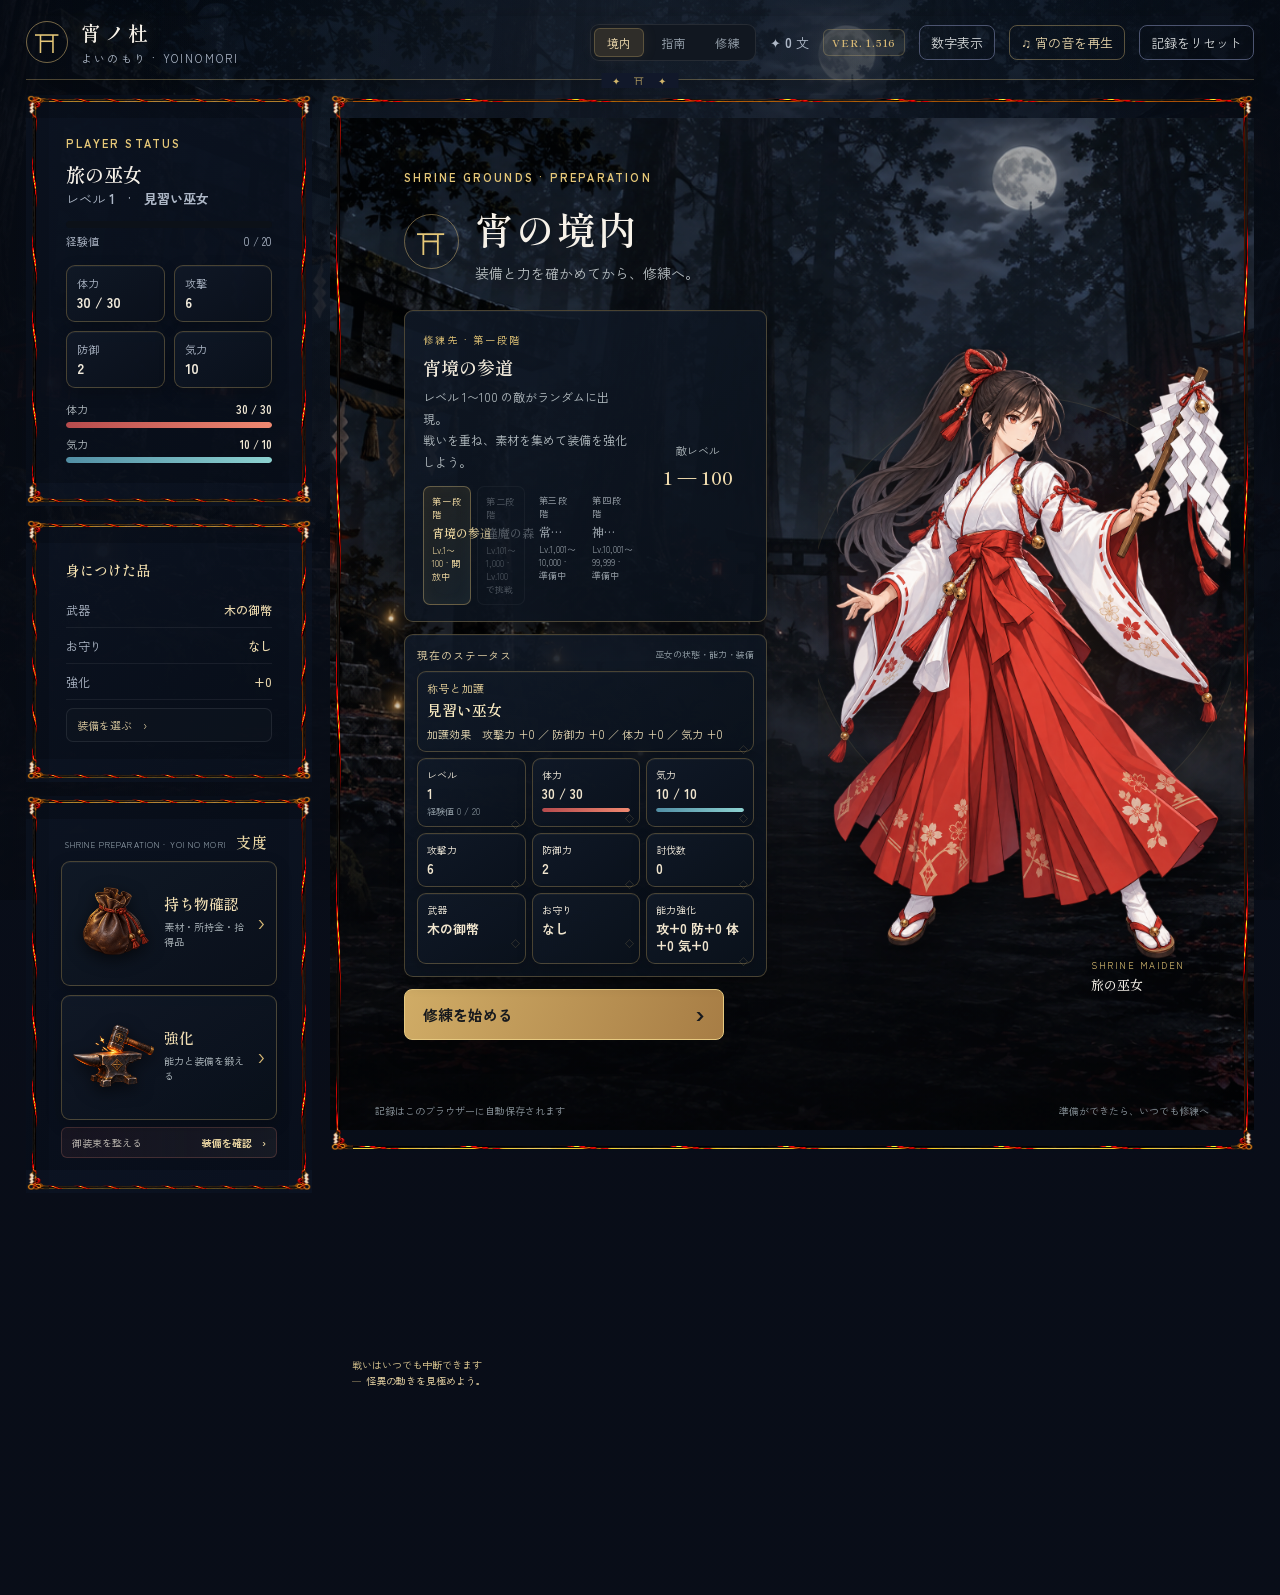
<file: index.html>
<!doctype html>
<html lang="ja">
<head>
<meta charset="utf-8"><meta name="viewport" content="width=device-width,initial-scale=1">
<meta name="theme-color" content="#171b25"><title>宵ノ杜（よいのもり）— 巫女の修練場</title>








<!-- Google tag (gtag.js) -->
<script async src="https://www.googletagmanager.com/gtag/js?id=G-WLFMDF5PNQ"></script>
<script>
  window.dataLayer = window.dataLayer || [];
  function gtag(){dataLayer.push(arguments);}
  gtag('js', new Date());
  gtag('config', 'G-WLFMDF5PNQ');
</script><link rel="stylesheet" href="styles.css?v=1.516"></head>
<body data-screen="prep" data-prep-view="home"><div class="wrap">
<header class="top"><div class="brand"><div class="crest">⛩</div><div><h1>宵ノ杜</h1><small>よいのもり · YOINOMORI</small></div></div><div class="top-right"><nav class="screen-tabs"><button class="screen-tab active" data-screen-go="prep">境内</button><button class="screen-tab" data-prep-open="guide">指南</button><button class="screen-tab" data-screen-go="battle">修練</button></nav><span>✦ <b id="coins">0</b> 文</span><span class="version-tag" aria-label="ゲームバージョン">VER. 1.516</span><button class="save" id="numberSettingsOpen" aria-expanded="false">数字表示</button><button class="save" id="soundToggle" aria-pressed="false">♫ 宵の音を再生</button><button class="save" id="reset">記録をリセット</button></div></header><section class="number-settings" id="numberSettings" hidden aria-label="数値表示の設定"><div class="number-settings-title"><b>数値表示</b><button type="button" id="numberSettingsClose" aria-label="閉じる">×</button></div><label>表示方法<select id="numberDisplayMode"><option value="compact">省略（上位8桁・日本式単位）</option><option value="full">全桁表示</option></select></label><label id="numberFullFormatRow" hidden>全桁の形式<select id="numberFullFormat"><option value="japanese">日本式（万・億・兆）</option><option value="comma">3桁カンマ（10,000）</option></select></label></section>
<div class="layout"><aside class="side">
<section class="card profile"><div class="eyebrow">PLAYER STATUS</div><h2>旅の巫女</h2><div class="level">レベル <b id="level">1</b><span class="divinity-count" id="sideDivinityCount" hidden></span>　·　<b id="shrineTitle">見習い巫女</b></div><div class="xpbar"><i id="xpfill"></i></div><div class="minor"><span>経験値</span><span id="xptext">0 / 20</span></div><div class="stats"><div class="stat"><span>体力</span><b id="statHp">30 / 30</b></div><div class="stat"><span>攻撃</span><b id="statAtk">6</b></div><div class="stat"><span>防御</span><b id="statDef">2</b></div><div class="stat"><span>気力</span><b id="statMp">10</b></div></div><div class="vitals"><div><span>体力</span><b id="hpValue">30 / 30</b></div><div class="vitalbar hp"><i id="hpbarFill"></i></div><div><span>気力</span><b id="mpValue">10 / 10</b></div><div class="vitalbar mp"><i id="mpbarFill"></i></div></div></section>
<section class="card"><h3 class="section-title">身につけた品</h3><div class="gear-row"><span>武器</span><b id="weapon">木の御幣</b></div><div class="gear-row"><span>お守り</span><b id="charm">なし</b></div><div class="gear-row"><span>強化</span><b id="upgrade">+0</b></div><button class="side-action shrine-only" data-prep-open="equipment">装備を選ぶ　›</button></section>
<section class="prep-preparation shrine-only" aria-label="支度"><div class="prep-preparation-head"><span>SHRINE PREPARATION · YOI NO MORI</span><h3>支度</h3></div><div class="prep-shortcuts"><button class="prep-card prep-card-bag" data-prep-open="materials"><img src="assets/ui/leather-pouch.png" alt="革袋"><span class="prep-card-copy"><b>持ち物確認</b><small>素材・所持金・拾得品</small></span><i aria-hidden="true">›</i></button><button class="prep-card prep-card-forge" data-prep-open="enhancement"><img src="assets/ui/forge-anvil.png" alt="鍛冶の金床と槌"><span class="prep-card-copy"><b>強化</b><small>能力と装備を鍛える</small></span><i aria-hidden="true">›</i></button></div><button class="prep-equipment-link divinity-prep-link" id="divinityOpen" hidden><span>神へと至る道</span><b>神格化　✦</b></button><button class="prep-equipment-link" data-prep-open="equipment"><span>御装束を整える</span><b>装備を確認　›</b></button></section>
</aside><main class="main">
<section class="prep-screen" id="prepScreen"><div class="prep-copy"><div class="eyebrow">SHRINE GROUNDS · PREPARATION</div><div class="prep-title"><span class="prep-seal">⛩</span><div><h2>宵の境内</h2><p>装備と力を確かめてから、修練へ。</p></div></div><div class="course-panel"><div class="course-copy"><span class="course-label">修練先 · 第一段階</span><h3>宵境の参道</h3><p>レベル 1〜100 の敵がランダムに出現。<br>戦いを重ね、素材を集めて装備を強化しよう。</p><div class="course-ranks" aria-label="修練先の四段階"><button type="button" class="current" data-course-select="1"><small>第一段階</small><b>宵境の参道</b><em>Lv.1〜100 · 開放中</em></button><button type="button" data-course-select="2"><small>第二段階</small><b>逢魔の森</b><em>Lv.101〜1,000 · Lv.100で挑戦</em></button><span><small>第三段階</small><b>常夜の奥社</b><em>Lv.1,001〜10,000 · 準備中</em></span><span><small>第四段階</small><b>神代の幽世</b><em>Lv.10,001〜99,999 · 準備中</em></span></div></div><div class="course-range"><span>敵レベル</span><strong>1 — 100</strong></div></div><section class="prep-status" aria-label="現在のステータス"><div class="prep-status-head"><span>現在のステータス</span><small>巫女の状態・能力・装備</small></div><div class="prep-status-grid"><div class="prep-stat title-stat"><span>称号と加護</span><b id="prepTitleValue">見習い巫女</b><small id="titleBuffValue">称号による能力補正なし</small></div><div class="prep-stat"><span>レベル</span><b id="prepLevelValue">1</b><small class="divinity-count" id="prepDivinityCount" hidden></small><small>経験値 <span id="prepXpValue">0 / 20</span></small></div><div class="prep-stat"><span>体力</span><b id="prepHpValue">30 / 30</b><i class="prep-stat-bar hp"><i id="prepHpFill"></i></i></div><div class="prep-stat"><span>気力</span><b id="prepMpValue">10 / 10</b><i class="prep-stat-bar mp"><i id="prepMpFill"></i></i></div><div class="prep-stat"><span>攻撃力</span><b id="prepAtkValue">6</b></div><div class="prep-stat"><span>防御力</span><b id="prepDefValue">2</b></div><div class="prep-stat"><span>討伐数</span><b id="prepWinsValue">0</b></div><div class="prep-stat"><span>武器</span><b id="prepWeaponValue">木の御幣</b></div><div class="prep-stat"><span>お守り</span><b id="prepCharmValue">なし</b></div><div class="prep-stat"><span>能力強化</span><b id="prepUpgradeValue">攻+0 防+0 体+0 気+0</b></div></div></section><button class="enter-training" id="enterTraining">修練を始める <span>›</span></button></div><div class="prep-art"><div class="art-halo"></div><img src="assets/miko.png" alt="御幣を手にした旅の巫女"><div class="nameplate"><span>SHRINE MAIDEN</span><b>旅の巫女</b></div></div><div class="prep-bottom"><span>記録はこのブラウザーに自動保存されます</span><span>準備ができたら、いつでも修練へ</span></div></section>
<section class="prep-panel guide-panel" id="guidePanel" hidden><div class="panel-head"><div><div class="eyebrow">SHRINE · GUIDE</div><h2>指南</h2><p>宵ノ杜での修練と、戦いの基本。</p></div><button class="back-home" data-prep-home>境内へ戻る</button></div><div class="guide-accordions"><details><summary>宵ノ杜での目的</summary><p>修練で怪異と戦い、経験値や文、素材、装備を集めましょう。集めた品で巫女の能力や装備を整え、さらに強い怪異へ挑みます。</p></details><details><summary>戦闘の三すくみ</summary><p>敵の予兆を見て行動を選びます。強烈な攻撃には「防御」、通常攻撃には「破魔の舞」、小細工には「攻撃」が有効です。相手の行動に合った選択で戦いを有利に進めましょう。</p></details><details><summary>戦闘コマンド</summary><p>「攻撃」は基本の一撃。「防御」は強烈な攻撃を受け止めます。「破魔の舞」は通常攻撃をかわしながら反撃します。「祈り」は気力を使って体力を回復します。危険を感じた時は「逃走」を選べますが、その戦いの報酬は得られません。</p></details><details><summary>装備と合成</summary><p>怪異から得た武器やお守りは、境内の装備画面で確認・装備できます。自分のレベル帯を超える装備は身につけられません。同じ装備を得ると自動で合成され、合成Lv.に応じた補正が加わります。補正率は合成Lv.ごとに1%で、装備の素の能力値の横に加算値として表示されます。</p></details><details><summary>素材と強化</summary><p>修練で集めた素材は「支度」から持ち物を確認できます。基礎能力の強化と装備の強化では必要な素材が異なります。装備を強化する際は素材に加えて文も使います。</p></details><details><summary>修練先</summary><p>第一段階「宵境の参道」ではレベル1〜100の怪異と戦います。第二段階「逢魔の森」はレベル100で挑戦でき、初回のレベル101の怪異を倒すと以後も選べるようになります。</p></details><details><summary>記録の保存</summary><p>修練の記録は、このブラウザーに自動保存されます。同じブラウザーで続きを遊べます。</p></details></div></section><section class="prep-panel" id="equipmentPanel" hidden><div class="panel-head"><div><div class="eyebrow">SHRINE · EQUIPMENT</div><h2>装備を選ぶ</h2><p>品物を選び、内容を確認してから装備します。</p></div><button class="back-home" data-prep-home>境内へ戻る</button></div><div class="equipment-workspace"><div class="equipment-owned"><h3>持っている装備</h3><div id="equipmentPanelList" class="equipment-panel-list"></div></div><div class="equipment-detail"><div class="detail-emblem">御</div><div class="eyebrow">SELECTED ITEM</div><h3 id="selectedGearName">装備を選択してください</h3><p id="selectedGearInfo">選んだ装備の性能と装着先をここで確認できます。</p><div class="current-loadout"><span>現在の武器 <b id="panelWeapon">木の御幣</b></span><span>現在のお守り <b id="panelCharm">なし</b></span></div><button id="equipConfirm" class="panel-primary" disabled>この装備を身につける</button></div></div></section>
<section class="prep-panel" id="materialsPanel" hidden><div class="panel-head"><div><div class="eyebrow">SHRINE · INVENTORY</div><h2>持ち物</h2><p>修練で集めた素材と装備品を確認します。</p></div><button class="back-home" data-prep-home>境内へ戻る</button></div><div class="material-summary"><div><span>所持素材</span><b id="materialTotalValue">0 個</b></div><div><span>所持金</span><b id="materialCoinsValue">0 文</b></div></div><h3 class="panel-section-title">収集した素材</h3><div id="materialsList" class="materials-list"></div></section>
<section class="prep-panel" id="enhancementPanel" hidden><div class="panel-head"><div><div class="eyebrow">SHRINE · ENHANCEMENT</div><h2>能力・装備を強化</h2><p>強化項目ごとの専用素材を使います。基礎能力の強化に文は必要ありません。</p></div><button class="back-home" data-prep-home>境内へ戻る</button></div><div class="enhancement-workspace"><div class="enhancement-visual"><img src="assets/enhancement-offering.png" alt="能力や装備の強化に使う霊妙な素材"><span>社に奉じられた強化素材</span></div><div class="enhancement-form"><label for="enhanceTarget">強化する項目</label><select id="enhanceTarget"><optgroup label="基礎能力"><option value="attack">攻撃力</option><option value="defense">防御力</option><option value="vitality">体力上限</option><option value="focus">気力上限</option></optgroup><optgroup label="装備品"><option value="weapon">装備中の武器</option><option value="charm">装備中のお守り</option></optgroup></select><div class="enhance-info" id="enhanceInfo"></div><button id="enhance" class="panel-primary">この強化を行う</button></div></div></section>
<div class="heading"><div><div class="eyebrow" id="trainingCourseEyebrow">STAGE 01</div><h2 id="trainingCourseTitle">宵境の参道</h2></div><p id="trainingCourseRange">敵の目安　レベル 1〜100</p></div>
<div class="battle-log-layout"><section class="battle" id="battle"><div class="battle-top"><div class="battle-tag">⛩　境内・宵の刻</div><div id="enemyInfo" class="enemy-info" hidden><h3 id="enemyName"></h3><small id="enemyLevel" class="enemy-level"></small><div class="bar"><i id="enemyHpFill"></i></div><div class="enemy-hp-label"><span>体力</span><span id="enemyHpText"></span></div></div></div><div class="battle-vitals"><div class="fight-vital"><div><span>体力</span><b id="battleHpValue">30 / 30</b></div><div class="vitalbar hp"><i id="battleHpBar"></i></div></div><div class="fight-vital"><div><span>気力</span><b id="battleMpValue">10 / 10</b></div><div class="vitalbar mp"><i id="battleMpBar"></i></div></div><div class="fight-stat"><span>攻撃力</span><b id="battleAtkValue">6</b></div><div class="fight-stat"><span>防御力</span><b id="battleDefValue">2</b></div></div><img class="miko-art" src="assets/miko.png" alt="白衣に朱の袴を着た巫女、御幣を構えている"><div id="idle" class="stage"><div class="idle-stage"><button class="start restart-training" id="begin" aria-label="続けて修練する">連戦する　›</button><h3>修練の合間</h3><p>体力と気力を確かめ、次の敵に備えよう。<br>境内へ戻って装備を整えることもできます。</p></div></div><div id="activeStage" class="stage" hidden><img class="enemy-art" id="enemyArt" src="assets/enemies/oni.png" alt="野良鬼"><div class="intent" id="intent">敵の様子をうかがっている</div></div><div class="battle-bottom"><span>連勝　<b id="streak">0</b></span></div></section><div id="log" class="battle-log" aria-live="polite"><div id="turnMsg" class="battle-callout">戦いはいつでも中断できます</div><div id="logs"><div class="logline"><span>—</span>怪異の動きを見極めよう。</div></div></div></div>
<section class="combat-ui"><div class="commands"><div class="command-head"><h3>行動を選ぶ</h3><span>気力　<b id="mpNow">10</b> / <span id="mpMax">10</span></span></div><div class="cmdgrid"><button class="cmd" data-action="attack"><span class="ico">⚔️</span><span><b>攻撃</b><small>素早い一撃</small></span></button><button class="cmd" data-action="skill"><span class="ico">🌸</span><span><b>破魔の舞</b><small>気力 4 · 破魔の力で攻める</small></span></button><button class="cmd" data-action="guard"><span class="ico">⛨</span><span><b>守る</b><small>身を守り、次の傷を抑える</small></span></button><button class="cmd" data-action="pray"><span class="ico">📿</span><span><b>祈る</b><small>体力を回復 · 気力 3</small></span></button><button class="cmd" id="fleeCommand" data-action="flee" disabled><span class="ico">↩</span><span><b>逃走</b><small>戦闘を中断 · 報酬なし</small></span></button></div></div></section>
<div class="foot">宵ノ杜　—　終わりなき修練のはじまり</div></main></div></div><div class="divinity-modal" id="divinityModal" hidden role="dialog" aria-modal="true" aria-labelledby="divinityTitle"><button class="divinity-backdrop" id="divinityCloseBackdrop" aria-label="閉じる"></button><section class="divinity-dialog"><button class="divinity-close" id="divinityClose" aria-label="閉じる">×</button><span class="divinity-kicker">神へと至る道</span><h2 id="divinityTitle">神格化</h2><p>レベル1から育成をやり直し、体力・気力・攻撃・防御の一部を永続加護として引き継ぎます。装備・素材・文・通常強化は保持されます。重ねるほど能力が伸び続けます。</p><div class="divinity-rate" id="divinityRate">今のレベルだと 5.0% 引き継がれます。神格化前のレベルが高いほど、引継ぎ率が高まります。</div><div class="divinity-preview-stats"><span>神格化後 <b>レベル1から再育成</b></span><span>今回の引継ぎ <b id="divinityGainText">体力 +1 · 気力 +1 · 攻撃 +1 · 防御 +1</b></span></div><button class="divinity-prepare" id="divinityPrepare">神格化を選ぶ</button><div class="divinity-confirm" id="divinityConfirm" hidden><b>神格化を実行しますか？</b><span>レベルと経験値は1からの育成に戻ります。能力の加護とこれまでの所持品は引き継がれます。</span><div><button id="divinityCancel">実行しない</button><button id="divinityExecute">実行する</button></div></div></section></div><div class="toast" id="toast"></div>
<script src="game.js?v=1.516" defer></script></body></html>
</file>
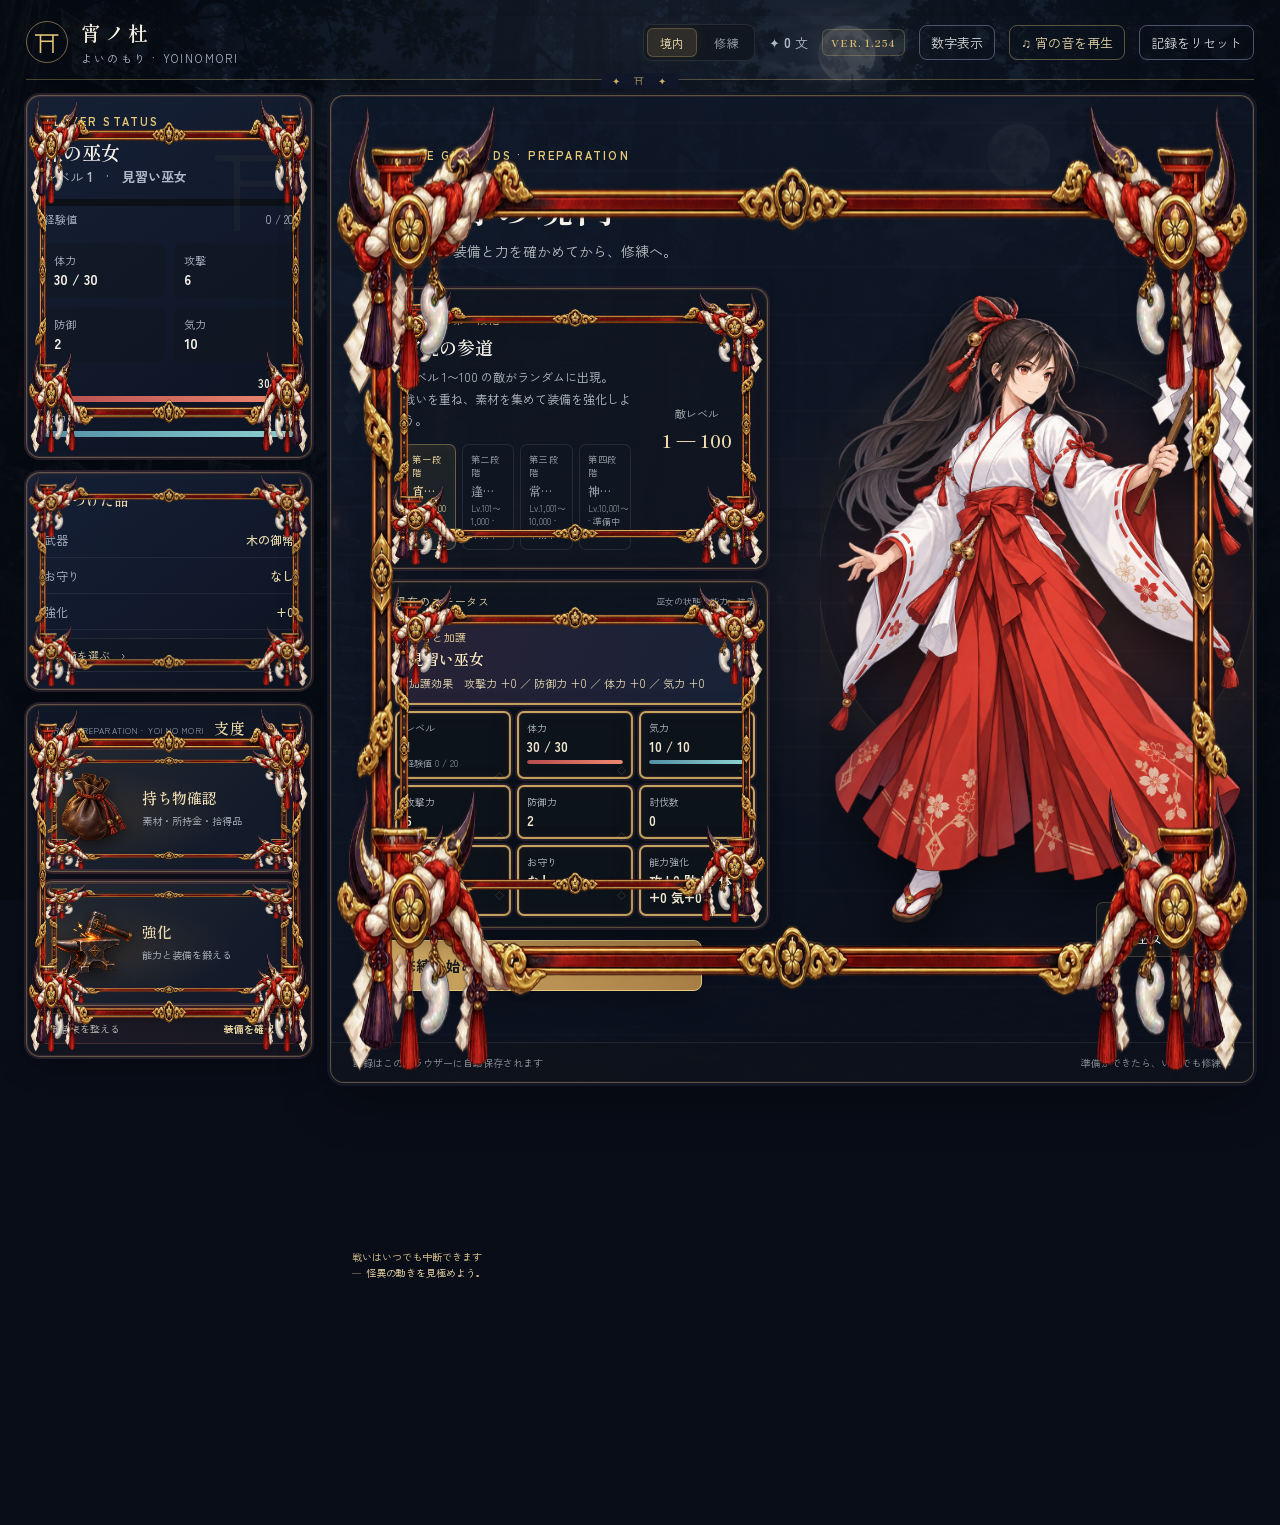
<file: assets/index.html>
<!doctype html>
<html lang="ja">
<head>
<meta charset="utf-8"><meta name="viewport" content="width=device-width,initial-scale=1">
<meta name="theme-color" content="#171b25"><title>宵ノ杜（よいのもり）— 巫女の修練場</title>








<link rel="stylesheet" href="styles.css">
</head>
<body data-screen="prep" data-prep-view="home"><div class="wrap">
<header class="top"><div class="brand"><div class="crest">⛩</div><div><h1>宵ノ杜</h1><small>よいのもり · YOINOMORI</small></div></div><div class="top-right"><nav class="screen-tabs"><button class="screen-tab active" data-screen-go="prep">境内</button><button class="screen-tab" data-screen-go="battle">修練</button></nav><span>✦ <b id="coins">0</b> 文</span><span class="version-tag" aria-label="ゲームバージョン">VER. 1.254</span><button class="save" id="numberSettingsOpen" aria-expanded="false">数字表示</button><button class="save" id="soundToggle" aria-pressed="false">♫ 宵の音を再生</button><button class="save" id="reset">記録をリセット</button></div></header><section class="number-settings" id="numberSettings" hidden aria-label="数値表示の設定"><div class="number-settings-title"><b>数値表示</b><button type="button" id="numberSettingsClose" aria-label="閉じる">×</button></div><label>表示方法<select id="numberDisplayMode"><option value="compact">省略（上位8桁・日本式単位）</option><option value="full">全桁表示</option></select></label><label id="numberFullFormatRow" hidden>全桁の形式<select id="numberFullFormat"><option value="japanese">日本式（万・億・兆）</option><option value="comma">3桁カンマ（10,000）</option></select></label></section>
<div class="layout"><aside class="side">
<section class="card profile"><div class="eyebrow">PLAYER STATUS</div><h2>旅の巫女</h2><div class="level">レベル <b id="level">1</b>　·　<b id="shrineTitle">見習い巫女</b></div><div class="xpbar"><i id="xpfill"></i></div><div class="minor"><span>経験値</span><span id="xptext">0 / 20</span></div><div class="stats"><div class="stat"><span>体力</span><b id="statHp">30 / 30</b></div><div class="stat"><span>攻撃</span><b id="statAtk">6</b></div><div class="stat"><span>防御</span><b id="statDef">2</b></div><div class="stat"><span>気力</span><b id="statMp">10</b></div></div><div class="vitals"><div><span>体力</span><b id="hpValue">30 / 30</b></div><div class="vitalbar hp"><i id="hpbarFill"></i></div><div><span>気力</span><b id="mpValue">10 / 10</b></div><div class="vitalbar mp"><i id="mpbarFill"></i></div></div></section>
<section class="card"><h3 class="section-title">身につけた品</h3><div class="gear-row"><span>武器</span><b id="weapon">木の御幣</b></div><div class="gear-row"><span>お守り</span><b id="charm">なし</b></div><div class="gear-row"><span>強化</span><b id="upgrade">+0</b></div><button class="side-action shrine-only" data-prep-open="equipment">装備を選ぶ　›</button></section>
<section class="prep-preparation shrine-only" aria-label="支度"><div class="prep-preparation-head"><span>SHRINE PREPARATION · YOI NO MORI</span><h3>支度</h3></div><div class="prep-shortcuts"><button class="prep-card prep-card-bag" data-prep-open="materials"><img src="assets/ui/leather-pouch.png" alt="革袋"><span class="prep-card-copy"><b>持ち物確認</b><small>素材・所持金・拾得品</small></span><i aria-hidden="true">›</i></button><button class="prep-card prep-card-forge" data-prep-open="enhancement"><img src="assets/ui/forge-anvil.png" alt="鍛冶の金床と槌"><span class="prep-card-copy"><b>強化</b><small>能力と装備を鍛える</small></span><i aria-hidden="true">›</i></button></div><button class="prep-equipment-link" data-prep-open="equipment"><span>御装束を整える</span><b>装備を確認　›</b></button></section>
</aside><main class="main">
<section class="prep-screen" id="prepScreen"><div class="prep-copy"><div class="eyebrow">SHRINE GROUNDS · PREPARATION</div><div class="prep-title"><span class="prep-seal">⛩</span><div><h2>宵の境内</h2><p>装備と力を確かめてから、修練へ。</p></div></div><div class="course-panel"><div class="course-copy"><span class="course-label">修練先 · 第一段階</span><h3>宵境の参道</h3><p>レベル 1〜100 の敵がランダムに出現。<br>戦いを重ね、素材を集めて装備を強化しよう。</p><div class="course-ranks" aria-label="修練先の四段階"><span class="current"><small>第一段階</small><b>宵境の参道</b><em>Lv.1〜100 · 開放中</em></span><span><small>第二段階</small><b>逢魔の森</b><em>Lv.101〜1,000 · 準備中</em></span><span><small>第三段階</small><b>常夜の奥社</b><em>Lv.1,001〜10,000 · 準備中</em></span><span><small>第四段階</small><b>神代の幽世</b><em>Lv.10,001〜 · 準備中</em></span></div></div><div class="course-range"><span>敵レベル</span><strong>1 — 100</strong></div></div><section class="prep-status" aria-label="現在のステータス"><div class="prep-status-head"><span>現在のステータス</span><small>巫女の状態・能力・装備</small></div><div class="prep-status-grid"><div class="prep-stat title-stat"><span>称号と加護</span><b id="prepTitleValue">見習い巫女</b><small id="titleBuffValue">称号による能力補正なし</small></div><div class="prep-stat"><span>レベル</span><b id="prepLevelValue">1</b><small>経験値 <span id="prepXpValue">0 / 20</span></small></div><div class="prep-stat"><span>体力</span><b id="prepHpValue">30 / 30</b><i class="prep-stat-bar hp"><i id="prepHpFill"></i></i></div><div class="prep-stat"><span>気力</span><b id="prepMpValue">10 / 10</b><i class="prep-stat-bar mp"><i id="prepMpFill"></i></i></div><div class="prep-stat"><span>攻撃力</span><b id="prepAtkValue">6</b></div><div class="prep-stat"><span>防御力</span><b id="prepDefValue">2</b></div><div class="prep-stat"><span>討伐数</span><b id="prepWinsValue">0</b></div><div class="prep-stat"><span>武器</span><b id="prepWeaponValue">木の御幣</b></div><div class="prep-stat"><span>お守り</span><b id="prepCharmValue">なし</b></div><div class="prep-stat"><span>能力強化</span><b id="prepUpgradeValue">攻+0 防+0 体+0 気+0</b></div></div></section><button class="enter-training" id="enterTraining">修練を始める <span>›</span></button></div><div class="prep-art"><div class="art-halo"></div><img src="assets/miko.png" alt="御幣を手にした旅の巫女"><div class="nameplate"><span>SHRINE MAIDEN</span><b>旅の巫女</b></div></div><div class="prep-bottom"><span>記録はこのブラウザーに自動保存されます</span><span>準備ができたら、いつでも修練へ</span></div></section>
<section class="prep-panel" id="equipmentPanel" hidden><div class="panel-head"><div><div class="eyebrow">SHRINE · EQUIPMENT</div><h2>装備を選ぶ</h2><p>品物を選び、内容を確認してから装備します。</p></div><button class="back-home" data-prep-home>境内へ戻る</button></div><div class="equipment-workspace"><div class="equipment-owned"><h3>持っている装備</h3><div id="equipmentPanelList" class="equipment-panel-list"></div></div><div class="equipment-detail"><div class="detail-emblem">御</div><div class="eyebrow">SELECTED ITEM</div><h3 id="selectedGearName">装備を選択してください</h3><p id="selectedGearInfo">選んだ装備の性能と装着先をここで確認できます。</p><div class="current-loadout"><span>現在の武器 <b id="panelWeapon">木の御幣</b></span><span>現在のお守り <b id="panelCharm">なし</b></span></div><button id="equipConfirm" class="panel-primary" disabled>この装備を身につける</button></div></div></section>
<section class="prep-panel" id="materialsPanel" hidden><div class="panel-head"><div><div class="eyebrow">SHRINE · INVENTORY</div><h2>持ち物</h2><p>修練で集めた素材と装備品を確認します。</p></div><button class="back-home" data-prep-home>境内へ戻る</button></div><div class="material-summary"><div><span>所持素材</span><b id="materialTotalValue">0 個</b></div><div><span>所持金</span><b id="materialCoinsValue">0 文</b></div></div><h3 class="panel-section-title">収集した素材</h3><div id="materialsList" class="materials-list"></div></section>
<section class="prep-panel" id="enhancementPanel" hidden><div class="panel-head"><div><div class="eyebrow">SHRINE · ENHANCEMENT</div><h2>能力・装備を強化</h2><p>強化項目ごとの専用素材を使います。基礎能力の強化に文は必要ありません。</p></div><button class="back-home" data-prep-home>境内へ戻る</button></div><div class="enhancement-workspace"><div class="enhancement-visual"><img src="assets/enhancement-offering.png" alt="能力や装備の強化に使う霊妙な素材"><span>社に奉じられた強化素材</span></div><div class="enhancement-form"><label for="enhanceTarget">強化する項目</label><select id="enhanceTarget"><optgroup label="基礎能力"><option value="attack">攻撃力</option><option value="defense">防御力</option><option value="vitality">体力上限</option><option value="focus">気力上限</option></optgroup><optgroup label="装備品"><option value="weapon">装備中の武器</option><option value="charm">装備中のお守り</option></optgroup></select><div class="enhance-info" id="enhanceInfo"></div><button id="enhance" class="panel-primary">この強化を行う</button></div></div></section>
<div class="heading"><div><div class="eyebrow">TRAINING GROUNDS · 01</div><h2>初級コース</h2></div><p>敵の目安　レベル 1〜100</p></div>
<div class="battle-log-layout"><section class="battle" id="battle"><div class="battle-top"><div class="battle-tag">⛩　境内・宵の刻</div><div id="enemyInfo" class="enemy-info" hidden><h3 id="enemyName"></h3><small id="enemyLevel" class="enemy-level"></small><div class="bar"><i id="enemyHpFill"></i></div><div class="enemy-hp-label"><span>体力</span><span id="enemyHpText"></span></div></div></div><div class="battle-vitals"><div class="fight-vital"><div><span>体力</span><b id="battleHpValue">30 / 30</b></div><div class="vitalbar hp"><i id="battleHpBar"></i></div></div><div class="fight-vital"><div><span>気力</span><b id="battleMpValue">10 / 10</b></div><div class="vitalbar mp"><i id="battleMpBar"></i></div></div><div class="fight-stat"><span>攻撃力</span><b id="battleAtkValue">6</b></div><div class="fight-stat"><span>防御力</span><b id="battleDefValue">2</b></div></div><img class="miko-art" src="assets/miko.png" alt="白衣に朱の袴を着た巫女、御幣を構えている"><div id="idle" class="stage"><div class="idle-stage"><button class="start restart-training" id="begin" aria-label="続けて修練する">連戦する　›</button><h3>修練の合間</h3><p>体力と気力を確かめ、次の敵に備えよう。<br>境内へ戻って装備を整えることもできます。</p></div></div><div id="activeStage" class="stage" hidden><img class="enemy-art" id="enemyArt" src="assets/enemies/oni.png" alt="野良鬼"><div class="intent" id="intent">敵の様子をうかがっている</div></div><div class="battle-bottom"><span>連勝　<b id="streak">0</b></span></div></section><div id="log" class="battle-log" aria-live="polite"><div id="turnMsg" class="battle-callout">戦いはいつでも中断できます</div><div id="logs"><div class="logline"><span>—</span>怪異の動きを見極めよう。</div></div></div></div>
<section class="combat-ui"><div class="commands"><div class="command-head"><h3>行動を選ぶ</h3><span>気力　<b id="mpNow">10</b> / <span id="mpMax">10</span></span></div><div class="cmdgrid"><button class="cmd" data-action="attack"><span class="ico">⚔️</span><span><b>攻撃</b><small>素早い一撃</small></span></button><button class="cmd" data-action="skill"><span class="ico">🌸</span><span><b>破魔の舞</b><small>気力 4 · 破魔の力で攻める</small></span></button><button class="cmd" data-action="guard"><span class="ico">⛨</span><span><b>守る</b><small>身を守り、次の傷を抑える</small></span></button><button class="cmd" data-action="pray"><span class="ico">📿</span><span><b>祈る</b><small>体力を回復 · 気力 3</small></span></button><button class="cmd" id="fleeCommand" data-action="flee" disabled><span class="ico">↩</span><span><b>逃走</b><small>戦闘を中断 · 報酬なし</small></span></button></div></div></section>
<div class="foot">宵ノ杜　—　終わりなき修練のはじまり</div></main></div></div><div class="toast" id="toast"></div>
<script src="game.js" defer></script></body></html>
</file>
<file: styles.css>
@import url('https://fonts.googleapis.com/css2?family=Zen+Kaku+Gothic+New:wght@400;500;700;900&family=Shippori+Mincho:wght@500;600;700&display=swap');
:root{--bg:#10141c;--panel:#1a202b;--panel2:#202936;--line:#35404d;--muted:#9ba6b1;--text:#f2eee5;--red:#cb5b59;--gold:#d7b875;--green:#84b89b;--blue:#83a9c9}*{box-sizing:border-box}body{margin:0;background:radial-gradient(ellipse at 50% -10%,#303744 0,#171c26 38%,#10141c 75%);color:var(--text);font:15px 'Zen Kaku Gothic New',sans-serif;min-height:100vh}button{font:inherit;color:inherit;cursor:pointer}.wrap{max-width:1180px;margin:auto;padding:22px 28px 48px}.top{display:flex;align-items:center;justify-content:space-between;border-bottom:1px solid #ffffff18;padding:5px 0 19px}.brand{display:flex;align-items:center;gap:13px}.crest{width:42px;height:42px;border:1px solid #d7b87588;border-radius:50%;display:grid;place-items:center;color:var(--gold);font-size:25px}.brand h1{font:600 20px 'Shippori Mincho',serif;letter-spacing:.18em;margin:0}.brand small{display:block;color:var(--muted);font-size:11px;letter-spacing:.2em;margin-top:3px}.top-right{display:flex;align-items:center;gap:14px;color:var(--muted);font-size:13px}.save{border:1px solid var(--line);background:none;padding:7px 11px;border-radius:8px;color:#d4d8d9}.layout{display:grid;grid-template-columns:260px minmax(0,1fr);gap:20px;margin-top:20px}.side{display:flex;flex-direction:column;gap:14px}.card{background:linear-gradient(145deg,#202733,#191f29);border:1px solid #ffffff13;border-radius:13px;padding:17px;box-shadow:0 12px 35px #0002}.profile{position:relative;overflow:hidden}.profile:after{content:'⛩';position:absolute;right:-5px;top:18px;font-size:101px;color:#d7b8750b}.eyebrow{font-size:11px;letter-spacing:.2em;color:var(--gold);font-weight:700}.profile h2{font:600 19px 'Shippori Mincho',serif;margin:9px 0 2px}.level{color:var(--muted);font-size:13px}.xpbar,.bar{height:7px;border-radius:8px;background:#0c1118;overflow:hidden}.xpbar{margin:13px 0 5px}.xpbar i,.bar i{display:block;height:100%;background:linear-gradient(90deg,#ae8053,#e2c986);border-radius:8px;transition:width .3s}.minor{font-size:11px;color:var(--muted);display:flex;justify-content:space-between}.stats{display:grid;grid-template-columns:1fr 1fr;gap:9px;margin-top:16px}.stat{background:#11172088;padding:9px 10px;border-radius:8px}.stat span{display:block;color:var(--muted);font-size:11px}.stat b{font-size:16px}.section-title{font:600 14px 'Shippori Mincho',serif;margin:0 0 12px}.gear-row{display:flex;justify-content:space-between;padding:9px 0;border-bottom:1px solid #ffffff10;font-size:12px}.gear-row:last-child{border:0;padding-bottom:0}.gear-row span{color:var(--muted)}.gear-row b{color:#e9d7ac;font-weight:500}.inventory{font-size:12px;color:var(--muted);line-height:1.8}.main{min-width:0}.heading{display:flex;justify-content:space-between;align-items:end;margin:2px 2px 13px}.heading h2{font:600 22px 'Shippori Mincho',serif;margin:3px 0 0}.heading p{margin:0;color:var(--muted);font-size:12px}.course{display:flex;align-items:center;gap:11px}.course-mark{color:var(--gold);font-size:23px;border:1px solid #d7b87555;border-radius:9px;padding:5px 10px}.battle{min-height:368px;position:relative;overflow:hidden;background:linear-gradient(180deg,#252c35 0%,#252b32 46%,#35302a 100%);border:1px solid #ffffff17;border-radius:14px}.battle:before{content:'';position:absolute;inset:0;background:radial-gradient(ellipse at 50% 90%,#c69b572b,transparent 44%),linear-gradient(0deg,#10141caa,transparent 43%);pointer-events:none}.battle-top{position:relative;z-index:1;display:flex;justify-content:space-between;align-items:flex-start;padding:18px}.battle-tag{background:#10141caa;border:1px solid #ffffff1c;border-radius:20px;padding:6px 11px;font-size:11px;color:#d9d6ce}.enemy-info{width:220px;margin-left:auto;text-align:right}.enemy-info h3{font:600 17px 'Shippori Mincho',serif;margin:0 0 5px}.enemy-info small{color:#bbc1c2;font-size:11px}.bar{height:6px;margin-top:9px;background:#13171b}.bar i{background:linear-gradient(90deg,#b84e4c,#e17465)}.enemy-hp-label{display:flex;justify-content:space-between;font-size:11px;margin-top:4px;color:#d7d6d1}.stage{position:absolute;inset:65px 0 46px;display:grid;place-items:center}.enemy-art{font-size:116px;filter:drop-shadow(0 12px 17px #0007);animation:float 3.4s ease-in-out infinite;user-select:none}.enemy-art.hit{animation:shake .27s}.@keyframes float{50%{transform:translateY(-7px)}}@keyframes shake{25%{transform:translateX(-12px)}75%{transform:translateX(12px)}}.intent{position:absolute;z-index:1;bottom:15px;left:50%;transform:translateX(-50%);white-space:nowrap;background:#111720dc;border:1px solid #ffffff20;padding:8px 14px;border-radius:20px;font-size:12px;color:#e5d7b8}.idle-stage{text-align:center;max-width:390px;z-index:1}.idle-stage .seal{font-size:73px;color:#d7b8756b;line-height:1}.idle-stage h3{font:600 20px 'Shippori Mincho',serif;margin:7px}.idle-stage p{color:#b8bdc0;font-size:13px;line-height:1.8}.start{margin-top:9px;background:#b08b52;border:0;color:#16191d;padding:11px 26px;border-radius:8px;font-weight:700;box-shadow:0 4px 18px #0003}.start:hover,.cmd:hover{filter:brightness(1.13);transform:translateY(-1px)}.battle-bottom{position:absolute;z-index:1;bottom:0;left:0;right:0;padding:13px 18px;background:linear-gradient(0deg,#111720e8,#11172000);display:flex;justify-content:space-between;align-items:center;color:#c7c7c1;font-size:12px}.battle-bottom b{color:#f1dcae}.combat-ui{margin-top:13px;display:grid;grid-template-columns:1.1fr 1fr;gap:13px}.commands,.log{background:var(--panel);border:1px solid #ffffff13;border-radius:12px;padding:14px}.command-head{display:flex;justify-content:space-between;align-items:center;margin-bottom:10px}.command-head h3{margin:0;font:600 14px 'Shippori Mincho',serif}.command-head span{font-size:11px;color:var(--muted)}.cmdgrid{display:grid;grid-template-columns:1fr 1fr;gap:8px}.cmd{display:flex;align-items:center;gap:9px;background:#242d39;border:1px solid #ffffff14;border-radius:9px;padding:10px;text-align:left;transition:.15s}.cmd:disabled{opacity:.4;cursor:not-allowed;transform:none}.cmd[data-action="flee"]{grid-column:1/-1;min-height:58px;justify-content:center;border-color:#98585488;background:linear-gradient(110deg,#38272d,#2c2931);font-size:14px}.cmd[data-action="flee"] .ico{color:#f09b87}.cmd .ico{font-size:20px;width:26px;text-align:center}.cmd b{display:block;font-size:12px}.cmd small{display:block;color:var(--muted);font-size:10px;margin-top:2px}.log{height:147px;overflow:hidden}.logline{font-size:12px;line-height:1.65;color:#c2c7c8;padding:3px 0;border-bottom:1px solid #ffffff0b}.logline:first-of-type{color:#f0dba9}.logline span{color:var(--muted);font-size:10px;margin-right:7px}.toast{position:fixed;bottom:20px;left:50%;transform:translate(-50%,20px);background:#282f39;border:1px solid #d7b87566;border-radius:9px;padding:11px 17px;opacity:0;pointer-events:none;transition:.22s;z-index:9;box-shadow:0 8px 25px #0007}.toast.show{opacity:1;transform:translate(-50%,0)}.shake-screen{animation:screen .25s}@keyframes screen{25%{transform:translateX(-3px)}75%{transform:translateX(3px)}}.loot{color:#e8cd8d!important}.foot{text-align:center;color:#69747d;font-size:11px;margin:18px 0 0}
.miko-art{position:absolute;z-index:1;left:13%;bottom:38px;width:132px;height:236px;filter:drop-shadow(0 10px 12px #0006);animation:mikoIdle 3.6s ease-in-out infinite;pointer-events:none}@keyframes mikoIdle{50%{transform:translateY(-4px)}}.miko-art:after{content:''}.battle:has(#activeStage:not([hidden])) .miko-art{animation:mikoReady 1.8s ease-in-out infinite alternate}@keyframes mikoReady{to{transform:translateY(-4px) rotate(-1deg)}}#soundToggle{color:#e5d3a9;border-color:#d7b87566}#soundToggle[aria-pressed="true"]{background:#b08b5230;color:#ffe6a8}.miko-art{left:14%}@media(max-width:780px){.wrap{padding:15px}.layout{grid-template-columns:1fr}.side{display:grid;grid-template-columns:1fr 1fr}.profile{grid-column:1/-1}.battle{min-height:330px}.combat-ui{grid-template-columns:1fr}.log{height:auto;min-height:90px}}@media(max-width:500px){.top-right .save{display:none}.top-right{font-size:11px}.side{grid-template-columns:1fr}.profile{grid-column:auto}.battle{min-height:315px}.enemy-info{width:175px}.enemy-art{font-size:91px}.miko-art{width:98px;height:180px;left:6%;bottom:38px}.idle-stage{max-width:270px;margin-left:36px}.heading{align-items:flex-start;gap:8px}.heading h2{font-size:19px}.heading p{font-size:11px}.course-mark{font-size:19px}.cmd{padding:9px 7px}}


/* Screen layout and game artwork */
.wrap{max-width:1600px;height:100vh;min-height:680px;padding:16px 26px 20px;display:flex;flex-direction:column}.top{flex:none;padding:2px 0 13px}.layout{flex:1;min-height:0;grid-template-columns:286px minmax(0,1fr);gap:18px;margin-top:15px}.side{min-height:0;overflow:auto}.main{min-height:0;display:flex;flex-direction:column;gap:10px}.screen-tabs{display:flex;gap:4px;padding:3px;background:#111720;border:1px solid #ffffff16;border-radius:9px}.screen-tab{border:0;background:transparent;color:#9ba6b1;padding:6px 13px;border-radius:6px;font-size:12px}.screen-tab.active{background:#b08b5230;color:#f1dcae}.prep-screen{position:relative;isolation:isolate;flex:1;min-height:470px;overflow:hidden;display:grid;grid-template-columns:1.06fr .94fr;grid-template-rows:1fr auto;border:1px solid #ffffff18;border-radius:15px;background:radial-gradient(ellipse at 78% 53%,#984f3833,transparent 37%),radial-gradient(ellipse at 22% 84%,#bb9b5724,transparent 50%),linear-gradient(135deg,#252b32,#171b23 70%);box-shadow:0 18px 50px #0003}.prep-screen:before{content:'';position:absolute;inset:0;z-index:-1;opacity:.35;background:repeating-linear-gradient(0deg,transparent 0 46px,#d9c38a0d 47px 48px)}.prep-copy{align-self:center;padding:clamp(24px,4vw,60px);z-index:2}.prep-title{display:flex;gap:16px;align-items:center;margin:15px 0 27px}.prep-seal{width:55px;height:55px;border:1px solid #d7b87577;border-radius:50%;display:grid;place-items:center;color:var(--gold);font-size:29px}.prep-title h2{font:600 clamp(26px,3vw,40px) 'Shippori Mincho',serif;letter-spacing:.08em;margin:0}.prep-title p{color:#b6bdc0;margin:7px 0 0;font-size:14px}.course-panel{display:flex;justify-content:space-between;gap:16px;max-width:600px;padding:18px 20px;border:1px solid #d7b87537;border-radius:11px;background:#11172099}.course-label{font-size:10px;letter-spacing:.2em;color:var(--gold)}.course-panel h3{font:600 18px 'Shippori Mincho',serif;margin:6px 0}.course-panel p{color:#b5bec2;font-size:12px;line-height:1.8;margin:0}.course-range{align-self:center;min-width:100px;color:#abb4b8;font-size:11px;text-align:center}.course-range strong{display:block;font:600 18px 'Shippori Mincho',serif;color:#f1dcae;margin-top:6px}.prep-note{display:grid;gap:4px;margin:20px 0 18px 4px}.prep-note span{color:var(--gold);font-size:11px;letter-spacing:.1em}.prep-note b{font:500 13px 'Shippori Mincho',serif}.prep-note small{color:#9ba6b1;font-size:11px}.enter-training{display:flex;align-items:center;justify-content:space-between;width:min(100%,320px);padding:14px 18px;border:1px solid #e6c980;background:linear-gradient(110deg,#d0ac66,#a77d45);color:#17191d;border-radius:8px;font-weight:700;box-shadow:0 8px 24px #0004;transition:.16s}.enter-training:hover{transform:translateY(-2px);filter:brightness(1.07)}.enter-training span{font-size:24px;line-height:16px}.prep-art{position:relative;min-width:0;overflow:hidden}.prep-art .art-halo{position:absolute;width:min(34vw,490px);aspect-ratio:1;border-radius:50%;left:50%;top:51%;transform:translate(-50%,-50%);background:radial-gradient(circle,#d7b8752a 0,#b3443820 40%,transparent 70%);border:1px solid #d7b87521;box-shadow:0 0 65px #d7b87516}.prep-art>img{position:absolute;bottom:-2%;left:50%;transform:translateX(-50%);height:94%;width:auto;max-width:100%;object-fit:contain;filter:drop-shadow(0 18px 20px #0008)}.nameplate{position:absolute;right:8%;bottom:9%;display:grid;gap:3px;padding:9px 13px;border:1px solid #d7b87540;border-radius:7px;background:#13171de0}.nameplate span{font-size:9px;letter-spacing:.17em;color:var(--gold)}.nameplate b{font:500 13px 'Shippori Mincho',serif}.prep-bottom{grid-column:1/-1;display:flex;justify-content:space-between;padding:12px 22px;border-top:1px solid #ffffff14;background:#10141c88;color:#879198;font-size:10px}.layout .battle{flex:1;min-height:310px}.combat-ui{flex:none;height:158px;grid-template-columns:1.1fr 1fr;gap:10px;margin-top:0}.commands,.log{min-height:0;height:100%;padding:12px}.cmdgrid{gap:6px}.cmd{padding:8px 10px}.command-head{margin-bottom:8px}.logline{font-size:11px;padding:2px 0}.miko-art{position:absolute;z-index:1;left:13%;bottom:43px;width:auto;height:76%;max-width:26%;object-fit:contain;filter:drop-shadow(0 12px 14px #0008);animation:mikoIdle 3.6s ease-in-out infinite;pointer-events:none}.battle:has(#activeStage:not([hidden])) .miko-art{animation:mikoReady 1.8s ease-in-out infinite alternate}.enemy-art{position:absolute;left:69%;bottom:26px;width:auto;height:min(82%,300px);max-width:30%;object-fit:contain;filter:drop-shadow(0 14px 15px #0009);animation:float 3.4s ease-in-out infinite;user-select:none;pointer-events:none}.enemy-art.hit{animation:shake .27s}.vitals{margin-top:13px;display:grid;grid-template-columns:1fr auto;gap:5px 8px;align-items:center}.vitals>div:first-child,.vitals>div:nth-of-type(3){display:contents}.vitals span{font-size:11px;color:#b2bbc0}.vitals b{font-size:11px;color:#eee6d3;text-align:right}.vitalbar{grid-column:1/-1;height:6px;border-radius:9px;overflow:hidden;background:#0d1218;margin-bottom:3px}.vitalbar i{display:block;height:100%;width:100%;border-radius:9px;transition:width .25s}.vitalbar.hp i{background:linear-gradient(90deg,#b64b4d,#ef8971)}.vitalbar.mp i{background:linear-gradient(90deg,#528fa5,#8dd2d1)}.stat b{font-size:14px}.heading{margin:0 2px 2px}.battle{min-height:0}.battle-top{padding:15px 18px}.stage{inset:62px 0 47px}.intent{bottom:8px}.battle-bottom{padding:12px 18px}.foot{display:none}body[data-screen="prep"] .heading,body[data-screen="prep"] #battle,body[data-screen="prep"] .combat-ui{display:none}body[data-screen="battle"] #prepScreen{display:none}
@media(max-width:850px){.wrap{height:auto;min-height:100vh;padding:14px}.layout{height:auto;grid-template-columns:1fr}.side{display:grid;grid-template-columns:1fr 1fr;overflow:visible}.profile{grid-column:1/-1}.main{min-height:720px}.prep-screen{min-height:620px}.prep-copy{padding:28px}.layout .battle{flex:none;height:400px}.combat-ui{height:auto;min-height:158px}.commands,.log{height:158px}}
@media(max-width:560px){.wrap{padding:10px}.top{align-items:flex-start;gap:8px}.brand{gap:7px}.brand h1{font-size:17px}.brand small{font-size:9px}.crest{width:34px;height:34px;font-size:20px}.top-right{gap:5px;flex-wrap:wrap;justify-content:flex-end}.top-right .save{display:none}#soundToggle{display:block!important;padding:6px 8px!important}.screen-tab{padding:6px 9px}.layout{margin-top:10px}.side{grid-template-columns:1fr}.profile{grid-column:auto}.main{min-height:0}.prep-screen{display:flex;flex-direction:column;min-height:650px}.prep-copy{padding:23px 18px 8px}.prep-title{margin:12px 0 17px}.prep-title h2{font-size:26px}.prep-title p{font-size:12px}.course-panel{padding:13px;gap:7px}.course-panel p{font-size:11px}.course-range{min-width:78px}.course-range strong{font-size:16px}.prep-note{margin:13px 0}.prep-art{position:absolute;right:0;bottom:34px;width:57%;height:43%;opacity:.76;pointer-events:none}.prep-art>img{height:100%;left:55%}.prep-art .art-halo{width:100%;top:58%}.nameplate{display:none}.enter-training{z-index:3;position:relative}.prep-bottom{margin-top:auto;font-size:9px;padding:10px}.heading h2{font-size:20px}.heading p{font-size:11px}.layout .battle{height:350px;min-height:350px}.enemy-info{width:145px}.miko-art{height:58%;max-width:32%;left:4%;bottom:42px}.enemy-art{width:clamp(116px,33vw,155px);left:69%;bottom:32px}.stage{inset:60px 0 45px}.intent{font-size:10px;padding:7px 10px;max-width:90%;white-space:normal;text-align:center}.combat-ui{grid-template-columns:1fr}.commands{height:154px}.log{height:100px}.cmd{padding:7px}.cmd small{font-size:9px}}


[hidden]{display:none!important}.battle-vitals{display:grid;grid-template-columns:1fr 1fr;gap:13px;margin-bottom:8px;padding-bottom:8px;border-bottom:1px solid #ffffff12}.fight-vital>div:first-child{display:flex;justify-content:space-between;align-items:center;margin-bottom:4px}.fight-vital span{font-size:11px;color:#aeb8bd}.fight-vital b{font-size:12px;color:#f2e8d0}.fight-vital .vitalbar{height:7px;margin:0}.combat-ui{height:194px}.commands{overflow:hidden}.equipment-list{display:grid;gap:6px;margin-top:9px}.equipment-entry{display:flex;justify-content:space-between;align-items:center;gap:7px;padding:7px 8px;background:#11172088;border:1px solid #ffffff10;border-radius:7px;font-size:11px}.equipment-entry span{color:#e5d3a9}.equipment-entry small{color:#aab4ba}.equip-button{border:1px solid #d7b87555;border-radius:5px;color:#e6d4aa;background:#d7b87512;padding:4px 7px;font-size:10px;white-space:nowrap}.equip-button:disabled{opacity:.5}.enhance-box{margin-top:12px;padding-top:10px;border-top:1px solid #ffffff12}.enhance-box h4{font:600 12px 'Shippori Mincho',serif;margin:0 0 7px;color:#ead8b0}.enhance-box select{width:100%;padding:7px 8px;border-radius:6px;border:1px solid #ffffff20;background:#121821;color:#eee8dc;font:inherit;font-size:11px}.enhance-info{font-size:10px;line-height:1.55;color:#aeb7bc;margin:7px 0}.enhance-info b{color:#ead8b0}.enhance-box #enhance{width:100%;border:1px solid #d7b87566;color:#e5d3a9;background:#c19b4d12;padding:7px;border-radius:7px;font-size:11px}.enhance-box #enhance:disabled{opacity:.42;cursor:not-allowed}body[data-screen="battle"] .enhance-box,body[data-screen="battle"] .equipment-list{display:none}.equipment-list:empty{display:none}
@media(max-width:850px){.combat-ui{height:auto;min-height:194px}.commands{height:auto;min-height:194px}.battle-vitals{gap:8px}.equipment-list{max-height:170px;overflow:auto}}
@media(max-width:560px){.combat-ui{min-height:0}.commands{min-height:190px}.battle-vitals{margin-bottom:7px;padding-bottom:7px}.enhance-box{margin-top:10px}.equipment-list{max-height:190px}}


.side-action{display:block;width:100%;margin-top:8px;padding:8px 10px;text-align:left;border:1px solid #ffffff16;border-radius:7px;background:#11172080;color:#d9c89f;font-size:11px}.side-action:hover{border-color:#d7b87566;background:#d7b87512}.prep-shortcuts{display:grid;grid-template-columns:repeat(3,minmax(0,1fr));gap:8px;margin:15px 0}.prep-shortcuts button{display:grid;grid-template-columns:30px 1fr;grid-template-rows:auto auto;gap:2px 8px;text-align:left;align-items:center;padding:9px 10px;border:1px solid #ffffff18;border-radius:8px;background:#131922bd;color:#eee8dc}.prep-shortcuts button:hover{border-color:#d7b87577;background:#242630}.prep-shortcuts button>span{grid-row:1/3;width:28px;height:28px;display:grid;place-items:center;border-radius:50%;border:1px solid #d7b87555;color:#e5c881}.prep-shortcuts b{font-size:11px}.prep-shortcuts small{font-size:9px;color:#9aa5ad}.enter-training{margin-top:0}
.prep-panel{flex:1;min-height:0;padding:clamp(22px,4vw,52px);border:1px solid #ffffff18;border-radius:15px;background:radial-gradient(ellipse at 85% 45%,#a8583820,transparent 38%),linear-gradient(135deg,#252b32,#171b23 75%);display:flex;flex-direction:column;gap:22px;overflow:hidden}.panel-head{display:flex;justify-content:space-between;align-items:center;gap:20px;padding-bottom:17px;border-bottom:1px solid #ffffff17}.panel-head h2{font:600 clamp(25px,3vw,36px) 'Shippori Mincho',serif;margin:4px 0}.panel-head p{margin:0;color:#aab4b9;font-size:12px}.back-home{padding:9px 13px;border:1px solid #ffffff1c;border-radius:7px;background:#10151d;color:#d8ccad;font-size:11px;white-space:nowrap}
.equipment-workspace{display:grid;grid-template-columns:minmax(0,1fr) minmax(230px,.7fr);gap:18px;flex:1;min-height:0}.equipment-owned,.equipment-detail{padding:17px;border:1px solid #ffffff13;border-radius:10px;background:#1117208c;min-height:0}.equipment-owned h3,.panel-section-title{margin:0 0 12px;font:600 14px 'Shippori Mincho',serif;color:#ecdfc2}.equipment-panel-list{display:grid;gap:8px;max-height:100%;overflow:auto}.gear-choice{display:flex;justify-content:space-between;align-items:center;gap:14px;padding:13px;border:1px solid #ffffff15;border-radius:8px;background:#1b232e;color:#eee8dc;text-align:left}.gear-choice.selected{border-color:#dabd75;background:#8e73351c;box-shadow:inset 3px 0 #d7b875}.gear-choice.equipped{opacity:.72}.gear-choice b{display:block;font-size:13px}.gear-choice small{display:block;margin-top:4px;color:#aab5bb;font-size:11px}.choice-state{flex:none;color:#d8bd7a;font-size:10px}.equipment-detail{display:flex;flex-direction:column;align-items:flex-start;justify-content:center;padding:25px}.detail-emblem,.enhance-mark{width:62px;height:62px;display:grid;place-items:center;border-radius:50%;border:1px solid #d7b8755c;background:#d7b87510;color:#dfc17d;font:500 28px 'Shippori Mincho',serif;margin-bottom:18px}.equipment-detail h3{margin:6px 0;font:600 20px 'Shippori Mincho',serif}.equipment-detail p{min-height:36px;color:#b1bbc0;font-size:12px;line-height:1.7}.current-loadout{display:grid;gap:8px;width:100%;margin:12px 0 18px;padding:12px;border-radius:8px;background:#0e141c}.current-loadout span{display:flex;justify-content:space-between;color:#aab3b8;font-size:11px}.current-loadout b{color:#e5d6b5}.panel-primary{padding:12px 16px;border:1px solid #d7b87588;border-radius:7px;background:linear-gradient(110deg,#c6a25e,#977040);color:#17191d;font-weight:700;font-size:12px}.panel-primary:disabled{opacity:.45;cursor:not-allowed}
.material-summary{display:flex;gap:12px}.material-summary>div{min-width:170px;padding:15px 18px;border:1px solid #ffffff16;border-radius:9px;background:#11172099}.material-summary span{display:block;color:#aab4b9;font-size:11px}.material-summary b{display:block;margin-top:6px;color:#ecd59b;font:600 19px 'Shippori Mincho',serif}.materials-list{display:grid;grid-template-columns:repeat(auto-fill,minmax(155px,1fr));gap:10px;overflow:auto}.material-card{padding:15px;border:1px solid #ffffff15;border-radius:8px;background:#11172099}.material-card span{display:block;color:#aeb9be;font-size:11px}.material-card b{display:block;margin-top:8px;color:#e8d5a9;font:600 17px 'Shippori Mincho',serif}.empty-state{padding:24px;border:1px dashed #ffffff20;border-radius:9px;color:#9ba6b1;font-size:12px}
.enhancement-workspace{display:flex;align-items:center;gap:clamp(24px,8vw,100px);width:min(100%,720px);margin:auto;padding:clamp(20px,5vw,50px);border:1px solid #ffffff15;border-radius:12px;background:#11172099}.enhancement-workspace .enhance-mark{flex:none;width:92px;height:92px;font-size:43px;margin:0}.enhancement-form{flex:1;min-width:0}.enhancement-form label{display:block;margin-bottom:8px;color:#dcc789;font-size:12px}.enhancement-form select{width:100%;padding:12px;border:1px solid #ffffff22;border-radius:7px;background:#161d27;color:#f2eee5;font:inherit}.enhancement-form .enhance-info{margin:13px 0 16px;padding:12px;border-radius:7px;background:#0c121a;color:#b2bdc1;font-size:12px;line-height:1.9}.enhancement-form .enhance-info b{color:#ecd59b}.enhancement-form .panel-primary{width:100%}
body[data-screen="prep"][data-prep-view="equipment"] #prepScreen,body[data-screen="prep"][data-prep-view="materials"] #prepScreen,body[data-screen="prep"][data-prep-view="enhancement"] #prepScreen,body[data-screen="prep"][data-prep-view="guide"] #prepScreen{display:none!important}body[data-screen="prep"][data-prep-view="equipment"] #equipmentPanel,body[data-screen="prep"][data-prep-view="materials"] #materialsPanel,body[data-screen="prep"][data-prep-view="enhancement"] #enhancementPanel,body[data-screen="prep"][data-prep-view="guide"] #guidePanel{display:flex!important}body[data-screen="battle"] .prep-panel{display:none!important}body[data-screen="battle"] .shrine-only{display:none!important}
@media(max-width:850px){.prep-shortcuts button{grid-template-columns:25px 1fr;padding:8px}.equipment-workspace{grid-template-columns:1fr;overflow:auto}.equipment-detail{min-height:230px}.equipment-owned{min-height:240px}.prep-panel{overflow:auto}.materials-list{overflow:visible}}
@media(max-width:560px){.prep-shortcuts{grid-template-columns:1fr 1fr}.prep-shortcuts button:last-child{grid-column:1/-1}.prep-shortcuts small{font-size:8px}.panel-head h2{font-size:25px}.panel-head p{font-size:10px}.panel-head{align-items:flex-start}.back-home{padding:8px}.prep-panel{padding:18px 14px;gap:14px;min-height:540px}.equipment-workspace{gap:10px}.equipment-owned,.equipment-detail{padding:13px}.equipment-detail{min-height:210px}.material-summary{gap:7px}.material-summary>div{min-width:0;flex:1;padding:12px}.material-summary b{font-size:17px}.enhancement-workspace{flex-direction:column;align-items:stretch;gap:17px;padding:18px}.enhancement-workspace .enhance-mark{width:54px;height:54px;font-size:26px}.materials-list{grid-template-columns:1fr 1fr}}


/* Readable combat stats, complete shrine status, and responsive character placement */
.main{overflow-y:auto;scrollbar-gutter:stable}
.prep-screen{flex:1 0 620px;min-height:620px}
.prep-status{margin:12px 0;padding:11px 12px;border:1px solid #d7b87535;border-radius:10px;background:#101720a8}
.prep-status-head{display:flex;justify-content:space-between;align-items:center;margin-bottom:8px;color:#e7d5a9;font-size:11px;letter-spacing:.08em}
.prep-status-head small{color:#8e9aa2;font-size:9px;letter-spacing:0}
.prep-status-grid{display:grid;grid-template-columns:repeat(3,minmax(0,1fr));gap:6px}
.prep-stat{min-width:0;padding:7px 8px;border-radius:7px;background:#0d131b;color:#aab5bb}
.prep-stat>span{display:block;font-size:10px}
.prep-stat>b{display:block;margin-top:3px;color:#f0e5ce;font-size:13px;line-height:1.35;overflow-wrap:anywhere}
.prep-stat>small{display:block;margin-top:2px;color:#8e9aa2;font-size:9px;overflow-wrap:anywhere}
.prep-stat-bar{display:block;height:4px;margin-top:5px;border-radius:5px;background:#202936;overflow:hidden}
.prep-stat-bar>i{display:block;width:100%;height:100%;border-radius:5px}
.prep-stat-bar.hp>i{background:linear-gradient(90deg,#b64b4d,#ef8971)}
.prep-stat-bar.mp>i{background:linear-gradient(90deg,#528fa5,#8dd2d1)}
.battle-vitals{grid-template-columns:repeat(2,minmax(0,1fr));align-items:stretch}
.fight-stat{min-width:0;min-height:34px;display:flex;justify-content:space-between;align-items:center;gap:8px;padding:5px 9px;border:1px solid #ffffff12;border-radius:7px;background:#11172088}
.fight-stat span{color:#aeb8bd;font-size:11px}
.fight-stat b{color:#f2e8d0;font-size:15px;overflow-wrap:anywhere}
.combat-ui{height:auto;min-height:0;align-items:stretch}
.commands{height:auto;min-height:0;overflow:visible}
.log{height:auto;min-height:210px}
.cmd[data-action="flee"]{min-height:58px}
@media(max-width:850px){.main{overflow-y:visible}.prep-screen{flex:none;min-height:620px}.combat-ui{height:auto;min-height:0}.commands,.log{height:auto;min-height:0}.commands{overflow:visible}}
@media(max-width:560px){
 .main{overflow:visible}
 .prep-screen{display:flex;flex-direction:column;height:auto;min-height:0;overflow:hidden}
 .prep-copy{order:1;flex:none;align-self:stretch;padding:18px 14px 4px}
 .prep-status{margin:10px 0;padding:9px}
 .prep-status-grid{grid-template-columns:repeat(2,minmax(0,1fr));gap:5px}
 .prep-stat{padding:6px 7px}
 .prep-stat>b{font-size:12px}
 .prep-art{order:2;position:relative;right:auto;bottom:auto;flex:none;width:100%;height:235px;margin-top:8px;opacity:1;pointer-events:none}
 .prep-art>img{left:50%;bottom:0;height:100%;max-width:100%;transform:translateX(-50%)}
 .prep-art .art-halo{width:210px;top:50%}
 .prep-bottom{order:3;margin-top:0;padding:10px 12px;font-size:9px}
 .battle-vitals{gap:6px}
 .fight-stat{padding:5px 7px}
 .combat-ui{grid-template-columns:1fr;min-height:0}
 .commands{height:auto;min-height:0}
 .log{height:120px;min-height:120px}
}


/* Material crafting visual treatment */
.enhancement-workspace{width:min(100%,920px);gap:clamp(18px,4vw,44px);align-items:stretch;padding:clamp(16px,3vw,30px);background:linear-gradient(145deg,#171d27dd,#111720dd),radial-gradient(ellipse at 15% 45%,#ba8b3f20,transparent 55%)}
.enhancement-visual{flex:none;width:min(38%,310px);display:flex;flex-direction:column;justify-content:center;align-items:center;padding:14px;border:1px solid #d7b87535;border-radius:12px;background:radial-gradient(ellipse at 50% 70%,#d9ae5d20,transparent 68%),#0d131bb0}
.enhancement-visual img{display:block;width:100%;height:190px;object-fit:contain;filter:drop-shadow(0 10px 18px #0009)}
.enhancement-visual span{margin-top:8px;color:#c7b27d;font:500 10px 'Shippori Mincho',serif;letter-spacing:.08em}
.enhancement-form{flex:1;min-width:0}
.enhancement-form select optgroup{background:#171e29;color:#d9c48f}
.enhance-info{display:grid;gap:10px}
.recipe-top{display:flex;align-items:center;gap:12px;padding:11px;border:1px solid #d7b87528;border-radius:9px;background:linear-gradient(100deg,#d7b8750e,#111720)}
.recipe-icon{width:44px;height:44px;flex:none;display:grid;place-items:center;border-radius:10px;border:1px solid #d7b87555;background:#d7b87512;font-size:26px}
.recipe-top>span:last-child{display:grid;gap:3px;min-width:0}
.recipe-top small,.recipe-foot{color:#9ca9b0;font-size:10px}
.recipe-top b{color:#f0dfb8;font-size:13px;overflow-wrap:anywhere}
.recipe-top em{color:#b6c0c3;font-size:10px;font-style:normal}
.recipe-detail{display:grid;grid-template-columns:1fr auto;gap:3px 10px;padding:9px 11px;border-left:2px solid #c4a35e;background:#0d131b88}
.recipe-detail span,.recipe-detail i{color:#aeb9bd;font-size:10px;font-style:normal}
.recipe-detail b{grid-column:2;grid-row:1/3;align-self:center;color:#f1e5cb;font-size:15px;text-align:right}
.recipe-foot{display:block;line-height:1.6}
.material-card{display:flex;align-items:center;gap:11px;min-width:0;padding:12px;border:1px solid #ffffff17;border-radius:10px;background:linear-gradient(135deg,#202a36,#151c25);box-shadow:inset 0 1px #ffffff08}
.material-card.special-material{border-color:#d7b87555;background:linear-gradient(135deg,#383326,#191e24)}
.material-card.field-material{border-color:#7890a633}
.material-icon{width:43px;height:43px;flex:none;display:grid;place-items:center;border-radius:11px;border:1px solid #ffffff1c;background:radial-gradient(circle at 35% 25%,#ffffff22,transparent 65%),#2b3038;font-size:24px;box-shadow:0 4px 12px #0005}
.special-material .material-icon{border-color:#d7b87555;background:radial-gradient(circle at 35% 25%,#ffe8a333,transparent 70%),#413824}
.material-copy{min-width:0;display:grid;gap:3px}
.material-copy small{color:#b19b62;font-size:9px;letter-spacing:.06em}
.material-copy b{color:#f1e8d6;font-size:12px;overflow-wrap:anywhere}
.material-copy em{color:#a9b4b9;font-size:10px;font-style:normal}
@media(max-width:850px){.enhancement-visual{width:32%}.enhancement-visual img{height:145px}}
@media(max-width:560px){
 .enhancement-workspace{align-items:stretch;gap:13px;padding:13px}
 .enhancement-visual{width:100%;max-width:none;min-height:145px;padding:8px}
 .enhancement-visual img{height:118px}
 .enhancement-visual span{margin-top:2px;font-size:10px}
 .material-card{gap:8px;padding:9px}
 .material-icon{width:36px;height:36px;font-size:20px}
}


.version-tag{padding:5px 8px;border:1px solid #d7b87542;border-radius:6px;background:#d7b8750c;color:#d7b875;font:700 10px 'Shippori Mincho',serif;letter-spacing:.08em;white-space:nowrap}
.enemy-level{display:flex;align-items:center;justify-content:flex-end;gap:8px;margin:5px 0 2px;color:#c2cbd0}
.enemy-level-value{font:700 20px 'Shippori Mincho',serif;color:#f0dfba;letter-spacing:.02em;text-shadow:0 2px 9px #0009}
.enemy-level-value.is-stronger{color:#ff666c;text-shadow:0 0 12px #ff434944,0 2px 8px #000c}
.enemy-rank{padding:2px 6px;border-radius:4px;background:#8e303c44;color:#ff8185;font-size:11px;font-weight:700}
.enemy-rarity{padding:2px 7px;border:1px solid #e2c27688;border-radius:10px;background:#92743b33;color:#ffdf91;font-size:11px;font-weight:700;letter-spacing:.08em}
@media(max-width:560px){.version-tag{font-size:9px;padding:4px 6px}.enemy-level-value{font-size:18px}}

.number-settings{position:fixed;z-index:1000;right:auto;top:76px;width:min(330px,calc(100vw - 32px));padding:16px;background:#1b222d;border:1px solid #d7b87566;border-radius:12px;box-shadow:0 15px 40px #0009}.number-settings[hidden]{display:none}.number-settings-title{display:flex;justify-content:space-between;align-items:center;margin-bottom:12px;color:#e9d7ac}.number-settings-title button{border:0;background:transparent;color:var(--muted);font-size:22px}.number-settings label{display:grid;gap:6px;margin-top:10px;color:var(--muted);font-size:12px}.number-settings select{width:100%;padding:9px;border:1px solid var(--line);border-radius:7px;background:#111720;color:var(--text);font:inherit}
/* PCの小さいウィンドウでもページ全体を上下にスクロール */html,body{height:auto;min-height:100%;overflow-y:auto}.wrap{height:auto;min-height:100vh}.layout{flex:none;min-height:auto;align-items:start}.side{min-height:0;max-height:none;overflow:visible}.main{min-height:0}.prep-screen{flex:none;min-height:520px}.layout .battle{flex:none;min-height:340px}.combat-ui{height:auto;min-height:158px;align-items:start}.commands,.log{height:auto;min-height:158px}.log{max-height:230px;overflow-y:auto}@media(max-width:850px){.main{min-height:0}.layout .battle{height:400px;min-height:400px}.combat-ui{height:auto}.commands,.log{height:auto;min-height:158px}}@media(max-width:560px){.top-right .save#numberSettingsOpen{display:block}.layout .battle{height:380px;min-height:380px}}

/* YOInomori visual identity: night sanctuary */
:root{--bg:#080d19;--panel:#10192a;--panel2:#152137;--line:#4c5470;--muted:#aeb8c7;--text:#f7f2e9;--red:#e77a79;--gold:#e6c878;--green:#9bcbb4;--blue:#91bfdc}
html,body{height:auto!important;min-height:100%;overflow-x:hidden!important;overflow-y:auto!important;scrollbar-color:#8c7549 #0b1020;scrollbar-width:thin}
body{background:linear-gradient(180deg,#07101caa,#090d18e8 70%),url('assets/shrine-night-bg.png') center/cover fixed!important;background-color:#080d19!important}
body:before{content:'';position:fixed;inset:0;z-index:-1;pointer-events:none;background:radial-gradient(ellipse at 50% 0,#7586a11a,transparent 56%),linear-gradient(90deg,#070b13aa,transparent 18%,transparent 82%,#070b13aa)}
.wrap{height:auto!important;min-height:100vh!important;overflow:visible!important;padding-bottom:32px}.top{position:relative;border-bottom:1px solid #d8bb7255;box-shadow:0 8px 28px #0004}.top:after{content:'✦　⛩　✦';position:absolute;left:50%;bottom:-9px;transform:translateX(-50%);padding:0 10px;background:#11182a;color:#d2b66b;font-size:10px;letter-spacing:.22em}.brand h1{text-shadow:0 0 20px #d9bd734f}.screen-tab.active{box-shadow:inset 0 0 0 1px #d7b87545,0 0 16px #d7b87514}
.layout{height:auto!important;max-height:none!important;min-height:auto!important;flex:none!important;overflow:visible!important;align-items:start}.side,.main{height:auto!important;max-height:none!important;min-height:0!important;overflow:visible!important}.card,.commands,.log,.battle,.prep-screen{border-color:#d1b66c38;box-shadow:0 14px 42px #02050bb0, inset 0 1px #ffffff09}.card,.commands,.log{background:linear-gradient(145deg,#172238f2,#0d1422f2);backdrop-filter:blur(12px)}.battle{background:linear-gradient(180deg,#13233ac9,#151a26d9 50%,#1b1820ed)}.battle:before{background:radial-gradient(ellipse at 50% 90%,#d5af582c,transparent 48%),linear-gradient(0deg,#080d19cc,transparent 50%)}.prep-screen{background:radial-gradient(ellipse at 78% 53%,#984f3833,transparent 37%),linear-gradient(135deg,#101a2be8,#0b111eea 74%),url('assets/shrine-night-bg.png') center/cover}.commands,.log{height:auto!important;min-height:0;overflow:visible}.combat-ui{height:auto!important;min-height:0!important;flex:none!important;align-items:start}.cmdgrid{grid-auto-rows:minmax(54px,auto)}.cmd{min-width:0;min-height:58px;border-color:#d7b87520;background:linear-gradient(135deg,#25324a,#182235);box-shadow:inset 0 1px #ffffff0a}.cmd[data-action="flee"]{min-height:56px}.cmd small{line-height:1.35}.log{max-height:245px;overflow-y:auto!important;scrollbar-width:thin;scrollbar-color:#796643 #111827}.command-head h3,.section-title,.heading h2{color:#f2dfaf}
.materials-list{overflow:visible!important;max-height:none!important;grid-template-columns:repeat(auto-fill,minmax(min(100%,220px),1fr));gap:12px}.material-card{display:flex;align-items:center;gap:12px;min-width:0;min-height:82px;padding:12px 14px;border:1px solid #c8b16b40;border-radius:12px;background:linear-gradient(135deg,#17243aee,#101827f2);box-shadow:0 8px 22px #0005,inset 0 1px #fff1}.material-card span.material-icon{display:grid!important;place-items:center;flex:0 0 48px;width:48px;height:48px;margin:0;padding:0;border-radius:14px;border:1px solid #b9c8da44;background:radial-gradient(circle at 35% 25%,#fff3,transparent 70%),linear-gradient(145deg,#34435b,#172033);font-family:'Apple Color Emoji','Segoe UI Emoji',sans-serif;font-size:25px;line-height:1;filter:drop-shadow(0 4px 6px #0008)}.material-card.special-material span.material-icon{border-color:#e6c878a6;background:radial-gradient(circle at 35% 25%,#fff5,transparent 66%),linear-gradient(145deg,#695332,#302333);box-shadow:0 0 18px #e8ca7130}.material-copy{display:grid;gap:2px;min-width:0}.material-copy small{font-size:10px;letter-spacing:.06em;color:#d0b970}.material-copy b{margin:0!important;font:600 14px 'Shippori Mincho',serif!important;line-height:1.4;overflow-wrap:anywhere}.material-copy em{font-size:11px}
@media(max-width:1100px) and (min-width:851px){.layout{grid-template-columns:230px minmax(0,1fr)}.combat-ui{grid-template-columns:1fr!important}.commands,.log{height:auto!important}.log{max-height:190px}}
@media(max-height:760px) and (min-width:851px){.wrap{height:auto!important;min-height:100vh!important}.layout{height:auto!important}.side{overflow:visible!important}.prep-screen{min-height:520px}.layout .battle{min-height:360px}.combat-ui{height:auto!important}.commands,.log{height:auto!important}}
@media(max-width:850px){.wrap{height:auto!important;min-height:100vh!important}.layout{height:auto!important;overflow:visible!important}.prep-screen{min-height:620px}.combat-ui{height:auto!important;grid-template-columns:1fr!important}.commands,.log{height:auto!important}.log{max-height:220px}.material-card{min-height:74px}}
@media(max-width:560px){.prep-screen{min-height:650px}.material-card{padding:10px;gap:10px}.material-card span.material-icon{flex-basis:42px;width:42px;height:42px;font-size:22px}.number-settings{position:fixed;right:12px;top:70px}}

.battle .intent{bottom:4px;z-index:3;width:max-content;max-width:min(88%,700px);white-space:normal;text-align:center;line-height:1.55;border-color:#e2c77b88;background:linear-gradient(110deg,#111827f2,#191b25f2);box-shadow:0 6px 22px #0009,0 0 18px #d7b87518}.battle .battle-bottom{z-index:4;min-height:44px;height:auto;line-height:1.45}.battle .battle-bottom #turnMsg{max-width:78%;white-space:normal}.battle .stage{inset:62px 0 58px}.cmd:disabled{opacity:.48}.cmd:not(:disabled):not([data-action="flee"]){border-color:#d7b87555}
.battle-log{position:absolute;z-index:5;top:57px;left:14px;width:min(43%,360px);padding:8px 10px;border:1px solid #d7b87555;border-radius:9px;background:#0b1220df;backdrop-filter:blur(8px);box-shadow:0 6px 18px #0008;pointer-events:none}.battle-callout{padding:0 0 5px;margin-bottom:3px;border-bottom:1px solid #d7b87535;color:#f2dca5;font-size:11px;line-height:1.4;overflow-wrap:anywhere}.battle-log #logs{display:grid;gap:1px;max-height:44px;overflow:hidden}.battle-log .logline{font-size:10px;line-height:1.45;padding:1px 0;white-space:normal;overflow-wrap:anywhere;border:0}.battle-log .logline span{font-size:9px}.battle-bottom{min-height:34px;height:34px;padding:6px 14px;justify-content:flex-end;background:linear-gradient(0deg,#101725e8,#10172500)}.combat-ui{grid-template-columns:minmax(0,1fr)!important}.combat-ui>.log{display:none!important}.title-stat{grid-column:1/-1;border-color:#d7b87555;background:linear-gradient(110deg,#211e2c,#182238)}.title-stat b{color:#eed89c!important;font:600 15px 'Shippori Mincho',serif!important}.title-stat small{font-size:10px;color:#c7b77e}@media(max-width:560px){.battle-log{top:58px;left:10px;width:44%;padding:7px 8px}.battle-log .logline{font-size:9px}.battle-callout{font-size:10px}.battle-bottom{height:30px;min-height:30px;padding:4px 10px}.stage{inset:62px 0 48px!important}}@media(max-width:380px){.battle-log{width:42%;top:62px}.enemy-info{width:160px}.battle-tag{padding:5px 8px;font-size:10px}}
.battle-log{top:58px;left:50%;transform:translateX(-50%);width:min(64%,560px)}.battle .stage{inset:142px 0 58px}.course-ranks{display:grid;grid-template-columns:repeat(4,minmax(0,1fr));gap:6px;margin-top:13px}.course-ranks>span,.course-ranks>button{display:flex;flex-direction:column;gap:3px;min-width:0;padding:8px;border:1px solid #ffffff16;border-radius:7px;background:#101722aa;color:#929ba3}.course-ranks>span.current,.course-ranks>button.current{border-color:#d7b87566;background:linear-gradient(130deg,#b28b3820,#16212b);color:#e9d49e;box-shadow:inset 0 0 16px #d7b8750b}.course-ranks>button{font:inherit;text-align:left;cursor:pointer}.course-ranks>button:disabled{opacity:.48;cursor:not-allowed}.course-ranks>button:not(:disabled):hover{border-color:#d7b87588}.course-ranks small{font-size:9px;letter-spacing:.08em}.course-ranks b{font:600 12px 'Shippori Mincho',serif;white-space:nowrap;overflow:hidden;text-overflow:ellipsis}.course-ranks em{font-style:normal;font-size:9px;line-height:1.45}.course-copy{min-width:0;flex:1}.course-panel{align-items:flex-start}.course-range{flex:none}@media(max-width:700px){.course-ranks{grid-template-columns:repeat(2,minmax(0,1fr))}.course-ranks>span,.course-ranks>button{padding:7px}.course-ranks b{font-size:11px}.battle-log{top:58px;width:min(76%,520px)}.battle .stage{inset:132px 0 48px}}@media(max-width:380px){.course-ranks em{font-size:8px}.battle-log{width:82%;top:60px}.battle .stage{inset:140px 0 48px}}
.battle-log{padding:0;border:0;border-radius:0;background:transparent;backdrop-filter:none;box-shadow:none;top:62px;width:min(60%,520px)}.battle-callout{padding:0;margin:0 0 2px;border:0;background:transparent;font-size:9px;line-height:1.2;white-space:nowrap;overflow:hidden;text-overflow:ellipsis}.battle-log #logs{gap:0;max-height:30px}.battle-log .logline{padding:0;font-size:9px;line-height:1.25;white-space:nowrap;overflow:hidden;text-overflow:ellipsis}.battle-log .logline span{font-size:8px;margin-right:4px}.battle .stage{inset:112px 0 58px}@media(max-width:700px){.battle-log{top:58px;width:76%}.battle-callout,.battle-log .logline{font-size:8px}.battle-log #logs{max-height:25px}.battle .stage{inset:105px 0 48px}}@media(max-width:380px){.battle-log{top:60px;width:82%}.battle .stage{inset:108px 0 48px}}
#log.battle-log{position:relative!important;inset:auto!important;transform:none!important;z-index:6!important;width:100%!important;max-width:100%!important;height:34px!important;min-height:0!important;max-height:34px!important;margin:0 auto!important;padding:0 12px!important;border:0!important;border-radius:0!important;background:transparent!important;box-shadow:none!important;backdrop-filter:none!important;overflow:hidden!important;pointer-events:none}.battle-callout{display:block!important;max-width:100%!important;height:12px!important;max-height:12px!important;padding:0!important;margin:0 0 1px!important;border:0!important;background:none!important;box-shadow:none!important;color:#e6d29b;font-size:8px!important;line-height:12px!important;white-space:nowrap!important;overflow:hidden!important;text-overflow:ellipsis}.battle-log #logs{display:grid!important;grid-auto-rows:10px;gap:0!important;max-height:20px!important;overflow:hidden!important}.battle-log .logline{height:10px!important;max-height:10px!important;padding:0!important;margin:0!important;border:0!important;background:none!important;box-shadow:none!important;font-size:8px!important;line-height:10px!important;white-space:nowrap!important;overflow:hidden!important;text-overflow:ellipsis}.battle-log .logline span{font-size:7px!important;margin-right:3px}.battle .stage{inset:112px 0 58px!important}@media(max-width:700px){#log.battle-log{height:29px!important;max-height:29px!important;padding:0 8px!important}.battle-callout{height:10px!important;max-height:10px!important;font-size:7px!important;line-height:10px!important}.battle-log #logs{grid-auto-rows:9px;max-height:18px!important}.battle-log .logline{height:9px!important;max-height:9px!important;font-size:7px!important;line-height:9px!important}.battle .stage{inset:104px 0 48px!important}}@media(max-width:380px){#log.battle-log{height:27px!important;max-height:27px!important;padding:0 6px!important}.battle .stage{inset:102px 0 48px!important}}
#log.battle-log{position:relative!important;inset:auto!important;transform:none!important;z-index:1!important;display:block!important;width:100%!important;max-width:100%!important;height:auto!important;min-height:0!important;max-height:none!important;margin:7px 0 0!important;padding:3px 8px!important;border:0!important;border-radius:0!important;background:transparent!important;box-shadow:none!important;backdrop-filter:none!important;overflow:visible!important;pointer-events:none;color:#e9dfc8}.battle-callout{display:-webkit-box!important;-webkit-box-orient:vertical;-webkit-line-clamp:1;max-width:100%!important;height:auto!important;max-height:none!important;padding:0!important;margin:0 0 2px!important;border:0!important;background:none!important;box-shadow:none!important;color:#d9c58f;font-size:9px!important;line-height:1.25!important;white-space:normal!important;overflow:hidden!important;text-overflow:ellipsis}.battle-log #logs{display:grid!important;grid-template-rows:repeat(2,minmax(0,auto));gap:0!important;max-height:38px!important;overflow:hidden!important}.battle-log .logline{display:-webkit-box!important;-webkit-box-orient:vertical;-webkit-line-clamp:2;height:auto!important;max-height:38px!important;padding:0!important;margin:0!important;border:0!important;background:none!important;box-shadow:none!important;font-size:9px!important;line-height:1.3!important;white-space:normal!important;overflow:hidden!important;text-overflow:ellipsis;overflow-wrap:anywhere}.battle-log .logline span{font-size:8px!important;margin-right:4px;color:#cbb77f}@media(max-width:700px){#log.battle-log{margin:5px 0 0!important;padding:2px 6px!important}.battle-callout{font-size:8px!important}.battle-log .logline{font-size:8px!important;line-height:1.25!important;max-height:34px!important}.battle-log #logs{max-height:34px!important}.battle-log .logline span{font-size:7px!important}}.title-stat{padding:10px 12px!important;border-color:#d7b87577!important;background:linear-gradient(110deg,#292236,#172237)!important}.title-stat>span{color:#ead49c!important;font-size:11px!important;letter-spacing:.04em}.title-stat>b{font-size:15px!important;color:#fff0c5!important}.title-stat>small{margin-top:5px!important;color:#e6d8b2!important;font-size:11px!important;line-height:1.7!important}
.battle-log-layout{position:relative;flex:1 0 400px;min-height:400px}.battle-log-layout>.battle{height:400px;min-height:400px}.battle-log-layout>#log.battle-log{position:absolute!important;top:50%!important;left:50%!important;transform:translate(-50%,-50%)!important;z-index:8!important;width:min(88%,620px)!important;max-width:620px!important;margin:0!important;padding:0 10px!important;border:0!important;border-radius:0!important;background:transparent!important;box-shadow:none!important;backdrop-filter:none!important;overflow:hidden!important;pointer-events:none;text-align:center}.battle-log .battle-callout{display:block!important;max-width:100%!important;margin:0 0 3px!important;padding:0!important;border:0!important;background:transparent!important;box-shadow:none!important;font-size:10px!important;line-height:1.2!important;white-space:nowrap!important;overflow:hidden!important;text-overflow:ellipsis}.battle-log #logs{display:grid!important;grid-auto-rows:14px;gap:0!important;max-height:42px!important;overflow:hidden!important}.battle-log .logline{display:block!important;height:14px!important;max-height:14px!important;margin:0!important;padding:0!important;border:0!important;background:transparent!important;box-shadow:none!important;font-size:10px!important;line-height:14px!important;white-space:nowrap!important;overflow:hidden!important;text-overflow:ellipsis;overflow-wrap:normal!important}.battle-log .logline span{font-size:9px!important;margin-right:5px}.battle .battle-vitals{position:absolute!important;z-index:6!important;top:58px!important;left:14px!important;width:min(300px,44%)!important;margin:0!important;padding:0!important;border:0!important;background:transparent!important;box-shadow:none!important;grid-template-columns:repeat(2,minmax(0,1fr))!important;gap:3px 12px!important}.battle .fight-vital{min-width:0}.battle .fight-vital>div:first-child{margin-bottom:2px}.battle .fight-vital span,.battle .fight-stat span{font-size:10px}.battle .fight-vital b,.battle .fight-stat b{font-size:10px}.battle .fight-vital .vitalbar{height:5px}.battle .fight-stat{min-height:18px;padding:0!important;border:0!important;background:transparent!important;box-shadow:none!important}.battle .stage{inset:112px 0 58px!important}@media(max-width:700px){.battle-log-layout{flex:none;min-height:0}.battle-log-layout>.battle{height:380px!important;min-height:380px!important}.battle-log-layout>#log.battle-log{position:relative!important;top:auto!important;left:auto!important;transform:none!important;width:100%!important;max-width:none!important;margin:6px 0 0!important;padding:2px 8px!important;text-align:left}.battle-log .battle-callout{font-size:9px!important}.battle-log #logs{grid-auto-rows:12px;max-height:36px!important}.battle-log .logline{height:12px!important;max-height:12px!important;font-size:9px!important;line-height:12px!important}.battle-log .logline span{font-size:8px!important}.battle .battle-vitals{top:61px!important;left:9px!important;width:min(210px,52%)!important;gap:2px 8px!important}.battle .fight-vital span,.battle .fight-stat span,.battle .fight-vital b,.battle .fight-stat b{font-size:9px}.battle .stage{inset:112px 0 48px!important}}@media(max-width:380px){.battle-log-layout>.battle{height:380px!important}.battle-log-layout>#log.battle-log{padding-inline:6px!important}.battle .battle-vitals{width:54%!important;top:62px!important;left:7px!important}}
@media(min-width:701px){.battle .battle-vitals{grid-template-columns:minmax(0,1fr) minmax(0,1fr)!important;grid-template-rows:auto auto!important}.battle .battle-vitals>.fight-vital:nth-child(1){grid-column:1;grid-row:1}.battle .battle-vitals>.fight-vital:nth-child(2){grid-column:1;grid-row:2}.battle .battle-vitals>.fight-stat:nth-child(3){grid-column:2;grid-row:1}.battle .battle-vitals>.fight-stat:nth-child(4){grid-column:2;grid-row:2}}@media(max-width:700px){.battle .battle-vitals{grid-template-columns:repeat(2,minmax(0,1fr))!important;grid-template-rows:auto auto!important}.battle .battle-vitals>.fight-vital:nth-child(1){grid-column:1;grid-row:1}.battle .battle-vitals>.fight-vital:nth-child(2){grid-column:2;grid-row:1}.battle .battle-vitals>.fight-stat:nth-child(3){grid-column:1;grid-row:2}.battle .battle-vitals>.fight-stat:nth-child(4){grid-column:2;grid-row:2}}
.battle .battle-vitals{position:absolute!important;z-index:6!important;top:96px!important;right:14px!important;left:auto!important;transform:none!important;width:min(210px,40%)!important;display:grid!important;grid-template-columns:minmax(0,1fr)!important;grid-template-rows:auto auto auto auto!important;gap:3px!important;margin:0!important;padding:0!important;border:0!important;background:transparent!important;box-shadow:none!important}.battle .battle-vitals>.fight-vital:nth-child(1),.battle .battle-vitals>.fight-vital:nth-child(2),.battle .battle-vitals>.fight-stat:nth-child(3),.battle .battle-vitals>.fight-stat:nth-child(4){grid-column:1!important;grid-row:auto!important}.battle .fight-vital{padding:0!important}.battle .fight-vital>div:first-child{display:flex!important;justify-content:space-between!important;align-items:center!important;margin:0 0 2px!important}.battle .fight-vital .vitalbar{height:5px!important;margin:0!important}.battle .fight-stat{display:flex!important;justify-content:space-between!important;align-items:center!important;min-height:15px!important;padding:0!important;border:0!important;background:transparent!important;box-shadow:none!important}.battle .stage{inset:190px 0 58px!important}@media(max-width:700px){.battle .battle-vitals{top:93px!important;right:9px!important;left:auto!important;width:min(190px,48%)!important;grid-template-columns:minmax(0,1fr)!important;grid-template-rows:auto auto auto auto!important;gap:2px!important}.battle .stage{inset:184px 0 48px!important}}@media(max-width:380px){.battle .battle-vitals{top:92px!important;right:7px!important;width:49%!important}.battle .stage{inset:181px 0 48px!important}}
@media(min-width:701px){.battle .battle-vitals{top:58px!important;right:auto!important;left:14px!important;width:min(270px,31%)!important}.battle-log-layout>#log.battle-log{top:158px!important;left:12px!important;right:auto!important;transform:none!important;width:min(30%,320px)!important;max-width:320px!important;text-align:left!important}.battle-log-layout>.battle .miko-art{left:36%!important}.battle-log-layout>.battle .stage{inset:188px 0 58px!important}}
@media(max-width:700px){.battle .battle-vitals{top:58px!important;left:10px!important;right:auto!important;transform:none!important;width:min(200px,50%)!important;grid-template-columns:minmax(0,1fr)!important;grid-template-rows:auto auto auto auto!important;gap:2px!important}.battle .battle-vitals>.fight-vital:nth-child(1),.battle .battle-vitals>.fight-vital:nth-child(2),.battle .battle-vitals>.fight-stat:nth-child(3),.battle .battle-vitals>.fight-stat:nth-child(4){grid-column:1!important;grid-row:auto!important}.battle .battle-vitals .fight-vital>div:first-child{margin-bottom:1px!important}.battle .battle-vitals .vitalbar{height:4px!important}.battle .battle-vitals .fight-stat{min-height:13px!important}.battle .miko-art{height:clamp(150px,48vw,185px)!important;width:auto!important;max-width:34%!important;left:6%!important;bottom:34px!important}.battle .stage{inset:150px 0 48px!important}}@media(max-width:380px){.battle .battle-vitals{left:8px!important;top:57px!important;width:49%!important}.battle .miko-art{height:150px!important;bottom:32px!important}.battle .stage{inset:146px 0 48px!important}}
.idle-stage>.restart-training{display:inline-flex;align-items:center;justify-content:center;position:relative;z-index:8;min-width:136px;min-height:48px;margin:0 auto 12px;padding:12px 22px;font-size:15px;touch-action:manipulation;pointer-events:auto}.battle .battle-vitals{left:12px!important;right:auto!important}@media(max-width:700px){.battle .battle-vitals{left:8px!important;right:auto!important;width:min(180px,46%)!important}.battle .battle-vitals>.fight-vital:nth-child(1),.battle .battle-vitals>.fight-vital:nth-child(2),.battle .battle-vitals>.fight-stat:nth-child(3),.battle .battle-vitals>.fight-stat:nth-child(4){grid-column:1!important}.battle .battle-vitals .fight-stat{justify-content:space-between!important}}
.prep-preparation{max-width:660px;margin:13px 0 10px;padding:12px;border:1px solid #d7b87555;border-radius:12px;background:linear-gradient(145deg,#111a2be0,#14151fd9);box-shadow:0 0 0 3px #10162299,inset 0 0 0 1px #9d51452b,0 8px 24px #03071370;position:relative}.prep-preparation:before,.prep-status:before,.course-panel:before{content:"";position:absolute;inset:5px;pointer-events:none;border:1px solid #d7b87528;border-radius:8px;clip-path:polygon(0 0,16px 0,16px 2px,2px 2px,2px 16px,0 16px,0 0,100% 0,calc(100% - 16px) 0,calc(100% - 16px) 2px,calc(100% - 2px) 2px,calc(100% - 2px) 16px,100% 16px,100% 0,100% 100%,calc(100% - 16px) 100%,calc(100% - 16px) calc(100% - 2px),calc(100% - 2px) calc(100% - 2px),calc(100% - 2px) calc(100% - 16px),100% calc(100% - 16px),100% 100%,0 100%,16px 100%,16px calc(100% - 2px),2px calc(100% - 2px),2px calc(100% - 16px),0 calc(100% - 16px),0 100%)}.prep-preparation-head{display:flex;align-items:baseline;gap:10px;margin:0 0 9px;padding:0 4px}.prep-preparation-head>span{font-size:8px;letter-spacing:.14em;color:#9ba9b4}.prep-preparation-head h3{margin:0;color:#eedba7;font:600 15px 'Shippori Mincho',serif;letter-spacing:.1em}.prep-shortcuts{display:grid;grid-template-columns:repeat(2,minmax(0,1fr));gap:9px;margin:0}.prep-shortcuts .prep-card{position:relative;isolation:isolate;display:grid;grid-template-columns:76px minmax(0,1fr) 18px;align-items:center;gap:8px;min-width:0;min-height:100px;padding:8px 12px;border:1px solid #d7b87566;border-radius:9px;background:radial-gradient(ellipse at 20% 55%,#b7783128,transparent 48%),linear-gradient(135deg,#242a32,#131b2a 72%);color:#f3e6c8;text-align:left;overflow:hidden;box-shadow:inset 0 0 0 3px #151724,inset 0 0 0 4px #ad6b513b,0 5px 13px #0005;transition:transform .16s,border-color .16s,filter .16s}.prep-shortcuts .prep-card:before{content:"";position:absolute;z-index:-1;inset:4px;border:1px solid #d7b87535;border-radius:6px;pointer-events:none;clip-path:polygon(0 0,15px 0,15px 2px,2px 2px,2px 15px,0 15px,0 0,100% 0,calc(100% - 15px) 0,calc(100% - 15px) 2px,calc(100% - 2px) 2px,calc(100% - 2px) 15px,100% 15px,100% 0,100% 100%,calc(100% - 15px) 100%,calc(100% - 15px) calc(100% - 2px),calc(100% - 2px) calc(100% - 2px),calc(100% - 2px) calc(100% - 15px),100% calc(100% - 15px),100% 100%,0 100%,15px 100%,15px calc(100% - 2px),2px calc(100% - 2px),2px calc(100% - 15px),0 calc(100% - 15px),0 100%)}.prep-shortcuts .prep-card:hover,.prep-shortcuts .prep-card:focus-visible{transform:translateY(-2px);border-color:#f0d88c;filter:brightness(1.13);outline:2px solid #d7b87588;outline-offset:2px}.prep-shortcuts .prep-card>img{width:74px;height:78px;object-fit:contain;filter:drop-shadow(0 5px 8px #0008)}.prep-card-copy{display:grid;gap:5px;min-width:0}.prep-card-copy b{font:600 15px 'Shippori Mincho',serif;color:#f1dfb4}.prep-card-copy small{font-size:10px;color:#aeb8bd;line-height:1.5}.prep-shortcuts .prep-card>i{font-style:normal;color:#d7b875;font-size:22px}.prep-equipment-link{display:flex;justify-content:space-between;align-items:center;gap:8px;width:100%;margin-top:8px;padding:7px 10px;border:1px solid #bd706244;border-radius:6px;background:linear-gradient(90deg,#542d3933,#161a24);color:#bdb8b1;font-size:10px;text-align:left}.prep-equipment-link b{color:#e6d2a0;font-size:10px}.prep-status,.course-panel{position:relative;box-shadow:0 0 0 3px #11172566,inset 0 0 0 1px #8d474522,0 8px 20px #02061155}.card,.battle,.prep-panel,.commands,.log,.equipment-owned,.equipment-detail,.enhancement-workspace{border-color:#c9ad6b62!important;box-shadow:0 0 0 2px #0d142288,inset 0 0 0 1px #a64e4d25,0 12px 34px #0005}.battle,.prep-screen{border-radius:13px}.prep-panel{position:relative}.material-card,.prep-stat{border:1px solid #d7b87535!important;box-shadow:inset 0 0 0 2px #121825, inset 0 0 0 3px #994e4428}.prep-screen{border-color:#d7b87566!important;box-shadow:0 0 0 3px #111725,inset 0 0 0 1px #a84f482e,0 18px 50px #0005!important}@media(max-width:700px){.prep-preparation{padding:10px}.prep-shortcuts{grid-template-columns:repeat(2,minmax(0,1fr));gap:7px}.prep-shortcuts .prep-card{grid-template-columns:56px minmax(0,1fr) 14px;min-height:86px;padding:6px 8px;gap:5px}.prep-shortcuts .prep-card>img{width:56px;height:64px}.prep-card-copy b{font-size:13px}.prep-card-copy small{font-size:9px}}@media(max-width:380px){.prep-shortcuts .prep-card{grid-template-columns:44px minmax(0,1fr) 12px;min-height:78px;padding:5px}.prep-shortcuts .prep-card>img{width:46px;height:54px}.prep-card-copy b{font-size:12px}.prep-equipment-link{font-size:9px}}
@media(min-width:701px){.battle-log-layout>#log.battle-log{width:min(23%,280px)!important;max-width:280px!important}.battle-log-layout>.battle .miko-art{left:28%!important}}
/* 神域の御札枠：金の二重縁と朱の内側ライン、四隅に小さな勾玉状の切り欠き */.card,.battle,.commands,.log,.prep-screen,.prep-panel,.course-panel,.prep-status,.prep-stat,.prep-preparation,.prep-shortcuts .prep-card,.equipment-owned,.equipment-detail,.material-card,.enhancement-workspace,.equipment-entry,.gear-choice,.material-summary>div,.number-settings{border:2px double #c5a45f!important;box-shadow:0 0 0 2px #271e2b,inset 0 0 0 1px #a14f4c38,inset 0 0 13px #c3973b0c,0 10px 28px #0004}.battle,.prep-screen,.commands,.prep-panel,.course-panel,.prep-status,.prep-preparation,.prep-stat,.material-card,.equipment-owned,.equipment-detail,.enhancement-workspace,.number-settings{position:relative}.battle:after,.prep-screen:after,.commands:after,.log:after,.prep-panel:after,.course-panel:after,.prep-status:after,.prep-preparation:after,.equipment-owned:after,.equipment-detail:after,.enhancement-workspace:after,.material-card:after,.number-settings:after{content:"";position:absolute;z-index:8;inset:6px;border:1px solid #e2c78245;border-radius:inherit;clip-path:polygon(0 0,18px 0,18px 2px,2px 2px,2px 18px,0 18px,0 0,100% 0,calc(100% - 18px) 0,calc(100% - 18px) 2px,calc(100% - 2px) 2px,calc(100% - 2px) 18px,100% 18px,100% 0,100% 100%,calc(100% - 18px) 100%,calc(100% - 18px) calc(100% - 2px),calc(100% - 2px) calc(100% - 2px),calc(100% - 2px) calc(100% - 18px),100% calc(100% - 18px),100% 100%,0 100%,18px 100%,18px calc(100% - 2px),2px calc(100% - 2px),2px calc(100% - 18px),0 calc(100% - 18px),0 100%);pointer-events:none}.prep-stat:after{content:"◇";position:absolute;right:5px;top:3px;color:#d6b87445;font-size:9px;pointer-events:none}.prep-shortcuts .prep-card{border-width:3px!important;border-style:double!important;border-color:#d7b875!important;box-shadow:0 0 0 2px #351f2a,inset 0 0 0 2px #a14f4c3a,0 6px 18px #0007}.battle-log-layout>.battle .enemy-art{height:clamp(220px,30vw,300px)!important;width:auto!important;max-width:34%!important;object-fit:contain!important;left:67%!important;bottom:26px!important;filter:drop-shadow(0 14px 15px #0009)}@media(max-width:700px){.battle-log-layout>.battle .enemy-art{height:clamp(150px,48vw,185px)!important;width:auto!important;max-width:38%!important;left:64%!important;bottom:32px!important}}@media(max-width:380px){.battle-log-layout>.battle .enemy-art{height:150px!important;max-width:40%!important;left:62%!important;bottom:32px!important}}
.battle:after,.prep-screen:after,.commands:after,.log:after,.prep-panel:after,.course-panel:after,.prep-status:after,.prep-preparation:after,.equipment-owned:after,.equipment-detail:after,.enhancement-workspace:after,.material-card:after,.number-settings:after{inset:0!important;border:0!important;border-radius:inherit;clip-path:none!important;background:repeating-linear-gradient(45deg,transparent 0 2px,#d7b875 2px 4px,#79414a 4px 6px,#e8d18b 6px 8px,transparent 8px 11px) left top/20px 20px no-repeat,repeating-linear-gradient(135deg,transparent 0 2px,#d7b875 2px 4px,#79414a 4px 6px,#e8d18b 6px 8px,transparent 8px 11px) right top/20px 20px no-repeat,repeating-linear-gradient(135deg,transparent 0 2px,#d7b875 2px 4px,#79414a 4px 6px,#e8d18b 6px 8px,transparent 8px 11px) left bottom/20px 20px no-repeat,repeating-linear-gradient(45deg,transparent 0 2px,#d7b875 2px 4px,#79414a 4px 6px,#e8d18b 6px 8px,transparent 8px 11px) right bottom/20px 20px no-repeat!important;opacity:.72}.prep-preparation:before,.prep-status:before,.course-panel:before,.prep-shortcuts .prep-card:before{inset:0!important;border:0!important;border-radius:inherit;clip-path:none!important;background:repeating-linear-gradient(45deg,transparent 0 2px,#d7b875 2px 4px,#79414a 4px 6px,#e8d18b 6px 8px,transparent 8px 11px) left top/20px 20px no-repeat,repeating-linear-gradient(135deg,transparent 0 2px,#d7b875 2px 4px,#79414a 4px 6px,#e8d18b 6px 8px,transparent 8px 11px) right top/20px 20px no-repeat,repeating-linear-gradient(135deg,transparent 0 2px,#d7b875 2px 4px,#79414a 4px 6px,#e8d18b 6px 8px,transparent 8px 11px) left bottom/20px 20px no-repeat,repeating-linear-gradient(45deg,transparent 0 2px,#d7b875 2px 4px,#79414a 4px 6px,#e8d18b 6px 8px,transparent 8px 11px) right bottom/20px 20px no-repeat!important;opacity:.68}.prep-preparation{max-width:none!important;margin:0 0 2px!important;padding:12px!important}.prep-shortcuts{grid-template-columns:minmax(0,1fr)!important}.prep-shortcuts .prep-card{grid-template-columns:70px minmax(0,1fr) 18px!important;min-height:90px!important}.prep-shortcuts .prep-card>img{width:68px!important;height:72px!important}.prep-equipment-link{margin-top:7px}.side>.prep-preparation{grid-column:1/-1;width:100%}@media(max-width:850px){.side>.prep-preparation{grid-column:1/-1}.prep-shortcuts{grid-template-columns:repeat(2,minmax(0,1fr))!important}}@media(max-width:560px){.prep-shortcuts .prep-card{grid-template-columns:50px minmax(0,1fr) 14px!important;min-height:80px!important;padding:5px!important}.prep-shortcuts .prep-card>img{width:48px!important;height:58px!important}}
.prep-preparation,.prep-preparation *{box-sizing:border-box}.prep-preparation{overflow:visible!important}.prep-shortcuts .prep-card{overflow:visible!important;grid-template-columns:86px minmax(0,1fr) 14px!important;min-height:116px!important;padding:8px!important;gap:5px!important}.prep-shortcuts .prep-card>img{display:block;width:84px!important;height:96px!important;max-width:none!important;max-height:none!important;object-fit:contain!important;overflow:visible!important;filter:drop-shadow(0 5px 8px #0009)}@media(max-width:850px){.prep-shortcuts .prep-card{grid-template-columns:70px minmax(0,1fr) 14px!important;min-height:96px!important}.prep-shortcuts .prep-card>img{width:68px!important;height:78px!important}}@media(max-width:560px){.prep-shortcuts .prep-card{grid-template-columns:50px minmax(0,1fr) 14px!important;min-height:80px!important}.prep-shortcuts .prep-card>img{width:48px!important;height:58px!important}}.battle:after,.prep-screen:after,.commands:after,.log:after,.prep-panel:after,.course-panel:after,.prep-status:after,.prep-preparation:after,.prep-shortcuts .prep-card:after,.equipment-owned:after,.equipment-detail:after,.enhancement-workspace:after,.material-card:after,.number-settings:after,.card:not(.profile):after,.equipment-entry:after,.gear-choice:after,.prep-stat:after{content:""!important;inset:0!important;border:0!important;border-radius:inherit;clip-path:none!important;background:transparent!important;opacity:.92!important;pointer-events:none!important;z-index:8!important}.prep-preparation:before,.prep-status:before,.course-panel:before,.prep-shortcuts .prep-card:before{display:none!important}
@media(min-width:851px){.prep-shortcuts .prep-card{grid-template-columns:90px minmax(0,1fr) 12px!important;min-height:122px!important;padding:7px!important;overflow:visible!important}.prep-shortcuts .prep-card>img{width:88px!important;height:104px!important;max-width:none!important;object-fit:contain!important}.prep-shortcuts .prep-card>.prep-card-copy{grid-row:auto!important;grid-column:auto!important;width:auto!important;height:auto!important;min-width:0!important;display:grid!important;place-items:stretch!important;padding:0!important;border:0!important;border-radius:0!important;background:transparent!important}}.battle:after,.prep-screen:after,.commands:after,.log:after,.prep-panel:after,.course-panel:after,.prep-status:after,.prep-preparation:after,.prep-shortcuts .prep-card:after,.equipment-owned:after,.equipment-detail:after,.enhancement-workspace:after,.material-card:after,.number-settings:after,.card:not(.profile):after,.equipment-entry:after,.gear-choice:after{content:""!important;position:absolute!important;inset:0!important;z-index:8!important;border:0!important;border-radius:inherit!important;clip-path:none!important;background:transparent url("assets/ui/shrine-frame.png") center/100% 100% no-repeat!important;opacity:.96!important;pointer-events:none!important}.profile:before{content:""!important;position:absolute!important;inset:0!important;z-index:8!important;border:0!important;background:transparent url("assets/ui/shrine-frame.png") center/100% 100% no-repeat!important;pointer-events:none!important}.prep-stat:after{content:"◇"!important;position:absolute!important;right:5px!important;top:3px!important;inset:auto 5px auto auto!important;border:0!important;background:none!important;color:#d6b87455!important;font-size:9px!important;pointer-events:none!important}
.card,.profile,.battle,.prep-screen,.commands,.log,.prep-panel,.course-panel,.prep-status,.prep-preparation,.prep-shortcuts .prep-card,.equipment-owned,.equipment-detail,.material-card,.enhancement-workspace,.material-summary>div,.number-settings,.equipment-entry,.gear-choice{border:26px solid transparent!important;border-image-source:url("assets/ui/shrine-frame-v2.png")!important;border-image-slice:260 210 240 210 fill!important;border-image-width:26px!important;border-image-outset:0!important;border-image-repeat:stretch!important;border-radius:0!important}.battle:after,.prep-screen:after,.commands:after,.log:after,.prep-panel:after,.course-panel:after,.prep-status:after,.prep-preparation:after,.prep-shortcuts .prep-card:after,.equipment-owned:after,.equipment-detail:after,.enhancement-workspace:after,.material-card:after,.number-settings:after,.card:not(.profile):after,.equipment-entry:after,.gear-choice:after,.profile:before{display:none!important;content:none!important}@media(max-width:700px){.card,.profile,.battle,.prep-screen,.commands,.log,.prep-panel,.course-panel,.prep-status,.prep-preparation,.prep-shortcuts .prep-card,.equipment-owned,.equipment-detail,.material-card,.enhancement-workspace,.material-summary>div,.number-settings,.equipment-entry,.gear-choice{border-width:19px!important;border-image-width:19px!important}}
.card,.profile,.battle,.prep-screen,.commands,.log,.prep-panel,.course-panel,.prep-status,.prep-preparation,.prep-shortcuts .prep-card,.equipment-owned,.equipment-detail,.material-card,.enhancement-workspace,.material-summary>div,.number-settings,.equipment-entry,.gear-choice{border-style:solid!important;border-width:28px!important;border-color:transparent!important;border-image-source:url("assets/ui/shrine-frame-v2.png")!important;border-image-slice:22% 15% 22% 15% fill!important;border-image-width:28px!important;border-image-outset:0!important;border-image-repeat:stretch!important;border-radius:0!important}.battle:after,.prep-screen:after,.commands:after,.log:after,.prep-panel:after,.course-panel:after,.prep-status:after,.prep-preparation:after,.prep-shortcuts .prep-card:after,.equipment-owned:after,.equipment-detail:after,.enhancement-workspace:after,.material-card:after,.number-settings:after,.card:not(.profile):after,.equipment-entry:after,.gear-choice:after,.profile:before{display:none!important;content:none!important;background:none!important}.prep-preparation:before,.prep-status:before,.course-panel:before,.prep-shortcuts .prep-card:before{display:none!important;content:none!important}@media(max-width:700px){.card,.profile,.battle,.prep-screen,.commands,.log,.prep-panel,.course-panel,.prep-status,.prep-preparation,.prep-shortcuts .prep-card,.equipment-owned,.equipment-detail,.material-card,.enhancement-workspace,.material-summary>div,.number-settings,.equipment-entry,.gear-choice{border-width:16px!important;border-image-width:16px!important}}
.card,.battle,.prep-screen,.commands,.log,.prep-panel,.prep-preparation,.number-settings{box-sizing:border-box!important;border-style:solid!important;border-width:26px!important;border-color:transparent!important;border-image-source:url("assets/ui/shrine-frame-v2.png")!important;border-image-slice:22% 15% 22% 15% fill!important;border-image-width:26px!important;border-image-outset:0!important;border-image-repeat:stretch!important;border-radius:0!important}.course-panel,.prep-status,.prep-shortcuts .prep-card,.equipment-owned,.equipment-detail,.enhancement-workspace,.material-card,.material-summary>div,.equipment-entry,.gear-choice{border-image:none!important;border-style:solid!important;border-width:1px!important;border-color:#d7b87538!important;border-radius:10px!important}.battle:after,.prep-screen:after,.commands:after,.log:after,.prep-panel:after,.course-panel:after,.prep-status:after,.prep-preparation:after,.prep-shortcuts .prep-card:after,.equipment-owned:after,.equipment-detail:after,.enhancement-workspace:after,.material-card:after,.number-settings:after,.card:not(.profile):after,.equipment-entry:after,.gear-choice:after,.profile:before{display:none!important;content:none!important;background:none!important}.prep-preparation:before,.prep-status:before,.course-panel:before,.prep-shortcuts .prep-card:before{display:none!important;content:none!important}@media(max-width:700px){.card,.battle,.prep-screen,.commands,.log,.prep-panel,.prep-preparation,.number-settings{border-width:16px!important;border-image-width:16px!important}.course-panel,.prep-status,.prep-shortcuts .prep-card,.equipment-owned,.equipment-detail,.enhancement-workspace,.material-card,.material-summary>div,.equipment-entry,.gear-choice{border-width:1px!important}}
.card,.battle,.prep-screen,.commands,.log,.prep-panel,.prep-preparation,.number-settings{box-sizing:border-box!important;border:23px solid transparent!important;border-image-source:url("assets/ui/shrine-frame-v3.png")!important;border-image-slice:24% 13% 24% 13% fill!important;border-image-width:23px!important;border-image-outset:0!important;border-image-repeat:stretch!important;border-radius:0!important;outline:0!important}.course-panel,.prep-status,.prep-shortcuts .prep-card,.equipment-owned,.equipment-detail,.enhancement-workspace,.material-card,.material-summary>div,.equipment-entry,.gear-choice,.prep-stat,.course-ranks>span{border:0!important;border-image:none!important;outline:0!important;box-shadow:none!important}.prep-bottom{border-top:0!important}.battle:after,.prep-screen:after,.commands:after,.log:after,.prep-panel:after,.course-panel:after,.prep-status:after,.prep-preparation:after,.prep-shortcuts .prep-card:after,.equipment-owned:after,.equipment-detail:after,.enhancement-workspace:after,.material-card:after,.number-settings:after,.card:not(.profile):after,.equipment-entry:after,.gear-choice:after,.profile:before{display:none!important;content:none!important;background:none!important}.prep-preparation:before,.prep-status:before,.course-panel:before,.prep-shortcuts .prep-card:before{display:none!important;content:none!important}@media(max-width:700px){.card,.battle,.prep-screen,.commands,.log,.prep-panel,.prep-preparation,.number-settings{border-width:15px!important;border-image-width:15px!important}}
.card,.battle,.commands,.log,.prep-panel,.prep-preparation,.number-settings{background:transparent!important;background-color:transparent!important;backdrop-filter:none!important;-webkit-backdrop-filter:none!important;box-shadow:none!important}.prep-screen{background:transparent!important;background-color:transparent!important;box-shadow:none!important}.course-panel,.prep-status,.equipment-owned,.equipment-detail,.enhancement-workspace,.material-card,.material-summary>div,.equipment-entry,.gear-choice,.prep-stat,.course-ranks>span,.prep-shortcuts .prep-card{background:transparent!important;background-color:transparent!important;backdrop-filter:none!important;-webkit-backdrop-filter:none!important;box-shadow:none!important}.battle-tag,.battle .intent,.battle-bottom,.prep-bottom,.nameplate{background:transparent!important;background-color:transparent!important;backdrop-filter:none!important;-webkit-backdrop-filter:none!important;box-shadow:none!important;border:0!important}.course-panel,.prep-status,.prep-shortcuts .prep-card,.equipment-owned,.equipment-detail,.enhancement-workspace,.material-card,.material-summary>div,.equipment-entry,.gear-choice,.prep-stat,.course-ranks>span{border:0!important;border-image:none!important;outline:0!important}.prep-bottom{border-top:0!important}.battle:before,.prep-screen:before,.profile:after{display:none!important;content:none!important;background:none!important;box-shadow:none!important}.card,.battle,.prep-screen,.commands,.log,.prep-panel,.prep-preparation,.number-settings{background-clip:padding-box!important}
.course-panel,.prep-status,.prep-stat,.profile .stat,.battle-vitals,.fight-stat,.material-summary>div,.material-card,.equipment-owned,.equipment-detail,.enhancement-workspace,.equipment-entry,.gear-choice,.prep-shortcuts .prep-card{background:linear-gradient(145deg,#111a28dc,#0a111bdc)!important;border:1px solid #c5a45f55!important;border-radius:9px!important;box-shadow:inset 0 1px #ffffff0a,0 5px 16px #0003!important}.course-panel{padding:16px 18px!important}.prep-status{padding:12px!important}.prep-stat{padding:8px 9px!important}.battle .battle-vitals{padding:10px 12px!important;border-radius:10px!important}.battle .fight-stat{background:transparent!important;border:0!important;box-shadow:none!important}.prep-screen{background:linear-gradient(180deg,#07101c24,#090d1828 70%),url("assets/shrine-night-bg.png") center/cover no-repeat!important}.battle{background:rgba(6,12,22,.20)!important}.card,.commands,.log,.prep-panel,.prep-preparation,.number-settings{background:linear-gradient(145deg,#0d1524c9,#080e19c9)!important}.battle-top{position:absolute!important;inset:0 0 auto!important;z-index:7!important;pointer-events:none!important}.battle-tag{position:absolute!important;left:15px!important;top:13px!important;pointer-events:none!important}.enemy-info{position:absolute!important;top:12px!important;right:14px!important;width:min(220px,31%)!important;margin:0!important;text-align:right!important;z-index:8!important}.battle .battle-vitals{z-index:7!important}.battle-log-layout>.battle .stage{inset:124px 0 44px!important}.battle-log-layout>.battle .enemy-art{height:clamp(155px,17vw,190px)!important;width:auto!important;max-width:31%!important;left:67%!important;bottom:0!important;object-fit:contain!important}.battle-log-layout>#log.battle-log{top:196px!important;left:12px!important;right:auto!important;transform:none!important;width:min(23%,280px)!important;max-width:280px!important;text-align:left!important}@media(max-width:700px){.battle-log-layout>.battle .stage{inset:118px 0 42px!important}.battle-log-layout>.battle .enemy-art{height:clamp(128px,41vw,165px)!important;max-width:37%!important;left:63%!important;bottom:0!important}.enemy-info{top:11px!important;right:10px!important;width:min(190px,46%)!important}.battle-log-layout>#log.battle-log{position:relative!important;top:auto!important;left:auto!important;right:auto!important;transform:none!important;width:100%!important;max-width:none!important;margin:6px 0 0!important;text-align:left!important}}@media(max-width:380px){.battle-log-layout>.battle .stage{inset:116px 0 40px!important}.battle-log-layout>.battle .enemy-art{height:132px!important;max-width:39%!important;left:61%!important}.enemy-info{right:8px!important;width:45%!important}}.battle .battle-vitals,.prep-status,.course-panel,.prep-stat,.profile .stat{color:#f1eadb}.divinity-count{display:inline-block;margin-left:6px;padding:1px 6px;border:1px solid #d7b87566;border-radius:99px;color:#e4c77d;font-size:.72em;letter-spacing:.04em;vertical-align:middle}.divinity-open{display:block;width:100%;margin:9px 0 0;padding:9px 12px;border:1px solid #d7b87577;border-radius:8px;background:linear-gradient(110deg,#30271d,#1a202b);color:#f0d891;text-align:left;letter-spacing:.08em}.divinity-modal[hidden],.divinity-count[hidden],.divinity-open[hidden]{display:none!important}.divinity-modal{position:fixed;inset:0;z-index:1000;display:grid;place-items:center;padding:18px}.divinity-backdrop{position:absolute;inset:0;border:0;background:#05070bd9;backdrop-filter:blur(5px)}.divinity-dialog{position:relative;width:min(100%,510px);padding:28px;border:1px solid #d7b87599;border-radius:15px;background:radial-gradient(ellipse at 50% 0,#32303a,#171b24 70%);box-shadow:0 20px 80px #000b,0 0 0 5px #d7b87512;color:#f2eee5}.divinity-close{position:absolute;right:12px;top:10px;border:0;background:transparent;color:#c9bd9d;font-size:25px}.divinity-kicker{color:#e0bf71;font-size:12px;letter-spacing:.24em}.divinity-dialog h2{margin:7px 0 12px;font:600 27px 'Shippori Mincho',serif;letter-spacing:.18em}.divinity-dialog p{color:#c6c0b3;line-height:1.85;font-size:14px}.divinity-preview-stats{display:grid;gap:8px;margin:18px 0;padding:13px;border:1px solid #d7b87535;border-radius:9px;background:#0c1119aa}.divinity-preview-stats span{display:flex;justify-content:space-between;gap:14px;color:#abb2ba;font-size:12px}.divinity-preview-stats b{color:#f0d891;text-align:right}.divinity-prepare,.divinity-confirm button{padding:10px 15px;border:1px solid #d7b87588;border-radius:8px;background:linear-gradient(120deg,#554026,#322b25);color:#ffeab0}.divinity-confirm{display:grid;gap:9px;margin-top:14px;padding:14px;border:1px solid #cb5b5977;border-radius:9px;background:#21181aaa}.divinity-confirm[hidden]{display:none}.divinity-confirm>span{color:#c6c0b3;font-size:12px;line-height:1.7}.divinity-confirm>div{display:flex;justify-content:flex-end;gap:8px;margin-top:4px}.divinity-confirm button:first-child{background:#202936;color:#d8dce0;border-color:#59616a}.divinity-confirm button:last-child{background:linear-gradient(120deg,#702f32,#392328);border-color:#d17470}@media(max-width:560px){.divinity-dialog{padding:23px 18px}.divinity-dialog h2{font-size:23px}.divinity-preview-stats span{font-size:11px}}.divinity-rate{margin:14px 0 3px;padding:10px 12px;border-left:2px solid #d7b875;border-radius:0 7px 7px 0;background:#282318;color:#f0d891;font-size:13px;line-height:1.7}.divinity-confirm button:last-child{font-weight:700}.divinity-prep-link[hidden]{display:none!important}.divinity-prep-link{border-color:#d7b87588;background:linear-gradient(100deg,#322b21,#171b23);color:#f0d891}.gear-slot-accordion,.gear-rank-accordion{overflow:hidden;border:1px solid #d7b87542;border-radius:9px;background:linear-gradient(145deg,#151c27ed,#0d131bdc)}.gear-slot-accordion>summary,.gear-rank-accordion>summary{display:flex;justify-content:space-between;align-items:center;gap:12px;padding:12px 14px;list-style:none;cursor:pointer;color:#f1dfb4}.gear-slot-accordion>summary::-webkit-details-marker,.gear-rank-accordion>summary::-webkit-details-marker{display:none}.gear-slot-accordion>summary>span,.gear-rank-accordion>summary>span{display:grid;gap:3px;min-width:0}.gear-slot-accordion>summary b{font:600 15px 'Shippori Mincho',serif}.gear-rank-accordion>summary b{font:600 12px 'Shippori Mincho',serif}.gear-slot-accordion>summary small,.gear-rank-accordion>summary small{color:#9ba6b1;font-size:10px}.gear-slot-accordion>summary>i,.gear-rank-accordion>summary>i{font-style:normal;color:#d7b875;transition:transform .18s}.gear-slot-accordion[open]>summary>i,.gear-rank-accordion[open]>summary>i{transform:rotate(180deg)}.gear-slot-content{display:grid;gap:8px;padding:0 9px 9px}.gear-rank-accordion{border-color:#ffffff1c;background:#0d131b99}.gear-rank-accordion>summary{padding:10px 11px}.gear-rank-list{display:grid;gap:7px;padding:0 8px 8px}.equipment-panel-list>.empty-state{padding:14px}
.prep-card-guide .guide-mark{grid-row:1/3;display:grid;place-items:center;width:74px;height:78px;border:1px solid #d7b87555;border-radius:8px;background:linear-gradient(145deg,#241d28,#111720);color:#e5c881;font:600 27px "Shippori Mincho",serif;box-shadow:inset 0 0 18px #d7b87512}.guide-panel{overflow:auto}.guide-accordions{display:grid;gap:9px;overflow:auto;padding:2px 5px 8px}.guide-accordions details{border:1px solid #d7b87535;border-radius:8px;background:linear-gradient(120deg,#1b2029,#121720);color:#e8e1d3}.guide-accordions summary{cursor:pointer;list-style:none;padding:13px 16px;color:#f0dca9;font:600 15px "Shippori Mincho",serif}.guide-accordions summary::-webkit-details-marker{display:none}.guide-accordions summary:after{content:"＋";float:right;color:#c4a96b;font:14px sans-serif}.guide-accordions details[open] summary:after{content:"−"}.guide-accordions p{margin:0;padding:0 16px 15px;color:#c5cbd0;font-size:13px;line-height:1.85;max-width:1000px}@media(max-width:560px){.prep-card-guide .guide-mark{width:56px;height:58px}.guide-accordions summary{padding:12px;font-size:14px}.guide-accordions p{padding:0 12px 12px;font-size:12px;line-height:1.75}}
#numberSettings{position:fixed!important;z-index:1000!important}
</file>
<file: assets/styles.css>
@import url('https://fonts.googleapis.com/css2?family=Zen+Kaku+Gothic+New:wght@400;500;700;900&family=Shippori+Mincho:wght@500;600;700&display=swap');
:root{--bg:#10141c;--panel:#1a202b;--panel2:#202936;--line:#35404d;--muted:#9ba6b1;--text:#f2eee5;--red:#cb5b59;--gold:#d7b875;--green:#84b89b;--blue:#83a9c9}*{box-sizing:border-box}body{margin:0;background:radial-gradient(ellipse at 50% -10%,#303744 0,#171c26 38%,#10141c 75%);color:var(--text);font:15px 'Zen Kaku Gothic New',sans-serif;min-height:100vh}button{font:inherit;color:inherit;cursor:pointer}.wrap{max-width:1180px;margin:auto;padding:22px 28px 48px}.top{display:flex;align-items:center;justify-content:space-between;border-bottom:1px solid #ffffff18;padding:5px 0 19px}.brand{display:flex;align-items:center;gap:13px}.crest{width:42px;height:42px;border:1px solid #d7b87588;border-radius:50%;display:grid;place-items:center;color:var(--gold);font-size:25px}.brand h1{font:600 20px 'Shippori Mincho',serif;letter-spacing:.18em;margin:0}.brand small{display:block;color:var(--muted);font-size:11px;letter-spacing:.2em;margin-top:3px}.top-right{display:flex;align-items:center;gap:14px;color:var(--muted);font-size:13px}.save{border:1px solid var(--line);background:none;padding:7px 11px;border-radius:8px;color:#d4d8d9}.layout{display:grid;grid-template-columns:260px minmax(0,1fr);gap:20px;margin-top:20px}.side{display:flex;flex-direction:column;gap:14px}.card{background:linear-gradient(145deg,#202733,#191f29);border:1px solid #ffffff13;border-radius:13px;padding:17px;box-shadow:0 12px 35px #0002}.profile{position:relative;overflow:hidden}.profile:after{content:'⛩';position:absolute;right:-5px;top:18px;font-size:101px;color:#d7b8750b}.eyebrow{font-size:11px;letter-spacing:.2em;color:var(--gold);font-weight:700}.profile h2{font:600 19px 'Shippori Mincho',serif;margin:9px 0 2px}.level{color:var(--muted);font-size:13px}.xpbar,.bar{height:7px;border-radius:8px;background:#0c1118;overflow:hidden}.xpbar{margin:13px 0 5px}.xpbar i,.bar i{display:block;height:100%;background:linear-gradient(90deg,#ae8053,#e2c986);border-radius:8px;transition:width .3s}.minor{font-size:11px;color:var(--muted);display:flex;justify-content:space-between}.stats{display:grid;grid-template-columns:1fr 1fr;gap:9px;margin-top:16px}.stat{background:#11172088;padding:9px 10px;border-radius:8px}.stat span{display:block;color:var(--muted);font-size:11px}.stat b{font-size:16px}.section-title{font:600 14px 'Shippori Mincho',serif;margin:0 0 12px}.gear-row{display:flex;justify-content:space-between;padding:9px 0;border-bottom:1px solid #ffffff10;font-size:12px}.gear-row:last-child{border:0;padding-bottom:0}.gear-row span{color:var(--muted)}.gear-row b{color:#e9d7ac;font-weight:500}.inventory{font-size:12px;color:var(--muted);line-height:1.8}.main{min-width:0}.heading{display:flex;justify-content:space-between;align-items:end;margin:2px 2px 13px}.heading h2{font:600 22px 'Shippori Mincho',serif;margin:3px 0 0}.heading p{margin:0;color:var(--muted);font-size:12px}.course{display:flex;align-items:center;gap:11px}.course-mark{color:var(--gold);font-size:23px;border:1px solid #d7b87555;border-radius:9px;padding:5px 10px}.battle{min-height:368px;position:relative;overflow:hidden;background:linear-gradient(180deg,#252c35 0%,#252b32 46%,#35302a 100%);border:1px solid #ffffff17;border-radius:14px}.battle:before{content:'';position:absolute;inset:0;background:radial-gradient(ellipse at 50% 90%,#c69b572b,transparent 44%),linear-gradient(0deg,#10141caa,transparent 43%);pointer-events:none}.battle-top{position:relative;z-index:1;display:flex;justify-content:space-between;align-items:flex-start;padding:18px}.battle-tag{background:#10141caa;border:1px solid #ffffff1c;border-radius:20px;padding:6px 11px;font-size:11px;color:#d9d6ce}.enemy-info{width:220px;margin-left:auto;text-align:right}.enemy-info h3{font:600 17px 'Shippori Mincho',serif;margin:0 0 5px}.enemy-info small{color:#bbc1c2;font-size:11px}.bar{height:6px;margin-top:9px;background:#13171b}.bar i{background:linear-gradient(90deg,#b84e4c,#e17465)}.enemy-hp-label{display:flex;justify-content:space-between;font-size:11px;margin-top:4px;color:#d7d6d1}.stage{position:absolute;inset:65px 0 46px;display:grid;place-items:center}.enemy-art{font-size:116px;filter:drop-shadow(0 12px 17px #0007);animation:float 3.4s ease-in-out infinite;user-select:none}.enemy-art.hit{animation:shake .27s}.@keyframes float{50%{transform:translateY(-7px)}}@keyframes shake{25%{transform:translateX(-12px)}75%{transform:translateX(12px)}}.intent{position:absolute;z-index:1;bottom:15px;left:50%;transform:translateX(-50%);white-space:nowrap;background:#111720dc;border:1px solid #ffffff20;padding:8px 14px;border-radius:20px;font-size:12px;color:#e5d7b8}.idle-stage{text-align:center;max-width:390px;z-index:1}.idle-stage .seal{font-size:73px;color:#d7b8756b;line-height:1}.idle-stage h3{font:600 20px 'Shippori Mincho',serif;margin:7px}.idle-stage p{color:#b8bdc0;font-size:13px;line-height:1.8}.start{margin-top:9px;background:#b08b52;border:0;color:#16191d;padding:11px 26px;border-radius:8px;font-weight:700;box-shadow:0 4px 18px #0003}.start:hover,.cmd:hover{filter:brightness(1.13);transform:translateY(-1px)}.battle-bottom{position:absolute;z-index:1;bottom:0;left:0;right:0;padding:13px 18px;background:linear-gradient(0deg,#111720e8,#11172000);display:flex;justify-content:space-between;align-items:center;color:#c7c7c1;font-size:12px}.battle-bottom b{color:#f1dcae}.combat-ui{margin-top:13px;display:grid;grid-template-columns:1.1fr 1fr;gap:13px}.commands,.log{background:var(--panel);border:1px solid #ffffff13;border-radius:12px;padding:14px}.command-head{display:flex;justify-content:space-between;align-items:center;margin-bottom:10px}.command-head h3{margin:0;font:600 14px 'Shippori Mincho',serif}.command-head span{font-size:11px;color:var(--muted)}.cmdgrid{display:grid;grid-template-columns:1fr 1fr;gap:8px}.cmd{display:flex;align-items:center;gap:9px;background:#242d39;border:1px solid #ffffff14;border-radius:9px;padding:10px;text-align:left;transition:.15s}.cmd:disabled{opacity:.4;cursor:not-allowed;transform:none}.cmd[data-action="flee"]{grid-column:1/-1;min-height:58px;justify-content:center;border-color:#98585488;background:linear-gradient(110deg,#38272d,#2c2931);font-size:14px}.cmd[data-action="flee"] .ico{color:#f09b87}.cmd .ico{font-size:20px;width:26px;text-align:center}.cmd b{display:block;font-size:12px}.cmd small{display:block;color:var(--muted);font-size:10px;margin-top:2px}.log{height:147px;overflow:hidden}.logline{font-size:12px;line-height:1.65;color:#c2c7c8;padding:3px 0;border-bottom:1px solid #ffffff0b}.logline:first-of-type{color:#f0dba9}.logline span{color:var(--muted);font-size:10px;margin-right:7px}.toast{position:fixed;bottom:20px;left:50%;transform:translate(-50%,20px);background:#282f39;border:1px solid #d7b87566;border-radius:9px;padding:11px 17px;opacity:0;pointer-events:none;transition:.22s;z-index:9;box-shadow:0 8px 25px #0007}.toast.show{opacity:1;transform:translate(-50%,0)}.shake-screen{animation:screen .25s}@keyframes screen{25%{transform:translateX(-3px)}75%{transform:translateX(3px)}}.loot{color:#e8cd8d!important}.foot{text-align:center;color:#69747d;font-size:11px;margin:18px 0 0}
.miko-art{position:absolute;z-index:1;left:13%;bottom:38px;width:132px;height:236px;filter:drop-shadow(0 10px 12px #0006);animation:mikoIdle 3.6s ease-in-out infinite;pointer-events:none}@keyframes mikoIdle{50%{transform:translateY(-4px)}}.miko-art:after{content:''}.battle:has(#activeStage:not([hidden])) .miko-art{animation:mikoReady 1.8s ease-in-out infinite alternate}@keyframes mikoReady{to{transform:translateY(-4px) rotate(-1deg)}}#soundToggle{color:#e5d3a9;border-color:#d7b87566}#soundToggle[aria-pressed="true"]{background:#b08b5230;color:#ffe6a8}.miko-art{left:14%}@media(max-width:780px){.wrap{padding:15px}.layout{grid-template-columns:1fr}.side{display:grid;grid-template-columns:1fr 1fr}.profile{grid-column:1/-1}.battle{min-height:330px}.combat-ui{grid-template-columns:1fr}.log{height:auto;min-height:90px}}@media(max-width:500px){.top-right .save{display:none}.top-right{font-size:11px}.side{grid-template-columns:1fr}.profile{grid-column:auto}.battle{min-height:315px}.enemy-info{width:175px}.enemy-art{font-size:91px}.miko-art{width:98px;height:180px;left:6%;bottom:38px}.idle-stage{max-width:270px;margin-left:36px}.heading{align-items:flex-start;gap:8px}.heading h2{font-size:19px}.heading p{font-size:11px}.course-mark{font-size:19px}.cmd{padding:9px 7px}}


/* Screen layout and game artwork */
.wrap{max-width:1600px;height:100vh;min-height:680px;padding:16px 26px 20px;display:flex;flex-direction:column}.top{flex:none;padding:2px 0 13px}.layout{flex:1;min-height:0;grid-template-columns:286px minmax(0,1fr);gap:18px;margin-top:15px}.side{min-height:0;overflow:auto}.main{min-height:0;display:flex;flex-direction:column;gap:10px}.screen-tabs{display:flex;gap:4px;padding:3px;background:#111720;border:1px solid #ffffff16;border-radius:9px}.screen-tab{border:0;background:transparent;color:#9ba6b1;padding:6px 13px;border-radius:6px;font-size:12px}.screen-tab.active{background:#b08b5230;color:#f1dcae}.prep-screen{position:relative;isolation:isolate;flex:1;min-height:470px;overflow:hidden;display:grid;grid-template-columns:1.06fr .94fr;grid-template-rows:1fr auto;border:1px solid #ffffff18;border-radius:15px;background:radial-gradient(ellipse at 78% 53%,#984f3833,transparent 37%),radial-gradient(ellipse at 22% 84%,#bb9b5724,transparent 50%),linear-gradient(135deg,#252b32,#171b23 70%);box-shadow:0 18px 50px #0003}.prep-screen:before{content:'';position:absolute;inset:0;z-index:-1;opacity:.35;background:repeating-linear-gradient(0deg,transparent 0 46px,#d9c38a0d 47px 48px)}.prep-copy{align-self:center;padding:clamp(24px,4vw,60px);z-index:2}.prep-title{display:flex;gap:16px;align-items:center;margin:15px 0 27px}.prep-seal{width:55px;height:55px;border:1px solid #d7b87577;border-radius:50%;display:grid;place-items:center;color:var(--gold);font-size:29px}.prep-title h2{font:600 clamp(26px,3vw,40px) 'Shippori Mincho',serif;letter-spacing:.08em;margin:0}.prep-title p{color:#b6bdc0;margin:7px 0 0;font-size:14px}.course-panel{display:flex;justify-content:space-between;gap:16px;max-width:600px;padding:18px 20px;border:1px solid #d7b87537;border-radius:11px;background:#11172099}.course-label{font-size:10px;letter-spacing:.2em;color:var(--gold)}.course-panel h3{font:600 18px 'Shippori Mincho',serif;margin:6px 0}.course-panel p{color:#b5bec2;font-size:12px;line-height:1.8;margin:0}.course-range{align-self:center;min-width:100px;color:#abb4b8;font-size:11px;text-align:center}.course-range strong{display:block;font:600 18px 'Shippori Mincho',serif;color:#f1dcae;margin-top:6px}.prep-note{display:grid;gap:4px;margin:20px 0 18px 4px}.prep-note span{color:var(--gold);font-size:11px;letter-spacing:.1em}.prep-note b{font:500 13px 'Shippori Mincho',serif}.prep-note small{color:#9ba6b1;font-size:11px}.enter-training{display:flex;align-items:center;justify-content:space-between;width:min(100%,320px);padding:14px 18px;border:1px solid #e6c980;background:linear-gradient(110deg,#d0ac66,#a77d45);color:#17191d;border-radius:8px;font-weight:700;box-shadow:0 8px 24px #0004;transition:.16s}.enter-training:hover{transform:translateY(-2px);filter:brightness(1.07)}.enter-training span{font-size:24px;line-height:16px}.prep-art{position:relative;min-width:0;overflow:hidden}.prep-art .art-halo{position:absolute;width:min(34vw,490px);aspect-ratio:1;border-radius:50%;left:50%;top:51%;transform:translate(-50%,-50%);background:radial-gradient(circle,#d7b8752a 0,#b3443820 40%,transparent 70%);border:1px solid #d7b87521;box-shadow:0 0 65px #d7b87516}.prep-art>img{position:absolute;bottom:-2%;left:50%;transform:translateX(-50%);height:94%;width:auto;max-width:100%;object-fit:contain;filter:drop-shadow(0 18px 20px #0008)}.nameplate{position:absolute;right:8%;bottom:9%;display:grid;gap:3px;padding:9px 13px;border:1px solid #d7b87540;border-radius:7px;background:#13171de0}.nameplate span{font-size:9px;letter-spacing:.17em;color:var(--gold)}.nameplate b{font:500 13px 'Shippori Mincho',serif}.prep-bottom{grid-column:1/-1;display:flex;justify-content:space-between;padding:12px 22px;border-top:1px solid #ffffff14;background:#10141c88;color:#879198;font-size:10px}.layout .battle{flex:1;min-height:310px}.combat-ui{flex:none;height:158px;grid-template-columns:1.1fr 1fr;gap:10px;margin-top:0}.commands,.log{min-height:0;height:100%;padding:12px}.cmdgrid{gap:6px}.cmd{padding:8px 10px}.command-head{margin-bottom:8px}.logline{font-size:11px;padding:2px 0}.miko-art{position:absolute;z-index:1;left:13%;bottom:43px;width:auto;height:76%;max-width:26%;object-fit:contain;filter:drop-shadow(0 12px 14px #0008);animation:mikoIdle 3.6s ease-in-out infinite;pointer-events:none}.battle:has(#activeStage:not([hidden])) .miko-art{animation:mikoReady 1.8s ease-in-out infinite alternate}.enemy-art{position:absolute;left:69%;bottom:26px;width:auto;height:min(82%,300px);max-width:30%;object-fit:contain;filter:drop-shadow(0 14px 15px #0009);animation:float 3.4s ease-in-out infinite;user-select:none;pointer-events:none}.enemy-art.hit{animation:shake .27s}.vitals{margin-top:13px;display:grid;grid-template-columns:1fr auto;gap:5px 8px;align-items:center}.vitals>div:first-child,.vitals>div:nth-of-type(3){display:contents}.vitals span{font-size:11px;color:#b2bbc0}.vitals b{font-size:11px;color:#eee6d3;text-align:right}.vitalbar{grid-column:1/-1;height:6px;border-radius:9px;overflow:hidden;background:#0d1218;margin-bottom:3px}.vitalbar i{display:block;height:100%;width:100%;border-radius:9px;transition:width .25s}.vitalbar.hp i{background:linear-gradient(90deg,#b64b4d,#ef8971)}.vitalbar.mp i{background:linear-gradient(90deg,#528fa5,#8dd2d1)}.stat b{font-size:14px}.heading{margin:0 2px 2px}.battle{min-height:0}.battle-top{padding:15px 18px}.stage{inset:62px 0 47px}.intent{bottom:8px}.battle-bottom{padding:12px 18px}.foot{display:none}body[data-screen="prep"] .heading,body[data-screen="prep"] #battle,body[data-screen="prep"] .combat-ui{display:none}body[data-screen="battle"] #prepScreen{display:none}
@media(max-width:850px){.wrap{height:auto;min-height:100vh;padding:14px}.layout{height:auto;grid-template-columns:1fr}.side{display:grid;grid-template-columns:1fr 1fr;overflow:visible}.profile{grid-column:1/-1}.main{min-height:720px}.prep-screen{min-height:620px}.prep-copy{padding:28px}.layout .battle{flex:none;height:400px}.combat-ui{height:auto;min-height:158px}.commands,.log{height:158px}}
@media(max-width:560px){.wrap{padding:10px}.top{align-items:flex-start;gap:8px}.brand{gap:7px}.brand h1{font-size:17px}.brand small{font-size:9px}.crest{width:34px;height:34px;font-size:20px}.top-right{gap:5px;flex-wrap:wrap;justify-content:flex-end}.top-right .save{display:none}#soundToggle{display:block!important;padding:6px 8px!important}.screen-tab{padding:6px 9px}.layout{margin-top:10px}.side{grid-template-columns:1fr}.profile{grid-column:auto}.main{min-height:0}.prep-screen{display:flex;flex-direction:column;min-height:650px}.prep-copy{padding:23px 18px 8px}.prep-title{margin:12px 0 17px}.prep-title h2{font-size:26px}.prep-title p{font-size:12px}.course-panel{padding:13px;gap:7px}.course-panel p{font-size:11px}.course-range{min-width:78px}.course-range strong{font-size:16px}.prep-note{margin:13px 0}.prep-art{position:absolute;right:0;bottom:34px;width:57%;height:43%;opacity:.76;pointer-events:none}.prep-art>img{height:100%;left:55%}.prep-art .art-halo{width:100%;top:58%}.nameplate{display:none}.enter-training{z-index:3;position:relative}.prep-bottom{margin-top:auto;font-size:9px;padding:10px}.heading h2{font-size:20px}.heading p{font-size:11px}.layout .battle{height:350px;min-height:350px}.enemy-info{width:145px}.miko-art{height:58%;max-width:32%;left:4%;bottom:42px}.enemy-art{width:clamp(116px,33vw,155px);left:69%;bottom:32px}.stage{inset:60px 0 45px}.intent{font-size:10px;padding:7px 10px;max-width:90%;white-space:normal;text-align:center}.combat-ui{grid-template-columns:1fr}.commands{height:154px}.log{height:100px}.cmd{padding:7px}.cmd small{font-size:9px}}


[hidden]{display:none!important}.battle-vitals{display:grid;grid-template-columns:1fr 1fr;gap:13px;margin-bottom:8px;padding-bottom:8px;border-bottom:1px solid #ffffff12}.fight-vital>div:first-child{display:flex;justify-content:space-between;align-items:center;margin-bottom:4px}.fight-vital span{font-size:11px;color:#aeb8bd}.fight-vital b{font-size:12px;color:#f2e8d0}.fight-vital .vitalbar{height:7px;margin:0}.combat-ui{height:194px}.commands{overflow:hidden}.equipment-list{display:grid;gap:6px;margin-top:9px}.equipment-entry{display:flex;justify-content:space-between;align-items:center;gap:7px;padding:7px 8px;background:#11172088;border:1px solid #ffffff10;border-radius:7px;font-size:11px}.equipment-entry span{color:#e5d3a9}.equipment-entry small{color:#aab4ba}.equip-button{border:1px solid #d7b87555;border-radius:5px;color:#e6d4aa;background:#d7b87512;padding:4px 7px;font-size:10px;white-space:nowrap}.equip-button:disabled{opacity:.5}.enhance-box{margin-top:12px;padding-top:10px;border-top:1px solid #ffffff12}.enhance-box h4{font:600 12px 'Shippori Mincho',serif;margin:0 0 7px;color:#ead8b0}.enhance-box select{width:100%;padding:7px 8px;border-radius:6px;border:1px solid #ffffff20;background:#121821;color:#eee8dc;font:inherit;font-size:11px}.enhance-info{font-size:10px;line-height:1.55;color:#aeb7bc;margin:7px 0}.enhance-info b{color:#ead8b0}.enhance-box #enhance{width:100%;border:1px solid #d7b87566;color:#e5d3a9;background:#c19b4d12;padding:7px;border-radius:7px;font-size:11px}.enhance-box #enhance:disabled{opacity:.42;cursor:not-allowed}body[data-screen="battle"] .enhance-box,body[data-screen="battle"] .equipment-list{display:none}.equipment-list:empty{display:none}
@media(max-width:850px){.combat-ui{height:auto;min-height:194px}.commands{height:auto;min-height:194px}.battle-vitals{gap:8px}.equipment-list{max-height:170px;overflow:auto}}
@media(max-width:560px){.combat-ui{min-height:0}.commands{min-height:190px}.battle-vitals{margin-bottom:7px;padding-bottom:7px}.enhance-box{margin-top:10px}.equipment-list{max-height:190px}}


.side-action{display:block;width:100%;margin-top:8px;padding:8px 10px;text-align:left;border:1px solid #ffffff16;border-radius:7px;background:#11172080;color:#d9c89f;font-size:11px}.side-action:hover{border-color:#d7b87566;background:#d7b87512}.prep-shortcuts{display:grid;grid-template-columns:repeat(3,minmax(0,1fr));gap:8px;margin:15px 0}.prep-shortcuts button{display:grid;grid-template-columns:30px 1fr;grid-template-rows:auto auto;gap:2px 8px;text-align:left;align-items:center;padding:9px 10px;border:1px solid #ffffff18;border-radius:8px;background:#131922bd;color:#eee8dc}.prep-shortcuts button:hover{border-color:#d7b87577;background:#242630}.prep-shortcuts button>span{grid-row:1/3;width:28px;height:28px;display:grid;place-items:center;border-radius:50%;border:1px solid #d7b87555;color:#e5c881}.prep-shortcuts b{font-size:11px}.prep-shortcuts small{font-size:9px;color:#9aa5ad}.enter-training{margin-top:0}
.prep-panel{flex:1;min-height:0;padding:clamp(22px,4vw,52px);border:1px solid #ffffff18;border-radius:15px;background:radial-gradient(ellipse at 85% 45%,#a8583820,transparent 38%),linear-gradient(135deg,#252b32,#171b23 75%);display:flex;flex-direction:column;gap:22px;overflow:hidden}.panel-head{display:flex;justify-content:space-between;align-items:center;gap:20px;padding-bottom:17px;border-bottom:1px solid #ffffff17}.panel-head h2{font:600 clamp(25px,3vw,36px) 'Shippori Mincho',serif;margin:4px 0}.panel-head p{margin:0;color:#aab4b9;font-size:12px}.back-home{padding:9px 13px;border:1px solid #ffffff1c;border-radius:7px;background:#10151d;color:#d8ccad;font-size:11px;white-space:nowrap}
.equipment-workspace{display:grid;grid-template-columns:minmax(0,1fr) minmax(230px,.7fr);gap:18px;flex:1;min-height:0}.equipment-owned,.equipment-detail{padding:17px;border:1px solid #ffffff13;border-radius:10px;background:#1117208c;min-height:0}.equipment-owned h3,.panel-section-title{margin:0 0 12px;font:600 14px 'Shippori Mincho',serif;color:#ecdfc2}.equipment-panel-list{display:grid;gap:8px;max-height:100%;overflow:auto}.gear-choice{display:flex;justify-content:space-between;align-items:center;gap:14px;padding:13px;border:1px solid #ffffff15;border-radius:8px;background:#1b232e;color:#eee8dc;text-align:left}.gear-choice.selected{border-color:#dabd75;background:#8e73351c;box-shadow:inset 3px 0 #d7b875}.gear-choice.equipped{opacity:.72}.gear-choice b{display:block;font-size:13px}.gear-choice small{display:block;margin-top:4px;color:#aab5bb;font-size:11px}.choice-state{flex:none;color:#d8bd7a;font-size:10px}.equipment-detail{display:flex;flex-direction:column;align-items:flex-start;justify-content:center;padding:25px}.detail-emblem,.enhance-mark{width:62px;height:62px;display:grid;place-items:center;border-radius:50%;border:1px solid #d7b8755c;background:#d7b87510;color:#dfc17d;font:500 28px 'Shippori Mincho',serif;margin-bottom:18px}.equipment-detail h3{margin:6px 0;font:600 20px 'Shippori Mincho',serif}.equipment-detail p{min-height:36px;color:#b1bbc0;font-size:12px;line-height:1.7}.current-loadout{display:grid;gap:8px;width:100%;margin:12px 0 18px;padding:12px;border-radius:8px;background:#0e141c}.current-loadout span{display:flex;justify-content:space-between;color:#aab3b8;font-size:11px}.current-loadout b{color:#e5d6b5}.panel-primary{padding:12px 16px;border:1px solid #d7b87588;border-radius:7px;background:linear-gradient(110deg,#c6a25e,#977040);color:#17191d;font-weight:700;font-size:12px}.panel-primary:disabled{opacity:.45;cursor:not-allowed}
.material-summary{display:flex;gap:12px}.material-summary>div{min-width:170px;padding:15px 18px;border:1px solid #ffffff16;border-radius:9px;background:#11172099}.material-summary span{display:block;color:#aab4b9;font-size:11px}.material-summary b{display:block;margin-top:6px;color:#ecd59b;font:600 19px 'Shippori Mincho',serif}.materials-list{display:grid;grid-template-columns:repeat(auto-fill,minmax(155px,1fr));gap:10px;overflow:auto}.material-card{padding:15px;border:1px solid #ffffff15;border-radius:8px;background:#11172099}.material-card span{display:block;color:#aeb9be;font-size:11px}.material-card b{display:block;margin-top:8px;color:#e8d5a9;font:600 17px 'Shippori Mincho',serif}.empty-state{padding:24px;border:1px dashed #ffffff20;border-radius:9px;color:#9ba6b1;font-size:12px}
.enhancement-workspace{display:flex;align-items:center;gap:clamp(24px,8vw,100px);width:min(100%,720px);margin:auto;padding:clamp(20px,5vw,50px);border:1px solid #ffffff15;border-radius:12px;background:#11172099}.enhancement-workspace .enhance-mark{flex:none;width:92px;height:92px;font-size:43px;margin:0}.enhancement-form{flex:1;min-width:0}.enhancement-form label{display:block;margin-bottom:8px;color:#dcc789;font-size:12px}.enhancement-form select{width:100%;padding:12px;border:1px solid #ffffff22;border-radius:7px;background:#161d27;color:#f2eee5;font:inherit}.enhancement-form .enhance-info{margin:13px 0 16px;padding:12px;border-radius:7px;background:#0c121a;color:#b2bdc1;font-size:12px;line-height:1.9}.enhancement-form .enhance-info b{color:#ecd59b}.enhancement-form .panel-primary{width:100%}
body[data-screen="prep"][data-prep-view="equipment"] #prepScreen,body[data-screen="prep"][data-prep-view="materials"] #prepScreen,body[data-screen="prep"][data-prep-view="enhancement"] #prepScreen{display:none!important}body[data-screen="prep"][data-prep-view="equipment"] #equipmentPanel,body[data-screen="prep"][data-prep-view="materials"] #materialsPanel,body[data-screen="prep"][data-prep-view="enhancement"] #enhancementPanel{display:flex!important}body[data-screen="battle"] .prep-panel{display:none!important}body[data-screen="battle"] .shrine-only{display:none!important}
@media(max-width:850px){.prep-shortcuts button{grid-template-columns:25px 1fr;padding:8px}.equipment-workspace{grid-template-columns:1fr;overflow:auto}.equipment-detail{min-height:230px}.equipment-owned{min-height:240px}.prep-panel{overflow:auto}.materials-list{overflow:visible}}
@media(max-width:560px){.prep-shortcuts{grid-template-columns:1fr 1fr}.prep-shortcuts button:last-child{grid-column:1/-1}.prep-shortcuts small{font-size:8px}.panel-head h2{font-size:25px}.panel-head p{font-size:10px}.panel-head{align-items:flex-start}.back-home{padding:8px}.prep-panel{padding:18px 14px;gap:14px;min-height:540px}.equipment-workspace{gap:10px}.equipment-owned,.equipment-detail{padding:13px}.equipment-detail{min-height:210px}.material-summary{gap:7px}.material-summary>div{min-width:0;flex:1;padding:12px}.material-summary b{font-size:17px}.enhancement-workspace{flex-direction:column;align-items:stretch;gap:17px;padding:18px}.enhancement-workspace .enhance-mark{width:54px;height:54px;font-size:26px}.materials-list{grid-template-columns:1fr 1fr}}


/* Readable combat stats, complete shrine status, and responsive character placement */
.main{overflow-y:auto;scrollbar-gutter:stable}
.prep-screen{flex:1 0 620px;min-height:620px}
.prep-status{margin:12px 0;padding:11px 12px;border:1px solid #d7b87535;border-radius:10px;background:#101720a8}
.prep-status-head{display:flex;justify-content:space-between;align-items:center;margin-bottom:8px;color:#e7d5a9;font-size:11px;letter-spacing:.08em}
.prep-status-head small{color:#8e9aa2;font-size:9px;letter-spacing:0}
.prep-status-grid{display:grid;grid-template-columns:repeat(3,minmax(0,1fr));gap:6px}
.prep-stat{min-width:0;padding:7px 8px;border-radius:7px;background:#0d131b;color:#aab5bb}
.prep-stat>span{display:block;font-size:10px}
.prep-stat>b{display:block;margin-top:3px;color:#f0e5ce;font-size:13px;line-height:1.35;overflow-wrap:anywhere}
.prep-stat>small{display:block;margin-top:2px;color:#8e9aa2;font-size:9px;overflow-wrap:anywhere}
.prep-stat-bar{display:block;height:4px;margin-top:5px;border-radius:5px;background:#202936;overflow:hidden}
.prep-stat-bar>i{display:block;width:100%;height:100%;border-radius:5px}
.prep-stat-bar.hp>i{background:linear-gradient(90deg,#b64b4d,#ef8971)}
.prep-stat-bar.mp>i{background:linear-gradient(90deg,#528fa5,#8dd2d1)}
.battle-vitals{grid-template-columns:repeat(2,minmax(0,1fr));align-items:stretch}
.fight-stat{min-width:0;min-height:34px;display:flex;justify-content:space-between;align-items:center;gap:8px;padding:5px 9px;border:1px solid #ffffff12;border-radius:7px;background:#11172088}
.fight-stat span{color:#aeb8bd;font-size:11px}
.fight-stat b{color:#f2e8d0;font-size:15px;overflow-wrap:anywhere}
.combat-ui{height:auto;min-height:0;align-items:stretch}
.commands{height:auto;min-height:0;overflow:visible}
.log{height:auto;min-height:210px}
.cmd[data-action="flee"]{min-height:58px}
@media(max-width:850px){.main{overflow-y:visible}.prep-screen{flex:none;min-height:620px}.combat-ui{height:auto;min-height:0}.commands,.log{height:auto;min-height:0}.commands{overflow:visible}}
@media(max-width:560px){
 .main{overflow:visible}
 .prep-screen{display:flex;flex-direction:column;height:auto;min-height:0;overflow:hidden}
 .prep-copy{order:1;flex:none;align-self:stretch;padding:18px 14px 4px}
 .prep-status{margin:10px 0;padding:9px}
 .prep-status-grid{grid-template-columns:repeat(2,minmax(0,1fr));gap:5px}
 .prep-stat{padding:6px 7px}
 .prep-stat>b{font-size:12px}
 .prep-art{order:2;position:relative;right:auto;bottom:auto;flex:none;width:100%;height:235px;margin-top:8px;opacity:1;pointer-events:none}
 .prep-art>img{left:50%;bottom:0;height:100%;max-width:100%;transform:translateX(-50%)}
 .prep-art .art-halo{width:210px;top:50%}
 .prep-bottom{order:3;margin-top:0;padding:10px 12px;font-size:9px}
 .battle-vitals{gap:6px}
 .fight-stat{padding:5px 7px}
 .combat-ui{grid-template-columns:1fr;min-height:0}
 .commands{height:auto;min-height:0}
 .log{height:120px;min-height:120px}
}


/* Material crafting visual treatment */
.enhancement-workspace{width:min(100%,920px);gap:clamp(18px,4vw,44px);align-items:stretch;padding:clamp(16px,3vw,30px);background:linear-gradient(145deg,#171d27dd,#111720dd),radial-gradient(ellipse at 15% 45%,#ba8b3f20,transparent 55%)}
.enhancement-visual{flex:none;width:min(38%,310px);display:flex;flex-direction:column;justify-content:center;align-items:center;padding:14px;border:1px solid #d7b87535;border-radius:12px;background:radial-gradient(ellipse at 50% 70%,#d9ae5d20,transparent 68%),#0d131bb0}
.enhancement-visual img{display:block;width:100%;height:190px;object-fit:contain;filter:drop-shadow(0 10px 18px #0009)}
.enhancement-visual span{margin-top:8px;color:#c7b27d;font:500 10px 'Shippori Mincho',serif;letter-spacing:.08em}
.enhancement-form{flex:1;min-width:0}
.enhancement-form select optgroup{background:#171e29;color:#d9c48f}
.enhance-info{display:grid;gap:10px}
.recipe-top{display:flex;align-items:center;gap:12px;padding:11px;border:1px solid #d7b87528;border-radius:9px;background:linear-gradient(100deg,#d7b8750e,#111720)}
.recipe-icon{width:44px;height:44px;flex:none;display:grid;place-items:center;border-radius:10px;border:1px solid #d7b87555;background:#d7b87512;font-size:26px}
.recipe-top>span:last-child{display:grid;gap:3px;min-width:0}
.recipe-top small,.recipe-foot{color:#9ca9b0;font-size:10px}
.recipe-top b{color:#f0dfb8;font-size:13px;overflow-wrap:anywhere}
.recipe-top em{color:#b6c0c3;font-size:10px;font-style:normal}
.recipe-detail{display:grid;grid-template-columns:1fr auto;gap:3px 10px;padding:9px 11px;border-left:2px solid #c4a35e;background:#0d131b88}
.recipe-detail span,.recipe-detail i{color:#aeb9bd;font-size:10px;font-style:normal}
.recipe-detail b{grid-column:2;grid-row:1/3;align-self:center;color:#f1e5cb;font-size:15px;text-align:right}
.recipe-foot{display:block;line-height:1.6}
.material-card{display:flex;align-items:center;gap:11px;min-width:0;padding:12px;border:1px solid #ffffff17;border-radius:10px;background:linear-gradient(135deg,#202a36,#151c25);box-shadow:inset 0 1px #ffffff08}
.material-card.special-material{border-color:#d7b87555;background:linear-gradient(135deg,#383326,#191e24)}
.material-card.field-material{border-color:#7890a633}
.material-icon{width:43px;height:43px;flex:none;display:grid;place-items:center;border-radius:11px;border:1px solid #ffffff1c;background:radial-gradient(circle at 35% 25%,#ffffff22,transparent 65%),#2b3038;font-size:24px;box-shadow:0 4px 12px #0005}
.special-material .material-icon{border-color:#d7b87555;background:radial-gradient(circle at 35% 25%,#ffe8a333,transparent 70%),#413824}
.material-copy{min-width:0;display:grid;gap:3px}
.material-copy small{color:#b19b62;font-size:9px;letter-spacing:.06em}
.material-copy b{color:#f1e8d6;font-size:12px;overflow-wrap:anywhere}
.material-copy em{color:#a9b4b9;font-size:10px;font-style:normal}
@media(max-width:850px){.enhancement-visual{width:32%}.enhancement-visual img{height:145px}}
@media(max-width:560px){
 .enhancement-workspace{align-items:stretch;gap:13px;padding:13px}
 .enhancement-visual{width:100%;max-width:none;min-height:145px;padding:8px}
 .enhancement-visual img{height:118px}
 .enhancement-visual span{margin-top:2px;font-size:10px}
 .material-card{gap:8px;padding:9px}
 .material-icon{width:36px;height:36px;font-size:20px}
}


.version-tag{padding:5px 8px;border:1px solid #d7b87542;border-radius:6px;background:#d7b8750c;color:#d7b875;font:700 10px 'Shippori Mincho',serif;letter-spacing:.08em;white-space:nowrap}
.enemy-level{display:flex;align-items:center;justify-content:flex-end;gap:8px;margin:5px 0 2px;color:#c2cbd0}
.enemy-level-value{font:700 20px 'Shippori Mincho',serif;color:#f0dfba;letter-spacing:.02em;text-shadow:0 2px 9px #0009}
.enemy-level-value.is-stronger{color:#ff666c;text-shadow:0 0 12px #ff434944,0 2px 8px #000c}
.enemy-rank{padding:2px 6px;border-radius:4px;background:#8e303c44;color:#ff8185;font-size:11px;font-weight:700}
.enemy-rarity{padding:2px 7px;border:1px solid #e2c27688;border-radius:10px;background:#92743b33;color:#ffdf91;font-size:11px;font-weight:700;letter-spacing:.08em}
@media(max-width:560px){.version-tag{font-size:9px;padding:4px 6px}.enemy-level-value{font-size:18px}}

.number-settings{position:absolute;z-index:20;right:max(20px,calc((100vw - 1180px)/2));top:76px;width:min(330px,calc(100vw - 32px));padding:16px;background:#1b222d;border:1px solid #d7b87566;border-radius:12px;box-shadow:0 15px 40px #0009}.number-settings[hidden]{display:none}.number-settings-title{display:flex;justify-content:space-between;align-items:center;margin-bottom:12px;color:#e9d7ac}.number-settings-title button{border:0;background:transparent;color:var(--muted);font-size:22px}.number-settings label{display:grid;gap:6px;margin-top:10px;color:var(--muted);font-size:12px}.number-settings select{width:100%;padding:9px;border:1px solid var(--line);border-radius:7px;background:#111720;color:var(--text);font:inherit}
/* PCの小さいウィンドウでもページ全体を上下にスクロール */html,body{height:auto;min-height:100%;overflow-y:auto}.wrap{height:auto;min-height:100vh}.layout{flex:none;min-height:auto;align-items:start}.side{min-height:0;max-height:none;overflow:visible}.main{min-height:0}.prep-screen{flex:none;min-height:520px}.layout .battle{flex:none;min-height:340px}.combat-ui{height:auto;min-height:158px;align-items:start}.commands,.log{height:auto;min-height:158px}.log{max-height:230px;overflow-y:auto}@media(max-width:850px){.main{min-height:0}.layout .battle{height:400px;min-height:400px}.combat-ui{height:auto}.commands,.log{height:auto;min-height:158px}}@media(max-width:560px){.top-right .save#numberSettingsOpen{display:block}.layout .battle{height:380px;min-height:380px}}

/* YOInomori visual identity: night sanctuary */
:root{--bg:#080d19;--panel:#10192a;--panel2:#152137;--line:#4c5470;--muted:#aeb8c7;--text:#f7f2e9;--red:#e77a79;--gold:#e6c878;--green:#9bcbb4;--blue:#91bfdc}
html,body{height:auto!important;min-height:100%;overflow-x:hidden!important;overflow-y:auto!important;scrollbar-color:#8c7549 #0b1020;scrollbar-width:thin}
body{background:linear-gradient(180deg,#07101caa,#090d18e8 70%),url('assets/shrine-night-bg.png') center/cover fixed!important;background-color:#080d19!important}
body:before{content:'';position:fixed;inset:0;z-index:-1;pointer-events:none;background:radial-gradient(ellipse at 50% 0,#7586a11a,transparent 56%),linear-gradient(90deg,#070b13aa,transparent 18%,transparent 82%,#070b13aa)}
.wrap{height:auto!important;min-height:100vh!important;overflow:visible!important;padding-bottom:32px}.top{position:relative;border-bottom:1px solid #d8bb7255;box-shadow:0 8px 28px #0004}.top:after{content:'✦　⛩　✦';position:absolute;left:50%;bottom:-9px;transform:translateX(-50%);padding:0 10px;background:#11182a;color:#d2b66b;font-size:10px;letter-spacing:.22em}.brand h1{text-shadow:0 0 20px #d9bd734f}.screen-tab.active{box-shadow:inset 0 0 0 1px #d7b87545,0 0 16px #d7b87514}
.layout{height:auto!important;max-height:none!important;min-height:auto!important;flex:none!important;overflow:visible!important;align-items:start}.side,.main{height:auto!important;max-height:none!important;min-height:0!important;overflow:visible!important}.card,.commands,.log,.battle,.prep-screen{border-color:#d1b66c38;box-shadow:0 14px 42px #02050bb0, inset 0 1px #ffffff09}.card,.commands,.log{background:linear-gradient(145deg,#172238f2,#0d1422f2);backdrop-filter:blur(12px)}.battle{background:linear-gradient(180deg,#13233ac9,#151a26d9 50%,#1b1820ed)}.battle:before{background:radial-gradient(ellipse at 50% 90%,#d5af582c,transparent 48%),linear-gradient(0deg,#080d19cc,transparent 50%)}.prep-screen{background:radial-gradient(ellipse at 78% 53%,#984f3833,transparent 37%),linear-gradient(135deg,#101a2be8,#0b111eea 74%),url('assets/shrine-night-bg.png') center/cover}.commands,.log{height:auto!important;min-height:0;overflow:visible}.combat-ui{height:auto!important;min-height:0!important;flex:none!important;align-items:start}.cmdgrid{grid-auto-rows:minmax(54px,auto)}.cmd{min-width:0;min-height:58px;border-color:#d7b87520;background:linear-gradient(135deg,#25324a,#182235);box-shadow:inset 0 1px #ffffff0a}.cmd[data-action="flee"]{min-height:56px}.cmd small{line-height:1.35}.log{max-height:245px;overflow-y:auto!important;scrollbar-width:thin;scrollbar-color:#796643 #111827}.command-head h3,.section-title,.heading h2{color:#f2dfaf}
.materials-list{overflow:visible!important;max-height:none!important;grid-template-columns:repeat(auto-fill,minmax(min(100%,220px),1fr));gap:12px}.material-card{display:flex;align-items:center;gap:12px;min-width:0;min-height:82px;padding:12px 14px;border:1px solid #c8b16b40;border-radius:12px;background:linear-gradient(135deg,#17243aee,#101827f2);box-shadow:0 8px 22px #0005,inset 0 1px #fff1}.material-card span.material-icon{display:grid!important;place-items:center;flex:0 0 48px;width:48px;height:48px;margin:0;padding:0;border-radius:14px;border:1px solid #b9c8da44;background:radial-gradient(circle at 35% 25%,#fff3,transparent 70%),linear-gradient(145deg,#34435b,#172033);font-family:'Apple Color Emoji','Segoe UI Emoji',sans-serif;font-size:25px;line-height:1;filter:drop-shadow(0 4px 6px #0008)}.material-card.special-material span.material-icon{border-color:#e6c878a6;background:radial-gradient(circle at 35% 25%,#fff5,transparent 66%),linear-gradient(145deg,#695332,#302333);box-shadow:0 0 18px #e8ca7130}.material-copy{display:grid;gap:2px;min-width:0}.material-copy small{font-size:10px;letter-spacing:.06em;color:#d0b970}.material-copy b{margin:0!important;font:600 14px 'Shippori Mincho',serif!important;line-height:1.4;overflow-wrap:anywhere}.material-copy em{font-size:11px}
@media(max-width:1100px) and (min-width:851px){.layout{grid-template-columns:230px minmax(0,1fr)}.combat-ui{grid-template-columns:1fr!important}.commands,.log{height:auto!important}.log{max-height:190px}}
@media(max-height:760px) and (min-width:851px){.wrap{height:auto!important;min-height:100vh!important}.layout{height:auto!important}.side{overflow:visible!important}.prep-screen{min-height:520px}.layout .battle{min-height:360px}.combat-ui{height:auto!important}.commands,.log{height:auto!important}}
@media(max-width:850px){.wrap{height:auto!important;min-height:100vh!important}.layout{height:auto!important;overflow:visible!important}.prep-screen{min-height:620px}.combat-ui{height:auto!important;grid-template-columns:1fr!important}.commands,.log{height:auto!important}.log{max-height:220px}.material-card{min-height:74px}}
@media(max-width:560px){.prep-screen{min-height:650px}.material-card{padding:10px;gap:10px}.material-card span.material-icon{flex-basis:42px;width:42px;height:42px;font-size:22px}.number-settings{position:fixed;right:12px;top:70px}}

.battle .intent{bottom:4px;z-index:3;width:max-content;max-width:min(88%,700px);white-space:normal;text-align:center;line-height:1.55;border-color:#e2c77b88;background:linear-gradient(110deg,#111827f2,#191b25f2);box-shadow:0 6px 22px #0009,0 0 18px #d7b87518}.battle .battle-bottom{z-index:4;min-height:44px;height:auto;line-height:1.45}.battle .battle-bottom #turnMsg{max-width:78%;white-space:normal}.battle .stage{inset:62px 0 58px}.cmd:disabled{opacity:.48}.cmd:not(:disabled):not([data-action="flee"]){border-color:#d7b87555}
.battle-log{position:absolute;z-index:5;top:57px;left:14px;width:min(43%,360px);padding:8px 10px;border:1px solid #d7b87555;border-radius:9px;background:#0b1220df;backdrop-filter:blur(8px);box-shadow:0 6px 18px #0008;pointer-events:none}.battle-callout{padding:0 0 5px;margin-bottom:3px;border-bottom:1px solid #d7b87535;color:#f2dca5;font-size:11px;line-height:1.4;overflow-wrap:anywhere}.battle-log #logs{display:grid;gap:1px;max-height:44px;overflow:hidden}.battle-log .logline{font-size:10px;line-height:1.45;padding:1px 0;white-space:normal;overflow-wrap:anywhere;border:0}.battle-log .logline span{font-size:9px}.battle-bottom{min-height:34px;height:34px;padding:6px 14px;justify-content:flex-end;background:linear-gradient(0deg,#101725e8,#10172500)}.combat-ui{grid-template-columns:minmax(0,1fr)!important}.combat-ui>.log{display:none!important}.title-stat{grid-column:1/-1;border-color:#d7b87555;background:linear-gradient(110deg,#211e2c,#182238)}.title-stat b{color:#eed89c!important;font:600 15px 'Shippori Mincho',serif!important}.title-stat small{font-size:10px;color:#c7b77e}@media(max-width:560px){.battle-log{top:58px;left:10px;width:44%;padding:7px 8px}.battle-log .logline{font-size:9px}.battle-callout{font-size:10px}.battle-bottom{height:30px;min-height:30px;padding:4px 10px}.stage{inset:62px 0 48px!important}}@media(max-width:380px){.battle-log{width:42%;top:62px}.enemy-info{width:160px}.battle-tag{padding:5px 8px;font-size:10px}}
.battle-log{top:58px;left:50%;transform:translateX(-50%);width:min(64%,560px)}.battle .stage{inset:142px 0 58px}.course-ranks{display:grid;grid-template-columns:repeat(4,minmax(0,1fr));gap:6px;margin-top:13px}.course-ranks>span{display:flex;flex-direction:column;gap:3px;min-width:0;padding:8px;border:1px solid #ffffff16;border-radius:7px;background:#101722aa;color:#929ba3}.course-ranks>span.current{border-color:#d7b87566;background:linear-gradient(130deg,#b28b3820,#16212b);color:#e9d49e;box-shadow:inset 0 0 16px #d7b8750b}.course-ranks small{font-size:9px;letter-spacing:.08em}.course-ranks b{font:600 12px 'Shippori Mincho',serif;white-space:nowrap;overflow:hidden;text-overflow:ellipsis}.course-ranks em{font-style:normal;font-size:9px;line-height:1.45}.course-copy{min-width:0;flex:1}.course-panel{align-items:flex-start}.course-range{flex:none}@media(max-width:700px){.course-ranks{grid-template-columns:repeat(2,minmax(0,1fr))}.course-ranks>span{padding:7px}.course-ranks b{font-size:11px}.battle-log{top:58px;width:min(76%,520px)}.battle .stage{inset:132px 0 48px}}@media(max-width:380px){.course-ranks em{font-size:8px}.battle-log{width:82%;top:60px}.battle .stage{inset:140px 0 48px}}
.battle-log{padding:0;border:0;border-radius:0;background:transparent;backdrop-filter:none;box-shadow:none;top:62px;width:min(60%,520px)}.battle-callout{padding:0;margin:0 0 2px;border:0;background:transparent;font-size:9px;line-height:1.2;white-space:nowrap;overflow:hidden;text-overflow:ellipsis}.battle-log #logs{gap:0;max-height:30px}.battle-log .logline{padding:0;font-size:9px;line-height:1.25;white-space:nowrap;overflow:hidden;text-overflow:ellipsis}.battle-log .logline span{font-size:8px;margin-right:4px}.battle .stage{inset:112px 0 58px}@media(max-width:700px){.battle-log{top:58px;width:76%}.battle-callout,.battle-log .logline{font-size:8px}.battle-log #logs{max-height:25px}.battle .stage{inset:105px 0 48px}}@media(max-width:380px){.battle-log{top:60px;width:82%}.battle .stage{inset:108px 0 48px}}
#log.battle-log{position:relative!important;inset:auto!important;transform:none!important;z-index:6!important;width:100%!important;max-width:100%!important;height:34px!important;min-height:0!important;max-height:34px!important;margin:0 auto!important;padding:0 12px!important;border:0!important;border-radius:0!important;background:transparent!important;box-shadow:none!important;backdrop-filter:none!important;overflow:hidden!important;pointer-events:none}.battle-callout{display:block!important;max-width:100%!important;height:12px!important;max-height:12px!important;padding:0!important;margin:0 0 1px!important;border:0!important;background:none!important;box-shadow:none!important;color:#e6d29b;font-size:8px!important;line-height:12px!important;white-space:nowrap!important;overflow:hidden!important;text-overflow:ellipsis}.battle-log #logs{display:grid!important;grid-auto-rows:10px;gap:0!important;max-height:20px!important;overflow:hidden!important}.battle-log .logline{height:10px!important;max-height:10px!important;padding:0!important;margin:0!important;border:0!important;background:none!important;box-shadow:none!important;font-size:8px!important;line-height:10px!important;white-space:nowrap!important;overflow:hidden!important;text-overflow:ellipsis}.battle-log .logline span{font-size:7px!important;margin-right:3px}.battle .stage{inset:112px 0 58px!important}@media(max-width:700px){#log.battle-log{height:29px!important;max-height:29px!important;padding:0 8px!important}.battle-callout{height:10px!important;max-height:10px!important;font-size:7px!important;line-height:10px!important}.battle-log #logs{grid-auto-rows:9px;max-height:18px!important}.battle-log .logline{height:9px!important;max-height:9px!important;font-size:7px!important;line-height:9px!important}.battle .stage{inset:104px 0 48px!important}}@media(max-width:380px){#log.battle-log{height:27px!important;max-height:27px!important;padding:0 6px!important}.battle .stage{inset:102px 0 48px!important}}
#log.battle-log{position:relative!important;inset:auto!important;transform:none!important;z-index:1!important;display:block!important;width:100%!important;max-width:100%!important;height:auto!important;min-height:0!important;max-height:none!important;margin:7px 0 0!important;padding:3px 8px!important;border:0!important;border-radius:0!important;background:transparent!important;box-shadow:none!important;backdrop-filter:none!important;overflow:visible!important;pointer-events:none;color:#e9dfc8}.battle-callout{display:-webkit-box!important;-webkit-box-orient:vertical;-webkit-line-clamp:1;max-width:100%!important;height:auto!important;max-height:none!important;padding:0!important;margin:0 0 2px!important;border:0!important;background:none!important;box-shadow:none!important;color:#d9c58f;font-size:9px!important;line-height:1.25!important;white-space:normal!important;overflow:hidden!important;text-overflow:ellipsis}.battle-log #logs{display:grid!important;grid-template-rows:repeat(2,minmax(0,auto));gap:0!important;max-height:38px!important;overflow:hidden!important}.battle-log .logline{display:-webkit-box!important;-webkit-box-orient:vertical;-webkit-line-clamp:2;height:auto!important;max-height:38px!important;padding:0!important;margin:0!important;border:0!important;background:none!important;box-shadow:none!important;font-size:9px!important;line-height:1.3!important;white-space:normal!important;overflow:hidden!important;text-overflow:ellipsis;overflow-wrap:anywhere}.battle-log .logline span{font-size:8px!important;margin-right:4px;color:#cbb77f}@media(max-width:700px){#log.battle-log{margin:5px 0 0!important;padding:2px 6px!important}.battle-callout{font-size:8px!important}.battle-log .logline{font-size:8px!important;line-height:1.25!important;max-height:34px!important}.battle-log #logs{max-height:34px!important}.battle-log .logline span{font-size:7px!important}}.title-stat{padding:10px 12px!important;border-color:#d7b87577!important;background:linear-gradient(110deg,#292236,#172237)!important}.title-stat>span{color:#ead49c!important;font-size:11px!important;letter-spacing:.04em}.title-stat>b{font-size:15px!important;color:#fff0c5!important}.title-stat>small{margin-top:5px!important;color:#e6d8b2!important;font-size:11px!important;line-height:1.7!important}
.battle-log-layout{position:relative;flex:1 0 400px;min-height:400px}.battle-log-layout>.battle{height:400px;min-height:400px}.battle-log-layout>#log.battle-log{position:absolute!important;top:50%!important;left:50%!important;transform:translate(-50%,-50%)!important;z-index:8!important;width:min(88%,620px)!important;max-width:620px!important;margin:0!important;padding:0 10px!important;border:0!important;border-radius:0!important;background:transparent!important;box-shadow:none!important;backdrop-filter:none!important;overflow:hidden!important;pointer-events:none;text-align:center}.battle-log .battle-callout{display:block!important;max-width:100%!important;margin:0 0 3px!important;padding:0!important;border:0!important;background:transparent!important;box-shadow:none!important;font-size:10px!important;line-height:1.2!important;white-space:nowrap!important;overflow:hidden!important;text-overflow:ellipsis}.battle-log #logs{display:grid!important;grid-auto-rows:14px;gap:0!important;max-height:42px!important;overflow:hidden!important}.battle-log .logline{display:block!important;height:14px!important;max-height:14px!important;margin:0!important;padding:0!important;border:0!important;background:transparent!important;box-shadow:none!important;font-size:10px!important;line-height:14px!important;white-space:nowrap!important;overflow:hidden!important;text-overflow:ellipsis;overflow-wrap:normal!important}.battle-log .logline span{font-size:9px!important;margin-right:5px}.battle .battle-vitals{position:absolute!important;z-index:6!important;top:58px!important;left:14px!important;width:min(300px,44%)!important;margin:0!important;padding:0!important;border:0!important;background:transparent!important;box-shadow:none!important;grid-template-columns:repeat(2,minmax(0,1fr))!important;gap:3px 12px!important}.battle .fight-vital{min-width:0}.battle .fight-vital>div:first-child{margin-bottom:2px}.battle .fight-vital span,.battle .fight-stat span{font-size:10px}.battle .fight-vital b,.battle .fight-stat b{font-size:10px}.battle .fight-vital .vitalbar{height:5px}.battle .fight-stat{min-height:18px;padding:0!important;border:0!important;background:transparent!important;box-shadow:none!important}.battle .stage{inset:112px 0 58px!important}@media(max-width:700px){.battle-log-layout{flex:none;min-height:0}.battle-log-layout>.battle{height:380px!important;min-height:380px!important}.battle-log-layout>#log.battle-log{position:relative!important;top:auto!important;left:auto!important;transform:none!important;width:100%!important;max-width:none!important;margin:6px 0 0!important;padding:2px 8px!important;text-align:left}.battle-log .battle-callout{font-size:9px!important}.battle-log #logs{grid-auto-rows:12px;max-height:36px!important}.battle-log .logline{height:12px!important;max-height:12px!important;font-size:9px!important;line-height:12px!important}.battle-log .logline span{font-size:8px!important}.battle .battle-vitals{top:61px!important;left:9px!important;width:min(210px,52%)!important;gap:2px 8px!important}.battle .fight-vital span,.battle .fight-stat span,.battle .fight-vital b,.battle .fight-stat b{font-size:9px}.battle .stage{inset:112px 0 48px!important}}@media(max-width:380px){.battle-log-layout>.battle{height:380px!important}.battle-log-layout>#log.battle-log{padding-inline:6px!important}.battle .battle-vitals{width:54%!important;top:62px!important;left:7px!important}}
@media(min-width:701px){.battle .battle-vitals{grid-template-columns:minmax(0,1fr) minmax(0,1fr)!important;grid-template-rows:auto auto!important}.battle .battle-vitals>.fight-vital:nth-child(1){grid-column:1;grid-row:1}.battle .battle-vitals>.fight-vital:nth-child(2){grid-column:1;grid-row:2}.battle .battle-vitals>.fight-stat:nth-child(3){grid-column:2;grid-row:1}.battle .battle-vitals>.fight-stat:nth-child(4){grid-column:2;grid-row:2}}@media(max-width:700px){.battle .battle-vitals{grid-template-columns:repeat(2,minmax(0,1fr))!important;grid-template-rows:auto auto!important}.battle .battle-vitals>.fight-vital:nth-child(1){grid-column:1;grid-row:1}.battle .battle-vitals>.fight-vital:nth-child(2){grid-column:2;grid-row:1}.battle .battle-vitals>.fight-stat:nth-child(3){grid-column:1;grid-row:2}.battle .battle-vitals>.fight-stat:nth-child(4){grid-column:2;grid-row:2}}
.battle .battle-vitals{position:absolute!important;z-index:6!important;top:96px!important;right:14px!important;left:auto!important;transform:none!important;width:min(210px,40%)!important;display:grid!important;grid-template-columns:minmax(0,1fr)!important;grid-template-rows:auto auto auto auto!important;gap:3px!important;margin:0!important;padding:0!important;border:0!important;background:transparent!important;box-shadow:none!important}.battle .battle-vitals>.fight-vital:nth-child(1),.battle .battle-vitals>.fight-vital:nth-child(2),.battle .battle-vitals>.fight-stat:nth-child(3),.battle .battle-vitals>.fight-stat:nth-child(4){grid-column:1!important;grid-row:auto!important}.battle .fight-vital{padding:0!important}.battle .fight-vital>div:first-child{display:flex!important;justify-content:space-between!important;align-items:center!important;margin:0 0 2px!important}.battle .fight-vital .vitalbar{height:5px!important;margin:0!important}.battle .fight-stat{display:flex!important;justify-content:space-between!important;align-items:center!important;min-height:15px!important;padding:0!important;border:0!important;background:transparent!important;box-shadow:none!important}.battle .stage{inset:190px 0 58px!important}@media(max-width:700px){.battle .battle-vitals{top:93px!important;right:9px!important;left:auto!important;width:min(190px,48%)!important;grid-template-columns:minmax(0,1fr)!important;grid-template-rows:auto auto auto auto!important;gap:2px!important}.battle .stage{inset:184px 0 48px!important}}@media(max-width:380px){.battle .battle-vitals{top:92px!important;right:7px!important;width:49%!important}.battle .stage{inset:181px 0 48px!important}}
@media(min-width:701px){.battle .battle-vitals{top:58px!important;right:auto!important;left:14px!important;width:min(270px,31%)!important}.battle-log-layout>#log.battle-log{top:158px!important;left:12px!important;right:auto!important;transform:none!important;width:min(30%,320px)!important;max-width:320px!important;text-align:left!important}.battle-log-layout>.battle .miko-art{left:36%!important}.battle-log-layout>.battle .stage{inset:188px 0 58px!important}}
@media(max-width:700px){.battle .battle-vitals{top:58px!important;left:10px!important;right:auto!important;transform:none!important;width:min(200px,50%)!important;grid-template-columns:minmax(0,1fr)!important;grid-template-rows:auto auto auto auto!important;gap:2px!important}.battle .battle-vitals>.fight-vital:nth-child(1),.battle .battle-vitals>.fight-vital:nth-child(2),.battle .battle-vitals>.fight-stat:nth-child(3),.battle .battle-vitals>.fight-stat:nth-child(4){grid-column:1!important;grid-row:auto!important}.battle .battle-vitals .fight-vital>div:first-child{margin-bottom:1px!important}.battle .battle-vitals .vitalbar{height:4px!important}.battle .battle-vitals .fight-stat{min-height:13px!important}.battle .miko-art{height:clamp(150px,48vw,185px)!important;width:auto!important;max-width:34%!important;left:6%!important;bottom:34px!important}.battle .stage{inset:150px 0 48px!important}}@media(max-width:380px){.battle .battle-vitals{left:8px!important;top:57px!important;width:49%!important}.battle .miko-art{height:150px!important;bottom:32px!important}.battle .stage{inset:146px 0 48px!important}}
.idle-stage>.restart-training{display:inline-flex;align-items:center;justify-content:center;position:relative;z-index:8;min-width:136px;min-height:48px;margin:0 auto 12px;padding:12px 22px;font-size:15px;touch-action:manipulation;pointer-events:auto}.battle .battle-vitals{left:12px!important;right:auto!important}@media(max-width:700px){.battle .battle-vitals{left:8px!important;right:auto!important;width:min(180px,46%)!important}.battle .battle-vitals>.fight-vital:nth-child(1),.battle .battle-vitals>.fight-vital:nth-child(2),.battle .battle-vitals>.fight-stat:nth-child(3),.battle .battle-vitals>.fight-stat:nth-child(4){grid-column:1!important}.battle .battle-vitals .fight-stat{justify-content:space-between!important}}
.prep-preparation{max-width:660px;margin:13px 0 10px;padding:12px;border:1px solid #d7b87555;border-radius:12px;background:linear-gradient(145deg,#111a2be0,#14151fd9);box-shadow:0 0 0 3px #10162299,inset 0 0 0 1px #9d51452b,0 8px 24px #03071370;position:relative}.prep-preparation:before,.prep-status:before,.course-panel:before{content:"";position:absolute;inset:5px;pointer-events:none;border:1px solid #d7b87528;border-radius:8px;clip-path:polygon(0 0,16px 0,16px 2px,2px 2px,2px 16px,0 16px,0 0,100% 0,calc(100% - 16px) 0,calc(100% - 16px) 2px,calc(100% - 2px) 2px,calc(100% - 2px) 16px,100% 16px,100% 0,100% 100%,calc(100% - 16px) 100%,calc(100% - 16px) calc(100% - 2px),calc(100% - 2px) calc(100% - 2px),calc(100% - 2px) calc(100% - 16px),100% calc(100% - 16px),100% 100%,0 100%,16px 100%,16px calc(100% - 2px),2px calc(100% - 2px),2px calc(100% - 16px),0 calc(100% - 16px),0 100%)}.prep-preparation-head{display:flex;align-items:baseline;gap:10px;margin:0 0 9px;padding:0 4px}.prep-preparation-head>span{font-size:8px;letter-spacing:.14em;color:#9ba9b4}.prep-preparation-head h3{margin:0;color:#eedba7;font:600 15px 'Shippori Mincho',serif;letter-spacing:.1em}.prep-shortcuts{display:grid;grid-template-columns:repeat(2,minmax(0,1fr));gap:9px;margin:0}.prep-shortcuts .prep-card{position:relative;isolation:isolate;display:grid;grid-template-columns:76px minmax(0,1fr) 18px;align-items:center;gap:8px;min-width:0;min-height:100px;padding:8px 12px;border:1px solid #d7b87566;border-radius:9px;background:radial-gradient(ellipse at 20% 55%,#b7783128,transparent 48%),linear-gradient(135deg,#242a32,#131b2a 72%);color:#f3e6c8;text-align:left;overflow:hidden;box-shadow:inset 0 0 0 3px #151724,inset 0 0 0 4px #ad6b513b,0 5px 13px #0005;transition:transform .16s,border-color .16s,filter .16s}.prep-shortcuts .prep-card:before{content:"";position:absolute;z-index:-1;inset:4px;border:1px solid #d7b87535;border-radius:6px;pointer-events:none;clip-path:polygon(0 0,15px 0,15px 2px,2px 2px,2px 15px,0 15px,0 0,100% 0,calc(100% - 15px) 0,calc(100% - 15px) 2px,calc(100% - 2px) 2px,calc(100% - 2px) 15px,100% 15px,100% 0,100% 100%,calc(100% - 15px) 100%,calc(100% - 15px) calc(100% - 2px),calc(100% - 2px) calc(100% - 2px),calc(100% - 2px) calc(100% - 15px),100% calc(100% - 15px),100% 100%,0 100%,15px 100%,15px calc(100% - 2px),2px calc(100% - 2px),2px calc(100% - 15px),0 calc(100% - 15px),0 100%)}.prep-shortcuts .prep-card:hover,.prep-shortcuts .prep-card:focus-visible{transform:translateY(-2px);border-color:#f0d88c;filter:brightness(1.13);outline:2px solid #d7b87588;outline-offset:2px}.prep-shortcuts .prep-card>img{width:74px;height:78px;object-fit:contain;filter:drop-shadow(0 5px 8px #0008)}.prep-card-copy{display:grid;gap:5px;min-width:0}.prep-card-copy b{font:600 15px 'Shippori Mincho',serif;color:#f1dfb4}.prep-card-copy small{font-size:10px;color:#aeb8bd;line-height:1.5}.prep-shortcuts .prep-card>i{font-style:normal;color:#d7b875;font-size:22px}.prep-equipment-link{display:flex;justify-content:space-between;align-items:center;gap:8px;width:100%;margin-top:8px;padding:7px 10px;border:1px solid #bd706244;border-radius:6px;background:linear-gradient(90deg,#542d3933,#161a24);color:#bdb8b1;font-size:10px;text-align:left}.prep-equipment-link b{color:#e6d2a0;font-size:10px}.prep-status,.course-panel{position:relative;box-shadow:0 0 0 3px #11172566,inset 0 0 0 1px #8d474522,0 8px 20px #02061155}.card,.battle,.prep-panel,.commands,.log,.equipment-owned,.equipment-detail,.enhancement-workspace{border-color:#c9ad6b62!important;box-shadow:0 0 0 2px #0d142288,inset 0 0 0 1px #a64e4d25,0 12px 34px #0005}.battle,.prep-screen{border-radius:13px}.prep-panel{position:relative}.material-card,.prep-stat{border:1px solid #d7b87535!important;box-shadow:inset 0 0 0 2px #121825, inset 0 0 0 3px #994e4428}.prep-screen{border-color:#d7b87566!important;box-shadow:0 0 0 3px #111725,inset 0 0 0 1px #a84f482e,0 18px 50px #0005!important}@media(max-width:700px){.prep-preparation{padding:10px}.prep-shortcuts{grid-template-columns:repeat(2,minmax(0,1fr));gap:7px}.prep-shortcuts .prep-card{grid-template-columns:56px minmax(0,1fr) 14px;min-height:86px;padding:6px 8px;gap:5px}.prep-shortcuts .prep-card>img{width:56px;height:64px}.prep-card-copy b{font-size:13px}.prep-card-copy small{font-size:9px}}@media(max-width:380px){.prep-shortcuts .prep-card{grid-template-columns:44px minmax(0,1fr) 12px;min-height:78px;padding:5px}.prep-shortcuts .prep-card>img{width:46px;height:54px}.prep-card-copy b{font-size:12px}.prep-equipment-link{font-size:9px}}
@media(min-width:701px){.battle-log-layout>#log.battle-log{width:min(23%,280px)!important;max-width:280px!important}.battle-log-layout>.battle .miko-art{left:28%!important}}
/* 神域の御札枠：金の二重縁と朱の内側ライン、四隅に小さな勾玉状の切り欠き */.card,.battle,.commands,.log,.prep-screen,.prep-panel,.course-panel,.prep-status,.prep-stat,.prep-preparation,.prep-shortcuts .prep-card,.equipment-owned,.equipment-detail,.material-card,.enhancement-workspace,.equipment-entry,.gear-choice,.material-summary>div,.number-settings{border:2px double #c5a45f!important;box-shadow:0 0 0 2px #271e2b,inset 0 0 0 1px #a14f4c38,inset 0 0 13px #c3973b0c,0 10px 28px #0004}.battle,.prep-screen,.commands,.prep-panel,.course-panel,.prep-status,.prep-preparation,.prep-stat,.material-card,.equipment-owned,.equipment-detail,.enhancement-workspace,.number-settings{position:relative}.battle:after,.prep-screen:after,.commands:after,.log:after,.prep-panel:after,.course-panel:after,.prep-status:after,.prep-preparation:after,.equipment-owned:after,.equipment-detail:after,.enhancement-workspace:after,.material-card:after,.number-settings:after{content:"";position:absolute;z-index:8;inset:6px;border:1px solid #e2c78245;border-radius:inherit;clip-path:polygon(0 0,18px 0,18px 2px,2px 2px,2px 18px,0 18px,0 0,100% 0,calc(100% - 18px) 0,calc(100% - 18px) 2px,calc(100% - 2px) 2px,calc(100% - 2px) 18px,100% 18px,100% 0,100% 100%,calc(100% - 18px) 100%,calc(100% - 18px) calc(100% - 2px),calc(100% - 2px) calc(100% - 2px),calc(100% - 2px) calc(100% - 18px),100% calc(100% - 18px),100% 100%,0 100%,18px 100%,18px calc(100% - 2px),2px calc(100% - 2px),2px calc(100% - 18px),0 calc(100% - 18px),0 100%);pointer-events:none}.prep-stat:after{content:"◇";position:absolute;right:5px;top:3px;color:#d6b87445;font-size:9px;pointer-events:none}.prep-shortcuts .prep-card{border-width:3px!important;border-style:double!important;border-color:#d7b875!important;box-shadow:0 0 0 2px #351f2a,inset 0 0 0 2px #a14f4c3a,0 6px 18px #0007}.battle-log-layout>.battle .enemy-art{height:clamp(220px,30vw,300px)!important;width:auto!important;max-width:34%!important;object-fit:contain!important;left:67%!important;bottom:26px!important;filter:drop-shadow(0 14px 15px #0009)}@media(max-width:700px){.battle-log-layout>.battle .enemy-art{height:clamp(150px,48vw,185px)!important;width:auto!important;max-width:38%!important;left:64%!important;bottom:32px!important}}@media(max-width:380px){.battle-log-layout>.battle .enemy-art{height:150px!important;max-width:40%!important;left:62%!important;bottom:32px!important}}
.battle:after,.prep-screen:after,.commands:after,.log:after,.prep-panel:after,.course-panel:after,.prep-status:after,.prep-preparation:after,.equipment-owned:after,.equipment-detail:after,.enhancement-workspace:after,.material-card:after,.number-settings:after{inset:0!important;border:0!important;border-radius:inherit;clip-path:none!important;background:repeating-linear-gradient(45deg,transparent 0 2px,#d7b875 2px 4px,#79414a 4px 6px,#e8d18b 6px 8px,transparent 8px 11px) left top/20px 20px no-repeat,repeating-linear-gradient(135deg,transparent 0 2px,#d7b875 2px 4px,#79414a 4px 6px,#e8d18b 6px 8px,transparent 8px 11px) right top/20px 20px no-repeat,repeating-linear-gradient(135deg,transparent 0 2px,#d7b875 2px 4px,#79414a 4px 6px,#e8d18b 6px 8px,transparent 8px 11px) left bottom/20px 20px no-repeat,repeating-linear-gradient(45deg,transparent 0 2px,#d7b875 2px 4px,#79414a 4px 6px,#e8d18b 6px 8px,transparent 8px 11px) right bottom/20px 20px no-repeat!important;opacity:.72}.prep-preparation:before,.prep-status:before,.course-panel:before,.prep-shortcuts .prep-card:before{inset:0!important;border:0!important;border-radius:inherit;clip-path:none!important;background:repeating-linear-gradient(45deg,transparent 0 2px,#d7b875 2px 4px,#79414a 4px 6px,#e8d18b 6px 8px,transparent 8px 11px) left top/20px 20px no-repeat,repeating-linear-gradient(135deg,transparent 0 2px,#d7b875 2px 4px,#79414a 4px 6px,#e8d18b 6px 8px,transparent 8px 11px) right top/20px 20px no-repeat,repeating-linear-gradient(135deg,transparent 0 2px,#d7b875 2px 4px,#79414a 4px 6px,#e8d18b 6px 8px,transparent 8px 11px) left bottom/20px 20px no-repeat,repeating-linear-gradient(45deg,transparent 0 2px,#d7b875 2px 4px,#79414a 4px 6px,#e8d18b 6px 8px,transparent 8px 11px) right bottom/20px 20px no-repeat!important;opacity:.68}.prep-preparation{max-width:none!important;margin:0 0 2px!important;padding:12px!important}.prep-shortcuts{grid-template-columns:minmax(0,1fr)!important}.prep-shortcuts .prep-card{grid-template-columns:70px minmax(0,1fr) 18px!important;min-height:90px!important}.prep-shortcuts .prep-card>img{width:68px!important;height:72px!important}.prep-equipment-link{margin-top:7px}.side>.prep-preparation{grid-column:1/-1;width:100%}@media(max-width:850px){.side>.prep-preparation{grid-column:1/-1}.prep-shortcuts{grid-template-columns:repeat(2,minmax(0,1fr))!important}}@media(max-width:560px){.prep-shortcuts .prep-card{grid-template-columns:50px minmax(0,1fr) 14px!important;min-height:80px!important;padding:5px!important}.prep-shortcuts .prep-card>img{width:48px!important;height:58px!important}}
.prep-preparation,.prep-preparation *{box-sizing:border-box}.prep-preparation{overflow:visible!important}.prep-shortcuts .prep-card{overflow:visible!important;grid-template-columns:86px minmax(0,1fr) 14px!important;min-height:116px!important;padding:8px!important;gap:5px!important}.prep-shortcuts .prep-card>img{display:block;width:84px!important;height:96px!important;max-width:none!important;max-height:none!important;object-fit:contain!important;overflow:visible!important;filter:drop-shadow(0 5px 8px #0009)}@media(max-width:850px){.prep-shortcuts .prep-card{grid-template-columns:70px minmax(0,1fr) 14px!important;min-height:96px!important}.prep-shortcuts .prep-card>img{width:68px!important;height:78px!important}}@media(max-width:560px){.prep-shortcuts .prep-card{grid-template-columns:50px minmax(0,1fr) 14px!important;min-height:80px!important}.prep-shortcuts .prep-card>img{width:48px!important;height:58px!important}}.battle:after,.prep-screen:after,.commands:after,.log:after,.prep-panel:after,.course-panel:after,.prep-status:after,.prep-preparation:after,.prep-shortcuts .prep-card:after,.equipment-owned:after,.equipment-detail:after,.enhancement-workspace:after,.material-card:after,.number-settings:after,.card:not(.profile):after,.equipment-entry:after,.gear-choice:after,.prep-stat:after{content:""!important;inset:0!important;border:0!important;border-radius:inherit;clip-path:none!important;background:transparent!important;opacity:.92!important;pointer-events:none!important;z-index:8!important}.prep-preparation:before,.prep-status:before,.course-panel:before,.prep-shortcuts .prep-card:before{display:none!important}
@media(min-width:851px){.prep-shortcuts .prep-card{grid-template-columns:90px minmax(0,1fr) 12px!important;min-height:122px!important;padding:7px!important;overflow:visible!important}.prep-shortcuts .prep-card>img{width:88px!important;height:104px!important;max-width:none!important;object-fit:contain!important}.prep-shortcuts .prep-card>.prep-card-copy{grid-row:auto!important;grid-column:auto!important;width:auto!important;height:auto!important;min-width:0!important;display:grid!important;place-items:stretch!important;padding:0!important;border:0!important;border-radius:0!important;background:transparent!important}}.battle:after,.prep-screen:after,.commands:after,.log:after,.prep-panel:after,.course-panel:after,.prep-status:after,.prep-preparation:after,.prep-shortcuts .prep-card:after,.equipment-owned:after,.equipment-detail:after,.enhancement-workspace:after,.material-card:after,.number-settings:after,.card:not(.profile):after,.equipment-entry:after,.gear-choice:after{content:""!important;position:absolute!important;inset:0!important;z-index:8!important;border:0!important;border-radius:inherit!important;clip-path:none!important;background:transparent url("assets/ui/shrine-frame.png") center/100% 100% no-repeat!important;opacity:.96!important;pointer-events:none!important}.profile:before{content:""!important;position:absolute!important;inset:0!important;z-index:8!important;border:0!important;background:transparent url("assets/ui/shrine-frame.png") center/100% 100% no-repeat!important;pointer-events:none!important}.prep-stat:after{content:"◇"!important;position:absolute!important;right:5px!important;top:3px!important;inset:auto 5px auto auto!important;border:0!important;background:none!important;color:#d6b87455!important;font-size:9px!important;pointer-events:none!important}
.card,.profile,.battle,.prep-screen,.commands,.log,.prep-panel,.course-panel,.prep-status,.prep-preparation,.prep-shortcuts .prep-card,.equipment-owned,.equipment-detail,.material-card,.enhancement-workspace,.material-summary>div,.number-settings{position:relative!important;border-image:none!important;border:1px solid #d7b87566!important;border-radius:14px!important}.battle:after,.prep-screen:after,.commands:after,.log:after,.prep-panel:after,.course-panel:after,.prep-status:after,.prep-preparation:after,.prep-shortcuts .prep-card:after,.equipment-owned:after,.equipment-detail:after,.enhancement-workspace:after,.material-card:after,.number-settings:after,.card:not(.profile):after{content:""!important;position:absolute!important;inset:0!important;z-index:8!important;border:0!important;border-radius:inherit!important;background:transparent url("assets/ui/shrine-frame.png") center/100% 100% no-repeat!important;opacity:1!important;pointer-events:none!important}.profile:before{content:""!important;position:absolute!important;inset:0!important;z-index:8!important;border:0!important;border-radius:inherit!important;background:transparent url("assets/ui/shrine-frame.png") center/100% 100% no-repeat!important;opacity:1!important;pointer-events:none!important}.prep-preparation:before,.prep-status:before,.course-panel:before,.prep-shortcuts .prep-card:before{display:none!important;content:none!important}@media(max-width:560px){.card,.profile,.battle,.prep-screen,.commands,.log,.prep-panel,.course-panel,.prep-status,.prep-preparation,.prep-shortcuts .prep-card,.equipment-owned,.equipment-detail,.material-card,.enhancement-workspace,.material-summary>div,.number-settings{border-radius:12px!important}}
</file>
